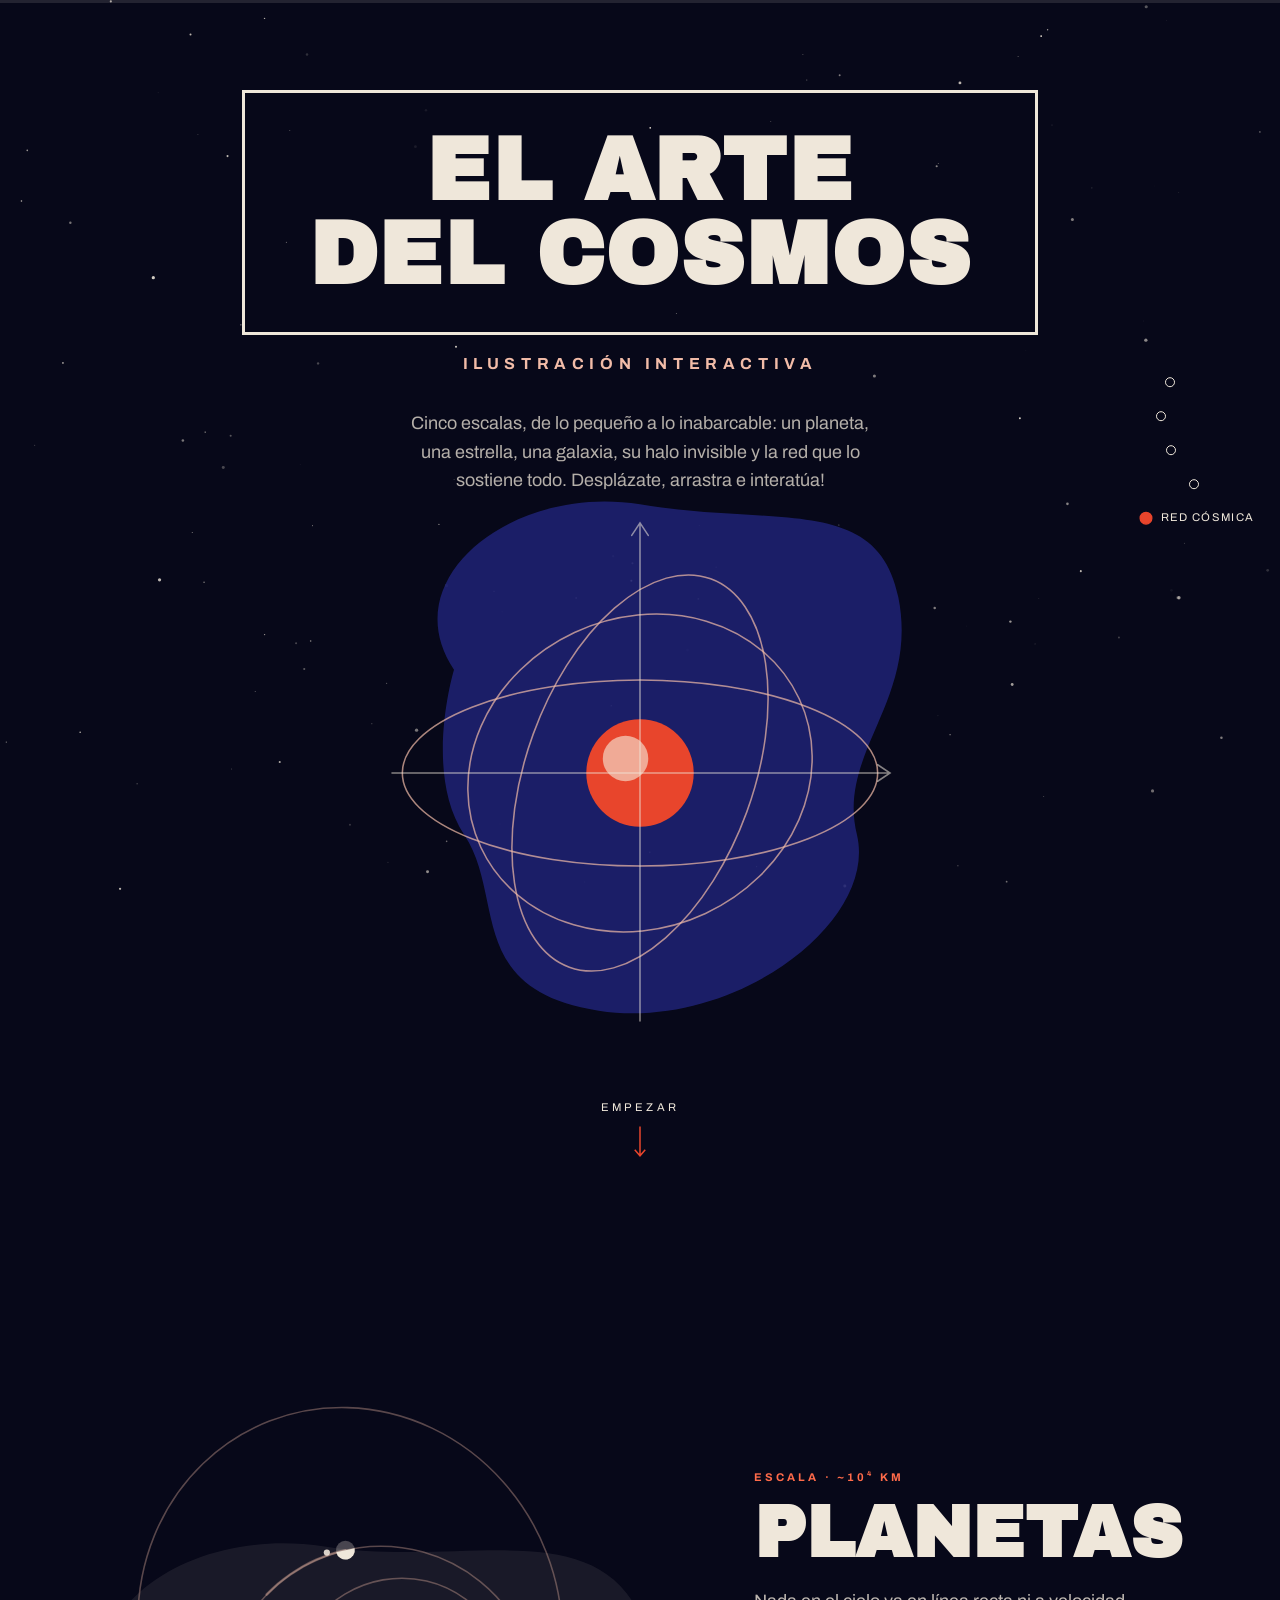
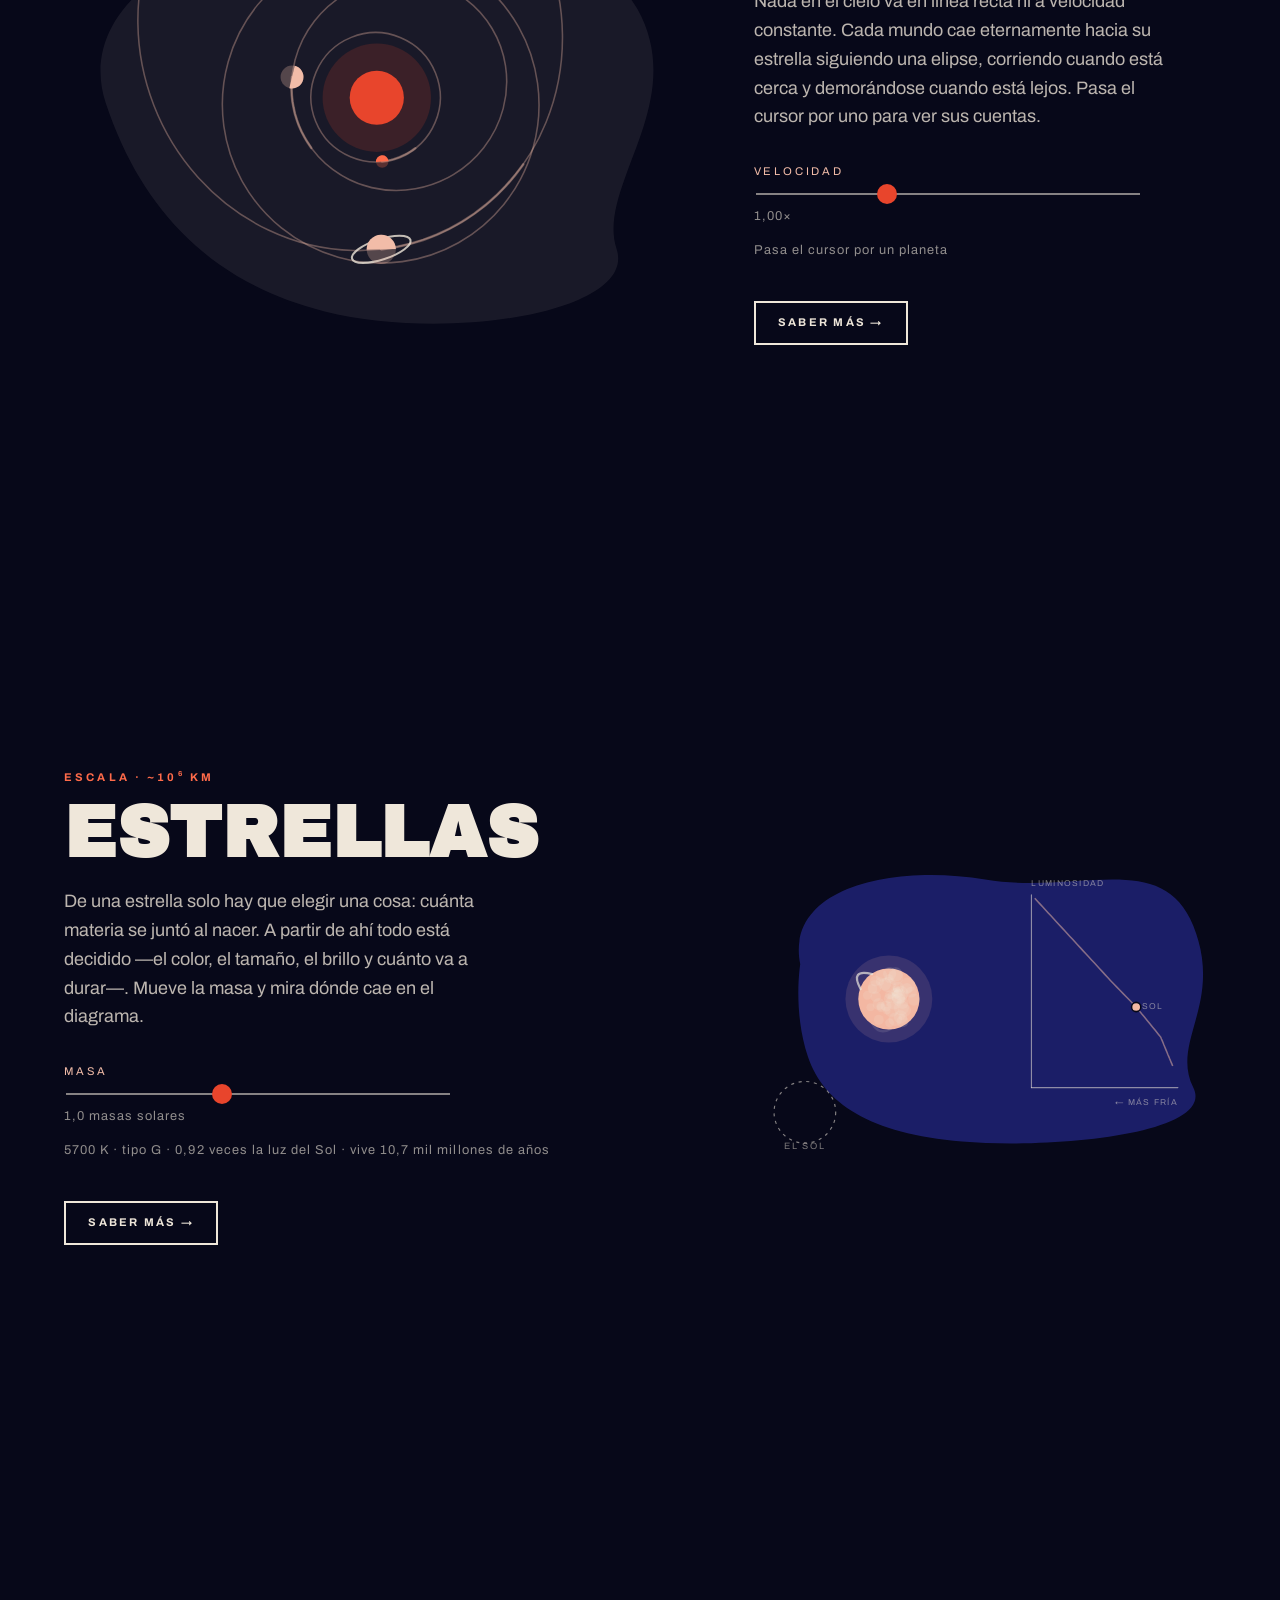
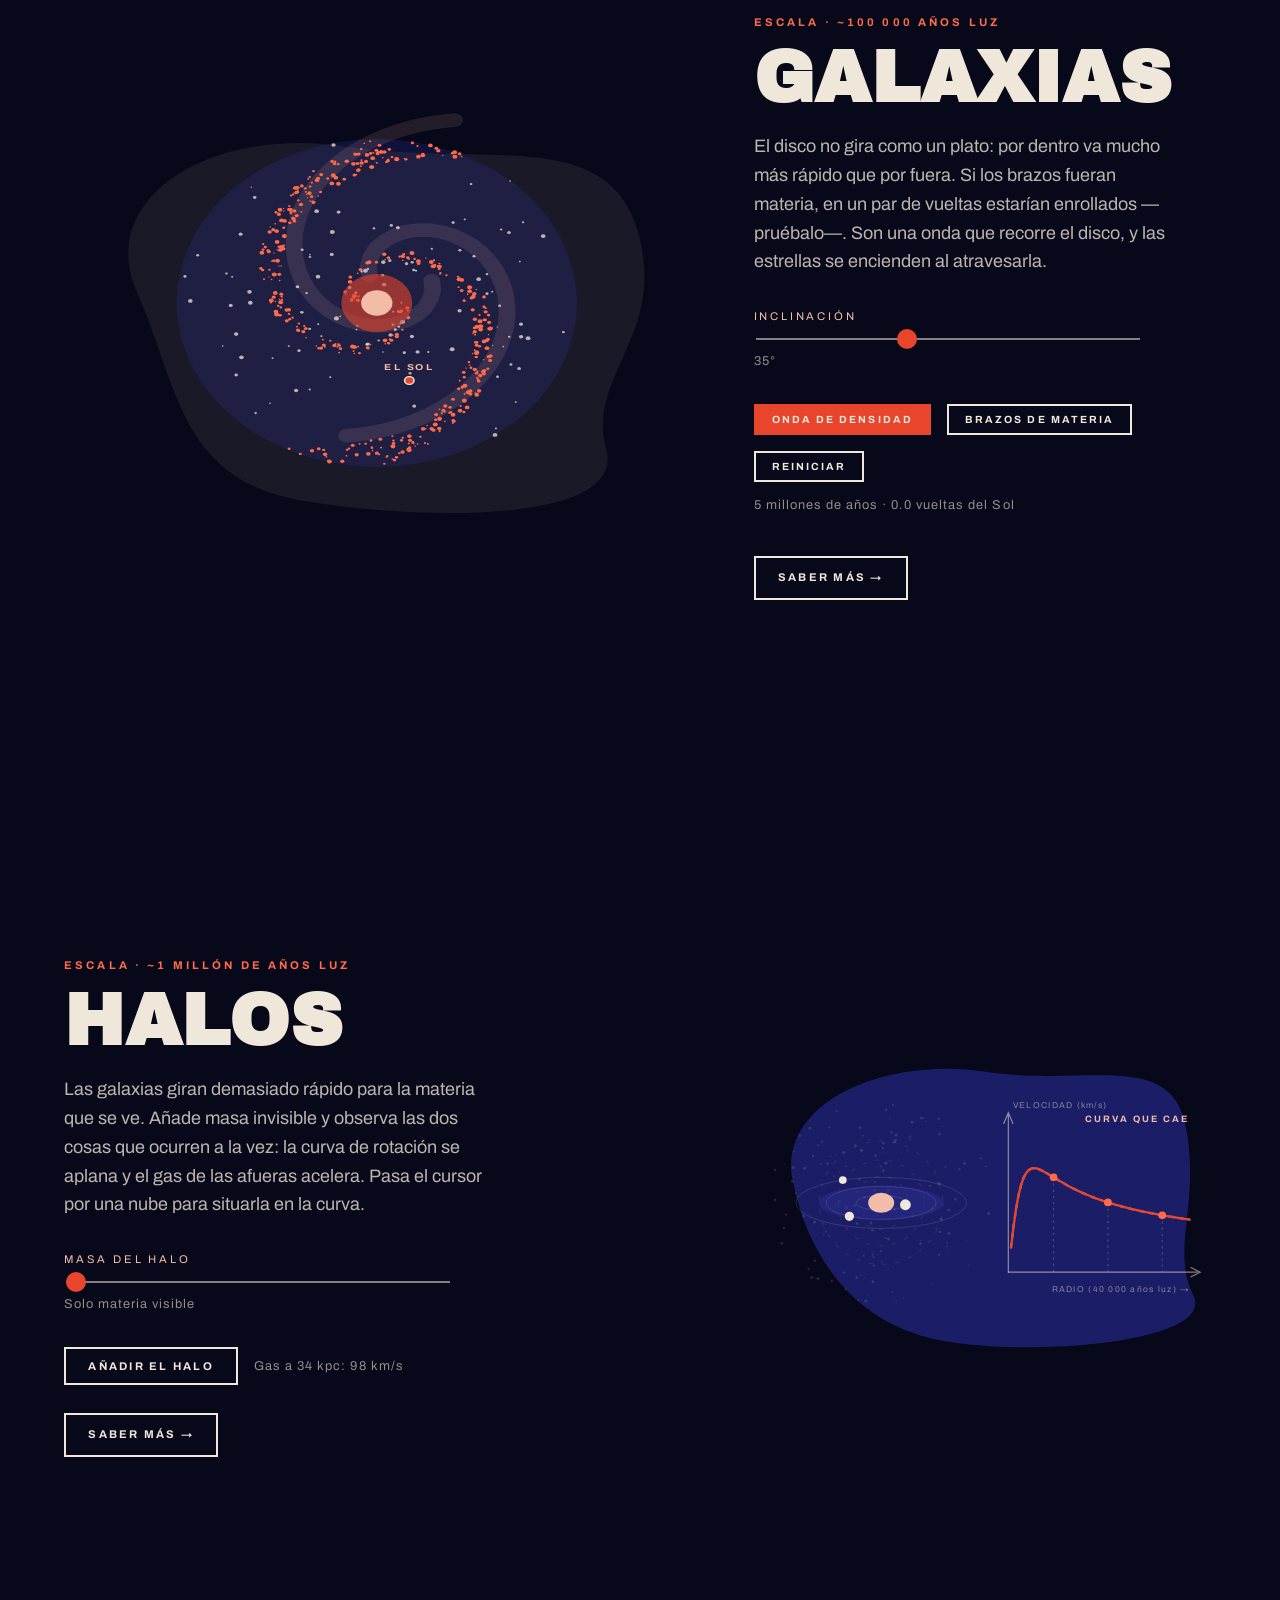
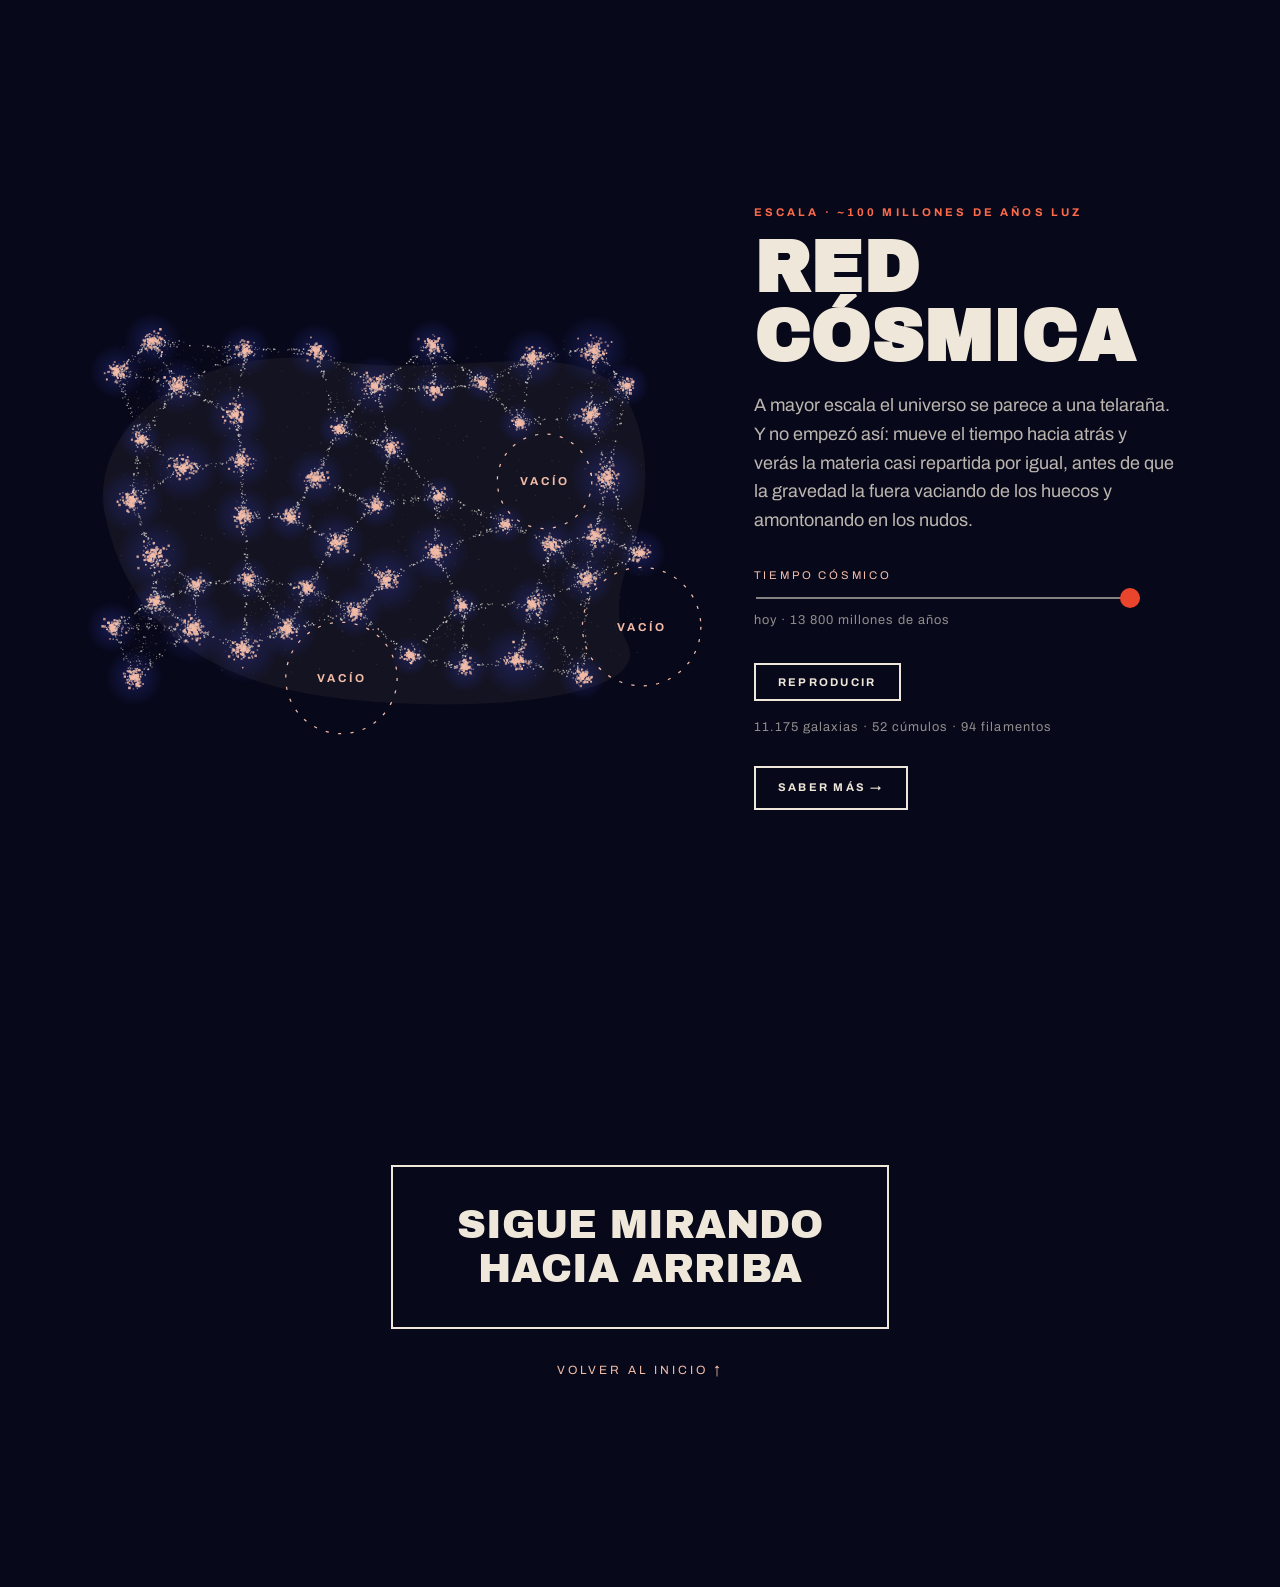
<file: index.html>
<!DOCTYPE html>
<html lang="es">
<head>
<meta charset="utf-8">
<meta name="viewport" content="width=device-width, initial-scale=1, viewport-fit=cover">
<title>El arte del cosmos</title>
<meta name="description" content="Una pieza interactiva sobre la belleza del cosmos, de los planetas a la red cósmica.">
<link rel="preconnect" href="https://fonts.googleapis.com">
<link rel="preconnect" href="https://fonts.gstatic.com" crossorigin>
<link href="https://fonts.googleapis.com/css2?family=Archivo+Black&family=Archivo:wght@400;600;700&display=swap" rel="stylesheet">
<link rel="stylesheet" href="css/style.css">
</head>
<body>

<!-- Campo de estrellas de fondo (canvas, dibujado en js/main.js) -->
<canvas id="starfield" class="starfield" aria-hidden="true"></canvas>

<!-- Barra de progreso de scroll -->
<div class="progress" aria-hidden="true"><span id="progressBar" class="progress__bar"></span></div>

<!-- Navegación lateral: un punto por escala -->
<nav class="dots" aria-label="Escalas">
  <a href="#planetas"    data-dot="planetas"><span></span><em>Planetas</em></a>
  <a href="#estrellas"   data-dot="estrellas"><span></span><em>Estrellas</em></a>
  <a href="#galaxias"    data-dot="galaxias"><span></span><em>Galaxias</em></a>
  <a href="#halos"       data-dot="halos"><span></span><em>Halos</em></a>
  <a href="#red-cosmica" data-dot="red-cosmica"><span></span><em>Red cósmica</em></a>
</nav>

<!-- ============================= HERO ============================= -->
<header class="hero" id="top">
  <div class="frame">
    <h1 class="hero__title">EL ARTE<br>DEL COSMOS</h1>
  </div>
  <p class="hero__kicker">ILUSTRACIÓN INTERACTIVA</p>

  <p class="hero__intro">
    Cinco escalas, de lo pequeño a lo inabarcable: un planeta, una estrella,
    una galaxia, su halo invisible y la red que lo sostiene todo.
    Desplázate, arrastra e interatúa!
  </p>

  <a class="scroll-cue" href="#planetas">
    <span>EMPEZAR</span>
    <svg viewBox="0 0 24 48" aria-hidden="true"><path d="M12 2 V40 M5 33 L12 41 L19 33" /></svg>
  </a>

  <!-- Ilustración del hero: sistema orbital decorativo -->
  <svg class="hero__art" viewBox="0 0 600 600" aria-hidden="true">
    <path class="blob blob--violet" d="M120 200C60 110 180 20 300 40c130 22 230-10 250 90 20 100-60 150-40 230 20 85-120 190-250 170S170 420 130 360c-40-60-10-160-10-160Z"/>
    <g class="hero__rings">
      <ellipse class="ring" cx="300" cy="300" rx="230" ry="90"/>
      <ellipse class="ring" cx="300" cy="300" rx="170" ry="150" transform="rotate(-25 300 300)"/>
      <ellipse class="ring" cx="300" cy="300" rx="110" ry="200" transform="rotate(20 300 300)"/>
    </g>
    <circle class="sun" cx="300" cy="300" r="52"/>
    <circle class="sun-core" cx="286" cy="286" r="22"/>
    <g class="axes">
      <path d="M60 300 H540 M530 292 L542 300 L530 308"/>
      <path d="M300 540 V60 M292 70 L300 58 L308 70"/>
    </g>
  </svg>
</header>

<main>

  <!-- =========================== 1. PLANETAS =========================== -->
  <!-- Las órbitas las resuelve js/planets.js: aquí solo va el fondo -->
  <section class="scene scene--left" id="planetas" data-scene="planetas">
    <div class="scene__stage">
      <svg class="art" id="planetArt" viewBox="0 0 600 420" role="img"
           aria-label="Cuatro planetas recorriendo órbitas elípticas alrededor de su estrella">
        <path class="blob blob--cream" d="M40 210C10 120 120 40 250 60c130 20 250-30 300 60s-40 170-20 230-160 90-280 60S70 300 40 210Z"/>
      </svg>
    </div>

    <div class="scene__text">
      <p class="scene__scale">ESCALA · ~10<sup>4</sup> KM</p>
      <h2 class="scene__label">PLANETAS</h2>
      <p class="scene__copy">
        Nada en el cielo va en línea recta ni a velocidad constante. Cada mundo cae
        eternamente hacia su estrella siguiendo una elipse, corriendo cuando está cerca
        y demorándose cuando está lejos. Pasa el cursor por uno para ver sus cuentas.
      </p>
      <div class="control">
        <label for="planetSpeed">VELOCIDAD</label>
        <input id="planetSpeed" type="range" min="0" max="3" step="0.05" value="1">
        <output id="planetSpeedOut">1,00×</output>
      </div>
      <p class="readout" id="planetReadout">—</p>
      <a class="btn btn--ghost scene__more" href="planetas.html">SABER MÁS →</a>
    </div>
  </section>

  <!-- ============================ 2. ESTRELLAS ============================ -->
  <!-- La estrella la modela js/stars.js: aquí solo va el fondo -->
  <section class="scene scene--right" id="estrellas" data-scene="estrellas">
    <div class="scene__stage">
      <svg class="art" id="starArt" viewBox="0 0 600 420" role="img"
           aria-label="Una estrella cuya masa decide su color, su tamaño y su vida">
        <path class="blob blob--violet" d="M60 160C40 60 180 30 300 50s230-40 270 60-30 150 0 210-180 80-300 70S90 340 70 280s-10-120-10-120Z"/>
      </svg>
    </div>

    <div class="scene__text">
      <p class="scene__scale">ESCALA · ~10<sup>6</sup> KM</p>
      <h2 class="scene__label">ESTRELLAS</h2>
      <p class="scene__copy">
        De una estrella solo hay que elegir una cosa: cuánta materia se juntó al nacer.
        A partir de ahí todo está decidido —el color, el tamaño, el brillo y cuánto va a
        durar—. Mueve la masa y mira dónde cae en el diagrama.
      </p>
      <div class="control">
        <label for="starMass">MASA</label>
        <input id="starMass" type="range" min="0" max="100" step="0.5" value="40">
        <output id="starMassOut">1,0 masas solares</output>
      </div>
      <p class="readout" id="starDetail">—</p>
      <a class="btn btn--ghost scene__more" href="estrellas.html">SABER MÁS →</a>
    </div>
  </section>

  <!-- =========================== 3. GALAXIAS =========================== -->
  <!-- El disco lo siembra y lo hace girar js/galaxies.js -->
  <section class="scene scene--left" id="galaxias" data-scene="galaxias">
    <div class="scene__stage">
      <svg class="art" id="galaxyArt" viewBox="0 0 600 420" role="img"
           aria-label="Disco galáctico en rotación diferencial con brazos espirales">
        <path class="blob blob--cream" d="M70 200C30 110 140 40 270 60s250-20 280 80-50 140-30 210-170 70-290 50S110 290 70 200Z"/>
      </svg>
    </div>

    <div class="scene__text">
      <p class="scene__scale">ESCALA · ~100 000 AÑOS LUZ</p>
      <h2 class="scene__label">GALAXIAS</h2>
      <p class="scene__copy">
        El disco no gira como un plato: por dentro va mucho más rápido que por fuera.
        Si los brazos fueran materia, en un par de vueltas estarían enrollados —pruébalo—.
        Son una onda que recorre el disco, y las estrellas se encienden al atravesarla.
      </p>
      <div class="control">
        <label for="galaxyTilt">INCLINACIÓN</label>
        <input id="galaxyTilt" type="range" min="0" max="90" step="1" value="35">
        <output id="galaxyTiltOut">35°</output>
      </div>
      <div class="control control--row">
        <button class="btn btn--sm" id="galaxyWave" type="button" aria-pressed="true">ONDA DE DENSIDAD</button>
        <button class="btn btn--sm" id="galaxyMatter" type="button" aria-pressed="false">BRAZOS DE MATERIA</button>
        <button class="btn btn--sm" id="galaxyReset" type="button">REINICIAR</button>
      </div>
      <p class="readout" id="galaxyClock">—</p>
      <a class="btn btn--ghost scene__more" href="galaxias.html">SABER MÁS →</a>
    </div>
  </section>

  <!-- ============================= 4. HALOS ============================= -->
  <!-- La ilustración la construye js/halos.js: el SVG solo aporta el fondo -->
  <section class="scene scene--right" id="halos" data-scene="halos">
    <div class="scene__stage">
      <svg class="art" id="haloArt" viewBox="0 0 600 420" role="img"
           aria-label="Halo de materia oscura y curva de rotación calculada en vivo">
        <path class="blob blob--violet" d="M50 180C30 80 170 20 300 40s240-30 260 70-20 160 10 220-200 80-320 60S70 280 50 180Z"/>
      </svg>
    </div>

    <div class="scene__text">
      <p class="scene__scale">ESCALA · ~1 MILLÓN DE AÑOS LUZ</p>
      <h2 class="scene__label">HALOS</h2>
      <p class="scene__copy">
        Las galaxias giran demasiado rápido para la materia que se ve. Añade masa
        invisible y observa las dos cosas que ocurren a la vez: la curva de rotación
        se aplana y el gas de las afueras acelera. Pasa el cursor por una nube para
        situarla en la curva.
      </p>
      <div class="control">
        <label for="haloMass">MASA DEL HALO</label>
        <input id="haloMass" type="range" min="0" max="100" step="1" value="0">
        <output id="haloRatio">Solo materia visible</output>
      </div>
      <div class="control control--row">
        <button class="btn" id="haloPreset" type="button" aria-pressed="false">AÑADIR EL HALO</button>
        <span class="readout" id="haloVel">Gas a 34 kpc: — km/s</span>
      </div>
      <a class="btn btn--ghost scene__more" href="halos.html">SABER MÁS →</a>
    </div>
  </section>

  <!-- ========================== 5. RED CÓSMICA ========================== -->
  <!-- La red la siembra js/web.js: el SVG solo aporta el fondo -->
  <section class="scene scene--left" id="red-cosmica" data-scene="red-cosmica">
    <div class="scene__stage">
      <div class="web-stage">
        <canvas id="webCanvas" class="web-canvas"></canvas>
        <svg class="web-overlay" id="webArt" viewBox="0 0 600 420" role="img"
             aria-label="Red cósmica formada por miles de galaxias que se agrupan con el tiempo"></svg>
      </div>
    </div>

    <div class="scene__text">
      <p class="scene__scale">ESCALA · ~100 MILLONES DE AÑOS LUZ</p>
      <h2 class="scene__label">RED CÓSMICA</h2>
      <p class="scene__copy">
        A mayor escala el universo se parece a una telaraña. Y no empezó así: mueve
        el tiempo hacia atrás y verás la materia casi repartida por igual, antes de que
        la gravedad la fuera vaciando de los huecos y amontonando en los nudos.
      </p>
      <div class="control">
        <label for="webTime">TIEMPO CÓSMICO</label>
        <input id="webTime" type="range" min="0" max="100" step="1" value="100">
        <output id="webAge">hoy · 13 800 millones de años</output>
      </div>
      <div class="control control--row">
        <button class="btn" id="webPlay" type="button" aria-pressed="false">REPRODUCIR</button>
        <span class="readout" id="webReadout">—</span>
      </div>
      <a class="btn btn--ghost scene__more" href="red-cosmica.html">SABER MÁS →</a>
    </div>
  </section>

</main>

<!-- ============================= OUTRO ============================= -->
<footer class="outro">
  <div class="frame frame--sm">
    <p>SIGUE MIRANDO<br>HACIA ARRIBA</p>
  </div>
  <a class="back-to-top" href="#top">VOLVER AL INICIO ↑</a>
</footer>

<script src="js/common.js"></script>
<script src="js/main.js"></script>
<script src="js/planets.js"></script>
<script src="js/stars.js"></script>
<script src="js/galaxies.js"></script>
<script src="js/halos.js"></script>
<script src="js/web.js"></script>
</body>
</html>
</file>
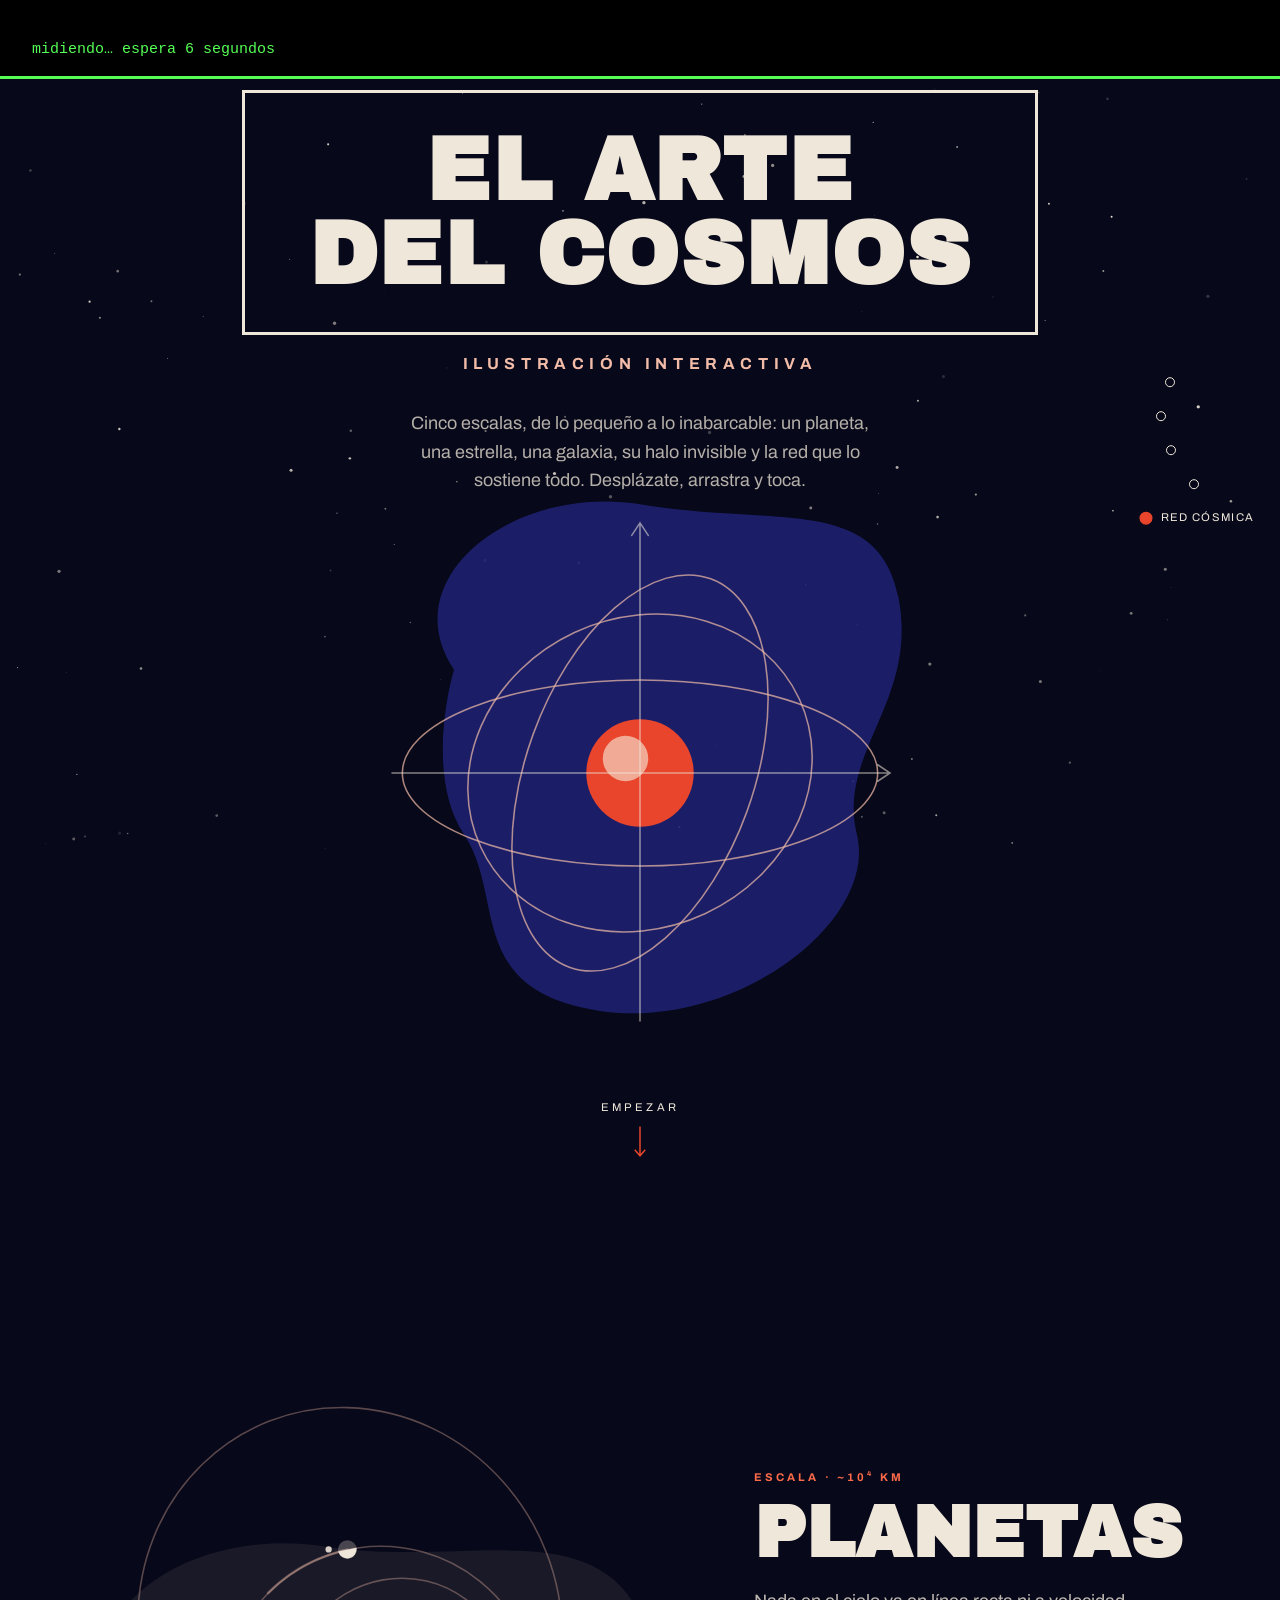
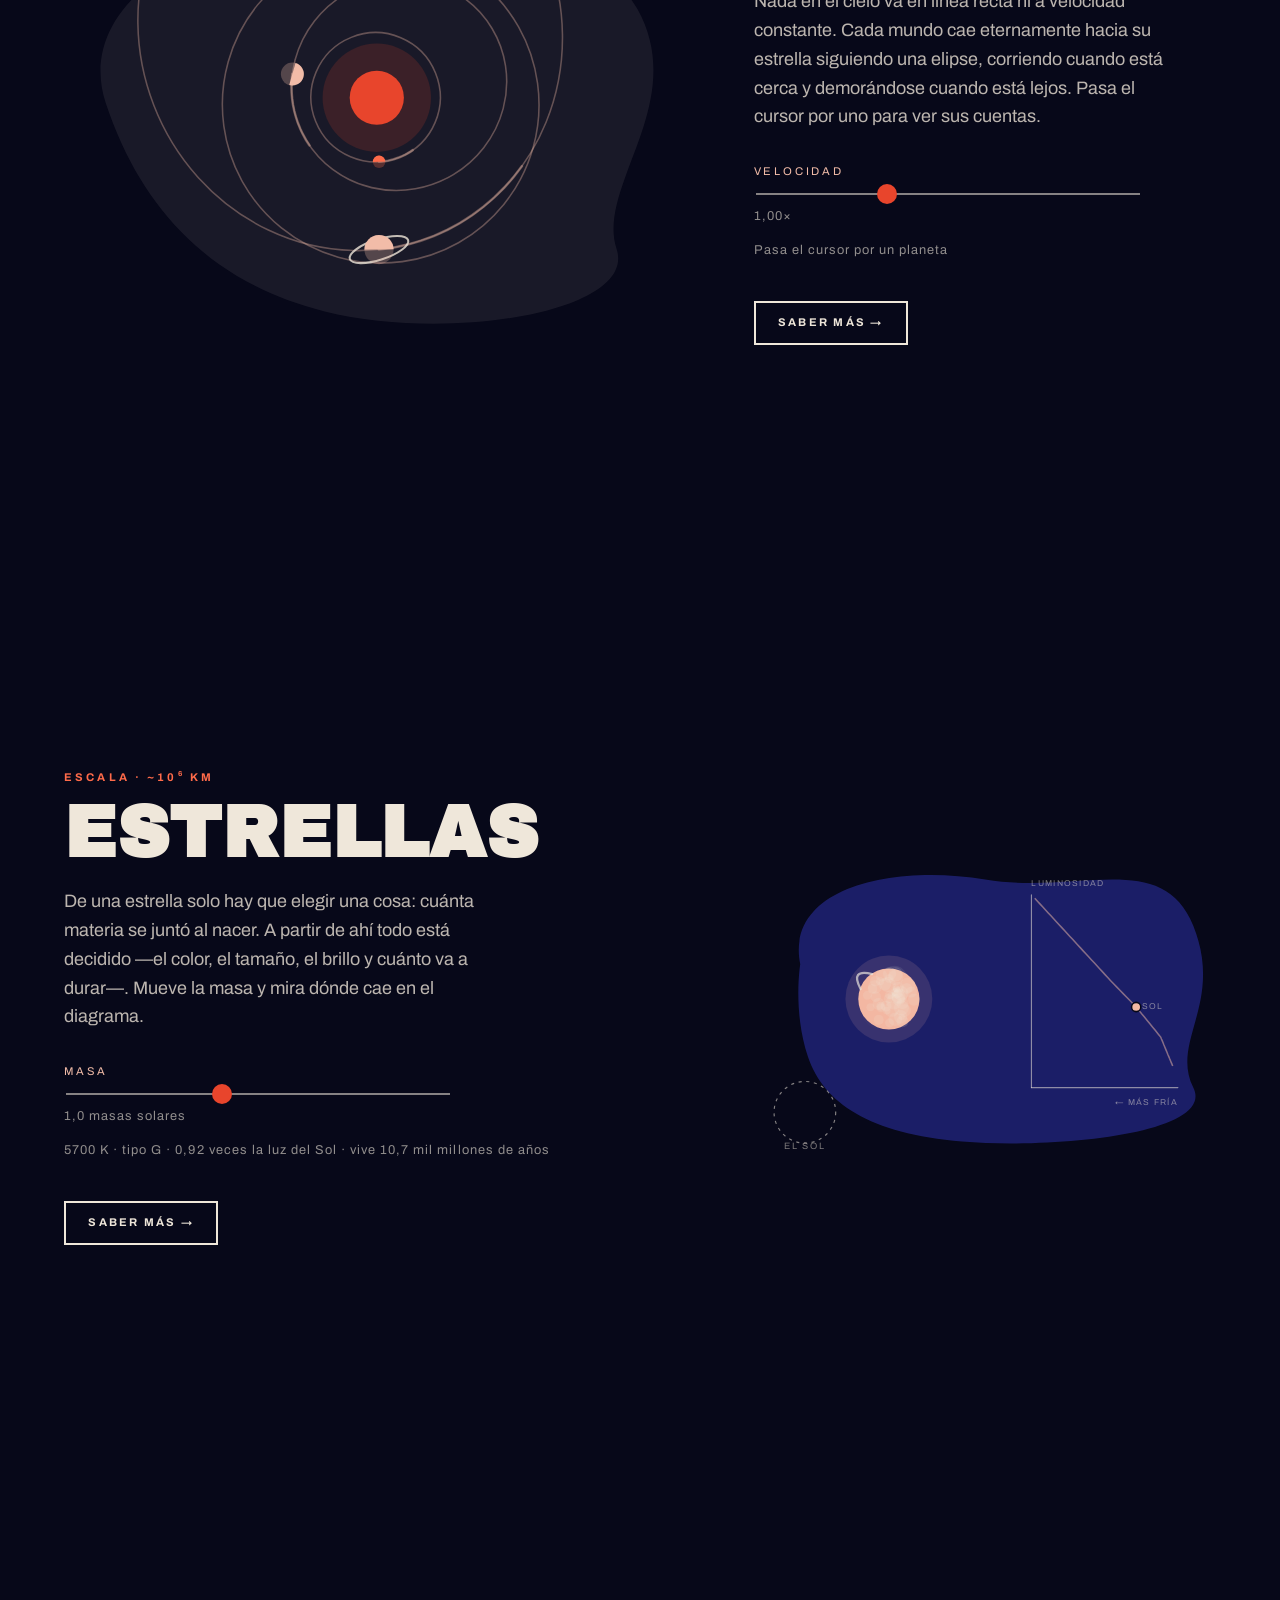
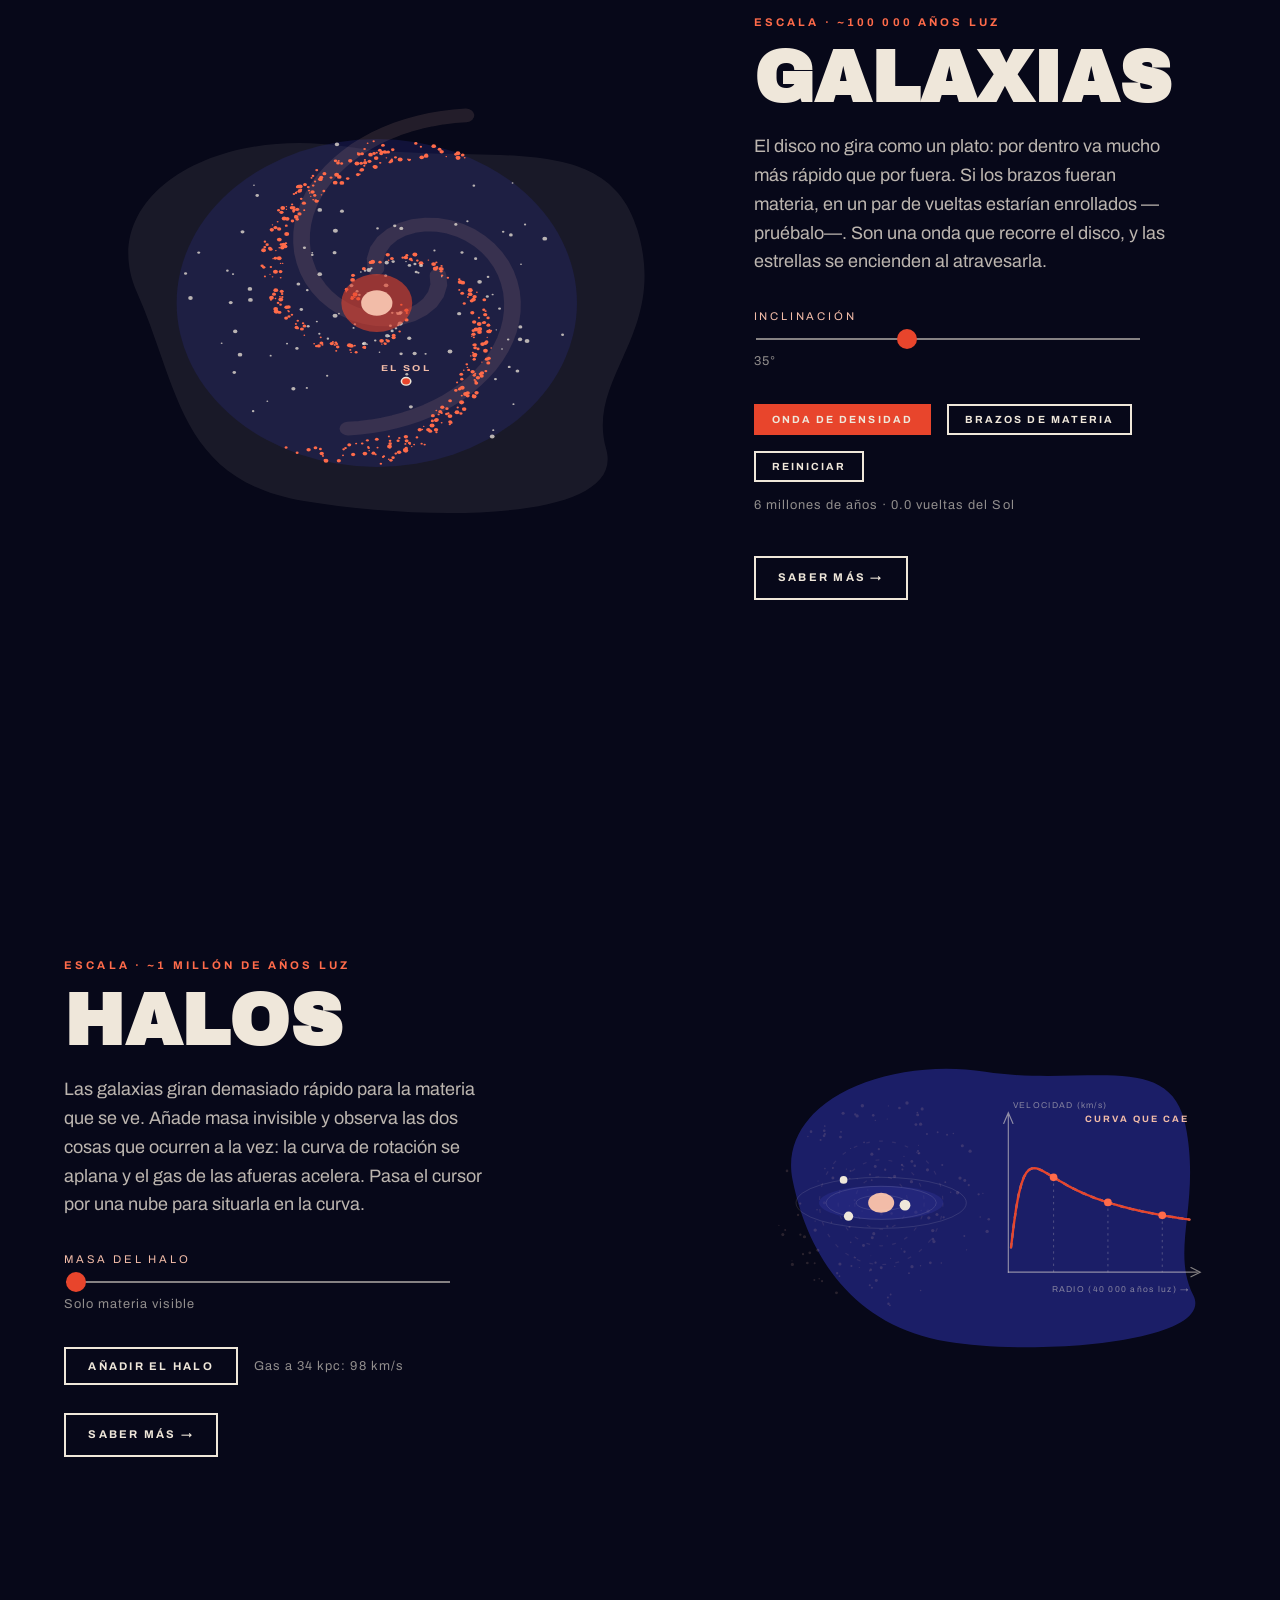
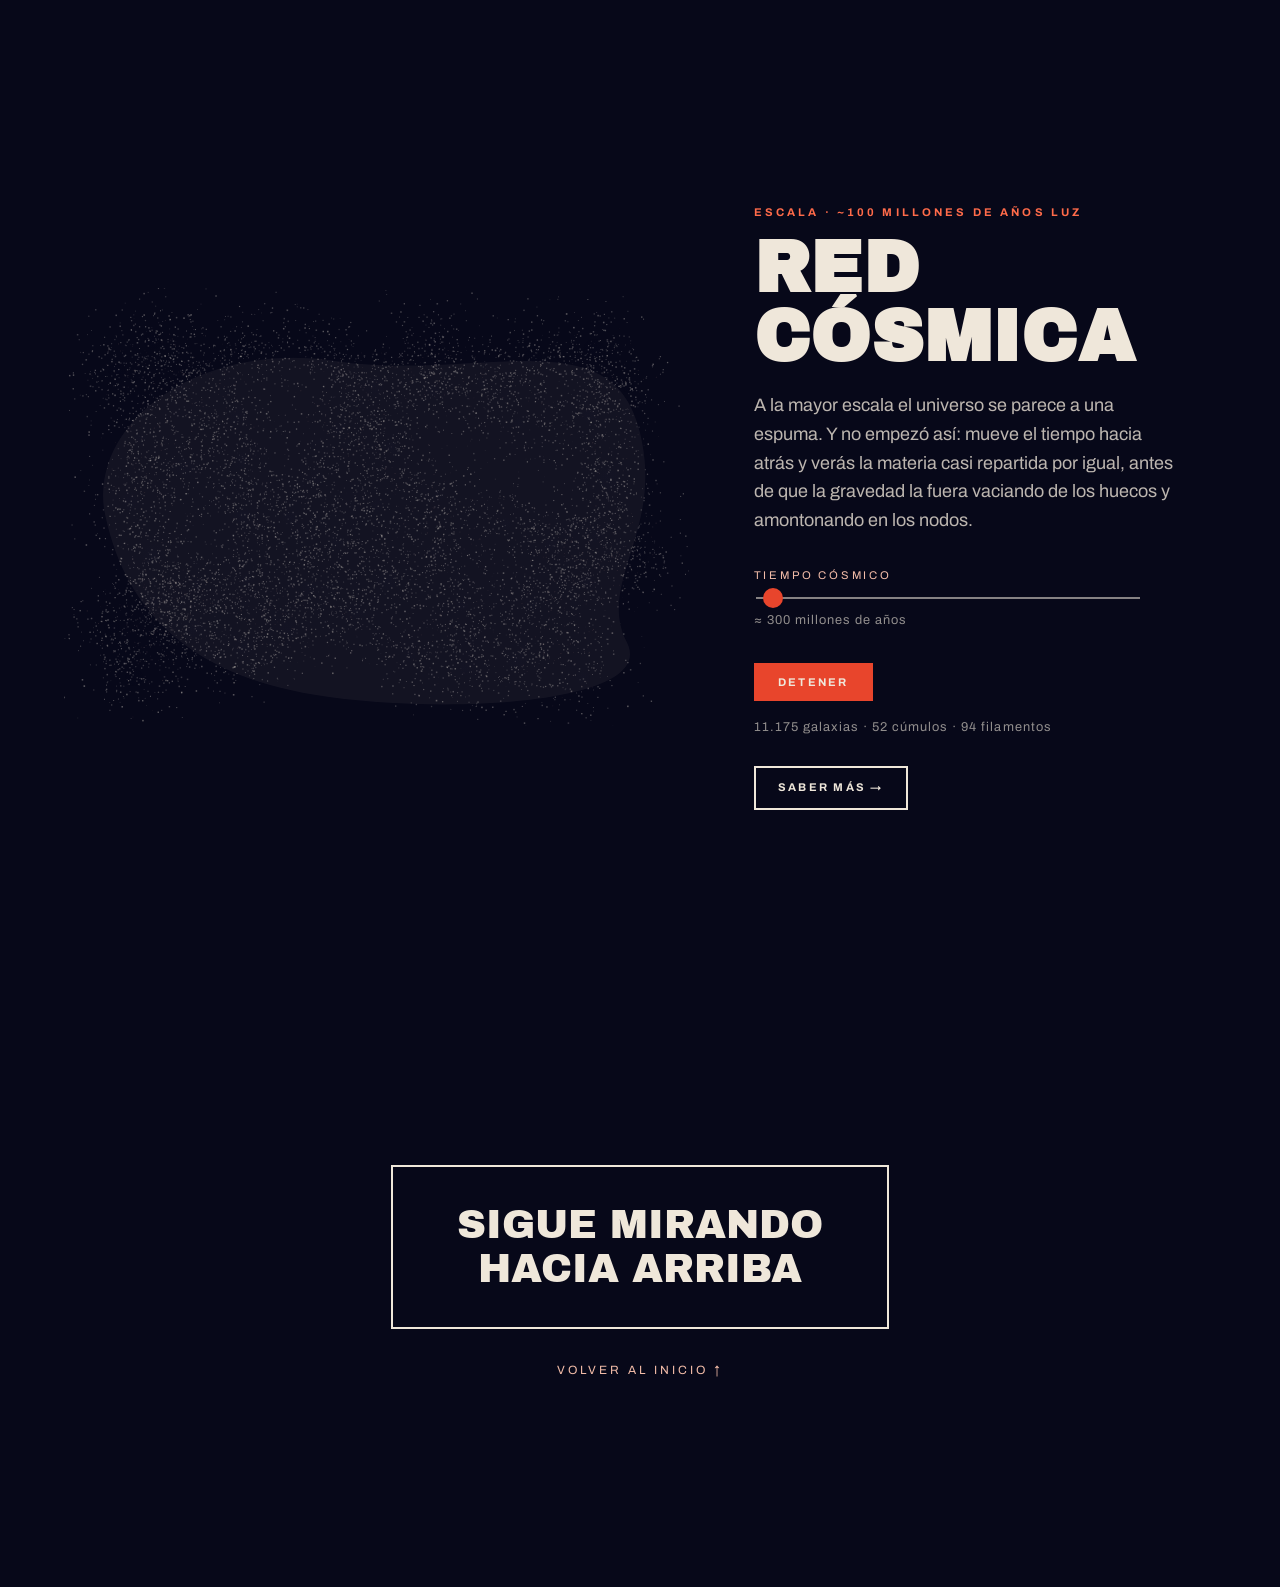
<file: _diagnostico.html>
<!DOCTYPE html>
<html lang="es">
<head>
<meta charset="utf-8">
<meta name="viewport" content="width=device-width, initial-scale=1, viewport-fit=cover">
<title>El arte del cosmos</title>
<meta name="description" content="Una pieza interactiva sobre la belleza del cosmos, de los planetas a la red cósmica.">
<link rel="preconnect" href="https://fonts.googleapis.com">
<link rel="preconnect" href="https://fonts.gstatic.com" crossorigin>
<link href="https://fonts.googleapis.com/css2?family=Archivo+Black&family=Archivo:wght@400;600;700&display=swap" rel="stylesheet">
<link rel="stylesheet" href="css/style.css">
</head>
<body>

<!-- Campo de estrellas de fondo (canvas, dibujado en js/main.js) -->
<canvas id="starfield" class="starfield" aria-hidden="true"></canvas>

<!-- Barra de progreso de scroll -->
<div class="progress" aria-hidden="true"><span id="progressBar" class="progress__bar"></span></div>

<!-- Navegación lateral: un punto por escala -->
<nav class="dots" aria-label="Escalas">
  <a href="#planetas"    data-dot="planetas"><span></span><em>Planetas</em></a>
  <a href="#estrellas"   data-dot="estrellas"><span></span><em>Estrellas</em></a>
  <a href="#galaxias"    data-dot="galaxias"><span></span><em>Galaxias</em></a>
  <a href="#halos"       data-dot="halos"><span></span><em>Halos</em></a>
  <a href="#red-cosmica" data-dot="red-cosmica"><span></span><em>Red cósmica</em></a>
</nav>

<!-- ============================= HERO ============================= -->
<header class="hero" id="top">
  <div class="frame">
    <h1 class="hero__title">EL ARTE<br>DEL COSMOS</h1>
  </div>
  <p class="hero__kicker">ILUSTRACIÓN INTERACTIVA</p>

  <p class="hero__intro">
    Cinco escalas, de lo pequeño a lo inabarcable: un planeta, una estrella,
    una galaxia, su halo invisible y la red que lo sostiene todo.
    Desplázate, arrastra y toca.
  </p>

  <a class="scroll-cue" href="#planetas">
    <span>EMPEZAR</span>
    <svg viewBox="0 0 24 48" aria-hidden="true"><path d="M12 2 V40 M5 33 L12 41 L19 33" /></svg>
  </a>

  <!-- Ilustración del hero: sistema orbital decorativo -->
  <svg class="hero__art" viewBox="0 0 600 600" aria-hidden="true">
    <path class="blob blob--violet" d="M120 200C60 110 180 20 300 40c130 22 230-10 250 90 20 100-60 150-40 230 20 85-120 190-250 170S170 420 130 360c-40-60-10-160-10-160Z"/>
    <g class="hero__rings">
      <ellipse class="ring" cx="300" cy="300" rx="230" ry="90"/>
      <ellipse class="ring" cx="300" cy="300" rx="170" ry="150" transform="rotate(-25 300 300)"/>
      <ellipse class="ring" cx="300" cy="300" rx="110" ry="200" transform="rotate(20 300 300)"/>
    </g>
    <circle class="sun" cx="300" cy="300" r="52"/>
    <circle class="sun-core" cx="286" cy="286" r="22"/>
    <g class="axes">
      <path d="M60 300 H540 M530 292 L542 300 L530 308"/>
      <path d="M300 540 V60 M292 70 L300 58 L308 70"/>
    </g>
  </svg>
</header>

<main>

  <!-- =========================== 1. PLANETAS =========================== -->
  <!-- Las órbitas las resuelve js/planets.js: aquí solo va el fondo -->
  <section class="scene scene--left" id="planetas" data-scene="planetas">
    <div class="scene__stage">
      <svg class="art" id="planetArt" viewBox="0 0 600 420" role="img"
           aria-label="Cuatro planetas recorriendo órbitas elípticas alrededor de su estrella">
        <path class="blob blob--cream" d="M40 210C10 120 120 40 250 60c130 20 250-30 300 60s-40 170-20 230-160 90-280 60S70 300 40 210Z"/>
      </svg>
    </div>

    <div class="scene__text">
      <p class="scene__scale">ESCALA · ~10<sup>4</sup> KM</p>
      <h2 class="scene__label">PLANETAS</h2>
      <p class="scene__copy">
        Nada en el cielo va en línea recta ni a velocidad constante. Cada mundo cae
        eternamente hacia su estrella siguiendo una elipse, corriendo cuando está cerca
        y demorándose cuando está lejos. Pasa el cursor por uno para ver sus cuentas.
      </p>
      <div class="control">
        <label for="planetSpeed">VELOCIDAD</label>
        <input id="planetSpeed" type="range" min="0" max="3" step="0.05" value="1">
        <output id="planetSpeedOut">1,00×</output>
      </div>
      <p class="readout" id="planetReadout">—</p>
      <a class="btn btn--ghost scene__more" href="planetas.html">SABER MÁS →</a>
    </div>
  </section>

  <!-- ============================ 2. ESTRELLAS ============================ -->
  <!-- La estrella la modela js/stars.js: aquí solo va el fondo -->
  <section class="scene scene--right" id="estrellas" data-scene="estrellas">
    <div class="scene__stage">
      <svg class="art" id="starArt" viewBox="0 0 600 420" role="img"
           aria-label="Una estrella cuya masa decide su color, su tamaño y su vida">
        <path class="blob blob--violet" d="M60 160C40 60 180 30 300 50s230-40 270 60-30 150 0 210-180 80-300 70S90 340 70 280s-10-120-10-120Z"/>
      </svg>
    </div>

    <div class="scene__text">
      <p class="scene__scale">ESCALA · ~10<sup>6</sup> KM</p>
      <h2 class="scene__label">ESTRELLAS</h2>
      <p class="scene__copy">
        De una estrella solo hay que elegir una cosa: cuánta materia se juntó al nacer.
        A partir de ahí todo está decidido —el color, el tamaño, el brillo y cuánto va a
        durar—. Mueve la masa y mira dónde cae en el diagrama.
      </p>
      <div class="control">
        <label for="starMass">MASA</label>
        <input id="starMass" type="range" min="0" max="100" step="0.5" value="40">
        <output id="starMassOut">1,0 masas solares</output>
      </div>
      <p class="readout" id="starDetail">—</p>
      <a class="btn btn--ghost scene__more" href="estrellas.html">SABER MÁS →</a>
    </div>
  </section>

  <!-- =========================== 3. GALAXIAS =========================== -->
  <!-- El disco lo siembra y lo hace girar js/galaxies.js -->
  <section class="scene scene--left" id="galaxias" data-scene="galaxias">
    <div class="scene__stage">
      <svg class="art" id="galaxyArt" viewBox="0 0 600 420" role="img"
           aria-label="Disco galáctico en rotación diferencial con brazos espirales">
        <path class="blob blob--cream" d="M70 200C30 110 140 40 270 60s250-20 280 80-50 140-30 210-170 70-290 50S110 290 70 200Z"/>
      </svg>
    </div>

    <div class="scene__text">
      <p class="scene__scale">ESCALA · ~100 000 AÑOS LUZ</p>
      <h2 class="scene__label">GALAXIAS</h2>
      <p class="scene__copy">
        El disco no gira como un plato: por dentro va mucho más rápido que por fuera.
        Si los brazos fueran materia, en un par de vueltas estarían enrollados —pruébalo—.
        Son una onda que recorre el disco, y las estrellas se encienden al atravesarla.
      </p>
      <div class="control">
        <label for="galaxyTilt">INCLINACIÓN</label>
        <input id="galaxyTilt" type="range" min="0" max="90" step="1" value="35">
        <output id="galaxyTiltOut">35°</output>
      </div>
      <div class="control control--row">
        <button class="btn btn--sm" id="galaxyWave" type="button" aria-pressed="true">ONDA DE DENSIDAD</button>
        <button class="btn btn--sm" id="galaxyMatter" type="button" aria-pressed="false">BRAZOS DE MATERIA</button>
        <button class="btn btn--sm" id="galaxyReset" type="button">REINICIAR</button>
      </div>
      <p class="readout" id="galaxyClock">—</p>
      <a class="btn btn--ghost scene__more" href="galaxias.html">SABER MÁS →</a>
    </div>
  </section>

  <!-- ============================= 4. HALOS ============================= -->
  <!-- La ilustración la construye js/halos.js: el SVG solo aporta el fondo -->
  <section class="scene scene--right" id="halos" data-scene="halos">
    <div class="scene__stage">
      <svg class="art" id="haloArt" viewBox="0 0 600 420" role="img"
           aria-label="Halo de materia oscura y curva de rotación calculada en vivo">
        <path class="blob blob--violet" d="M50 180C30 80 170 20 300 40s240-30 260 70-20 160 10 220-200 80-320 60S70 280 50 180Z"/>
      </svg>
    </div>

    <div class="scene__text">
      <p class="scene__scale">ESCALA · ~1 MILLÓN DE AÑOS LUZ</p>
      <h2 class="scene__label">HALOS</h2>
      <p class="scene__copy">
        Las galaxias giran demasiado rápido para la materia que se ve. Añade masa
        invisible y observa las dos cosas que ocurren a la vez: la curva de rotación
        se aplana y el gas de las afueras acelera. Pasa el cursor por una nube para
        situarla en la curva.
      </p>
      <div class="control">
        <label for="haloMass">MASA DEL HALO</label>
        <input id="haloMass" type="range" min="0" max="100" step="1" value="0">
        <output id="haloRatio">Solo materia visible</output>
      </div>
      <div class="control control--row">
        <button class="btn" id="haloPreset" type="button" aria-pressed="false">AÑADIR EL HALO</button>
        <span class="readout" id="haloVel">Gas a 34 kpc: — km/s</span>
      </div>
      <a class="btn btn--ghost scene__more" href="halos.html">SABER MÁS →</a>
    </div>
  </section>

  <!-- ========================== 5. RED CÓSMICA ========================== -->
  <!-- La red la siembra js/web.js: el SVG solo aporta el fondo -->
  <section class="scene scene--left" id="red-cosmica" data-scene="red-cosmica">
    <div class="scene__stage">
      <div class="web-stage">
        <canvas id="webCanvas" class="web-canvas"></canvas>
        <svg class="web-overlay" id="webArt" viewBox="0 0 600 420" role="img"
             aria-label="Red cósmica formada por miles de galaxias que se agrupan con el tiempo"></svg>
      </div>
    </div>

    <div class="scene__text">
      <p class="scene__scale">ESCALA · ~100 MILLONES DE AÑOS LUZ</p>
      <h2 class="scene__label">RED CÓSMICA</h2>
      <p class="scene__copy">
        A la mayor escala el universo se parece a una espuma. Y no empezó así: mueve
        el tiempo hacia atrás y verás la materia casi repartida por igual, antes de que
        la gravedad la fuera vaciando de los huecos y amontonando en los nodos.
      </p>
      <div class="control">
        <label for="webTime">TIEMPO CÓSMICO</label>
        <input id="webTime" type="range" min="0" max="100" step="1" value="100">
        <output id="webAge">hoy · 13 800 millones de años</output>
      </div>
      <div class="control control--row">
        <button class="btn" id="webPlay" type="button" aria-pressed="false">REPRODUCIR</button>
        <span class="readout" id="webReadout">—</span>
      </div>
      <a class="btn btn--ghost scene__more" href="red-cosmica.html">SABER MÁS →</a>
    </div>
  </section>

</main>

<!-- ============================= OUTRO ============================= -->
<footer class="outro">
  <div class="frame frame--sm">
    <p>SIGUE MIRANDO<br>HACIA ARRIBA</p>
  </div>
  <a class="back-to-top" href="#top">VOLVER AL INICIO ↑</a>
</footer>

<script src="js/common.js"></script>
<script src="js/main.js"></script>
<script src="js/planets.js"></script>
<script src="js/stars.js"></script>
<script src="js/galaxies.js"></script>
<script src="js/halos.js"></script>
<script src="js/web.js"></script>

<div id="sonda" style="position:fixed;top:0;left:0;right:0;z-index:9999;background:#000;color:#5f5;
  font:15px/1.6 monospace;padding:14px;white-space:pre-wrap;border-bottom:3px solid #5f5">
  midiendo… espera 6 segundos</div>
<script>
  window.__log = [];
  addEventListener('error', function (e) {
    window.__log.push('ERROR: ' + e.message + ' @' + (e.filename || '').split('/').pop() + ':' + e.lineno);
  });
  var _e = console.error;
  console.error = function () { window.__log.push('console.error: ' + [].slice.call(arguments).map(String).join(' ')); _e.apply(console, arguments); };

  addEventListener('DOMContentLoaded', function () {
    var planeta = document.querySelector('#planetArt .planet-body');
    var pos = function (el) { return el ? (el.getAttribute('transform') || '?') : 'NO EXISTE'; };
    var p0 = pos(planeta);

    setTimeout(function () {
      var play = document.getElementById('webPlay');
      var barra = document.getElementById('webTime');
      var etiqueta0 = play ? play.textContent.trim() : 'NO EXISTE';
      var barra0 = barra ? barra.value : '?';
      if (play) play.dispatchEvent(new MouseEvent('click', { bubbles: true }));

      setTimeout(function () {
        document.getElementById('sonda').textContent =
          'reducir movimiento del sistema: ' + matchMedia('(prefers-reduced-motion: reduce)').matches + '\n'
          + 'planeta al cargar:  ' + p0 + '\n'
          + 'planeta 3 s después: ' + pos(planeta) + '   <- si son iguales, las órbitas están congeladas\n'
          + 'botón de la red: "' + etiqueta0 + '" -> "' + (play ? play.textContent.trim() : '?') + '"\n'
          + 'barra de tiempo: ' + barra0 + ' -> ' + (barra ? barra.value : '?') + '   <- si no sube, reproducir no corre\n'
          + 'canvas de la red: ' + (document.getElementById('webCanvas') ? document.getElementById('webCanvas').width + ' px de ancho' : 'NO EXISTE') + '\n'
          + (window.__log.length ? '\n' + window.__log.join('\n') : '\nsin errores de JavaScript');
      }, 3000);
    }, 3000);
  });
</script>
</body>
</html>
</file>
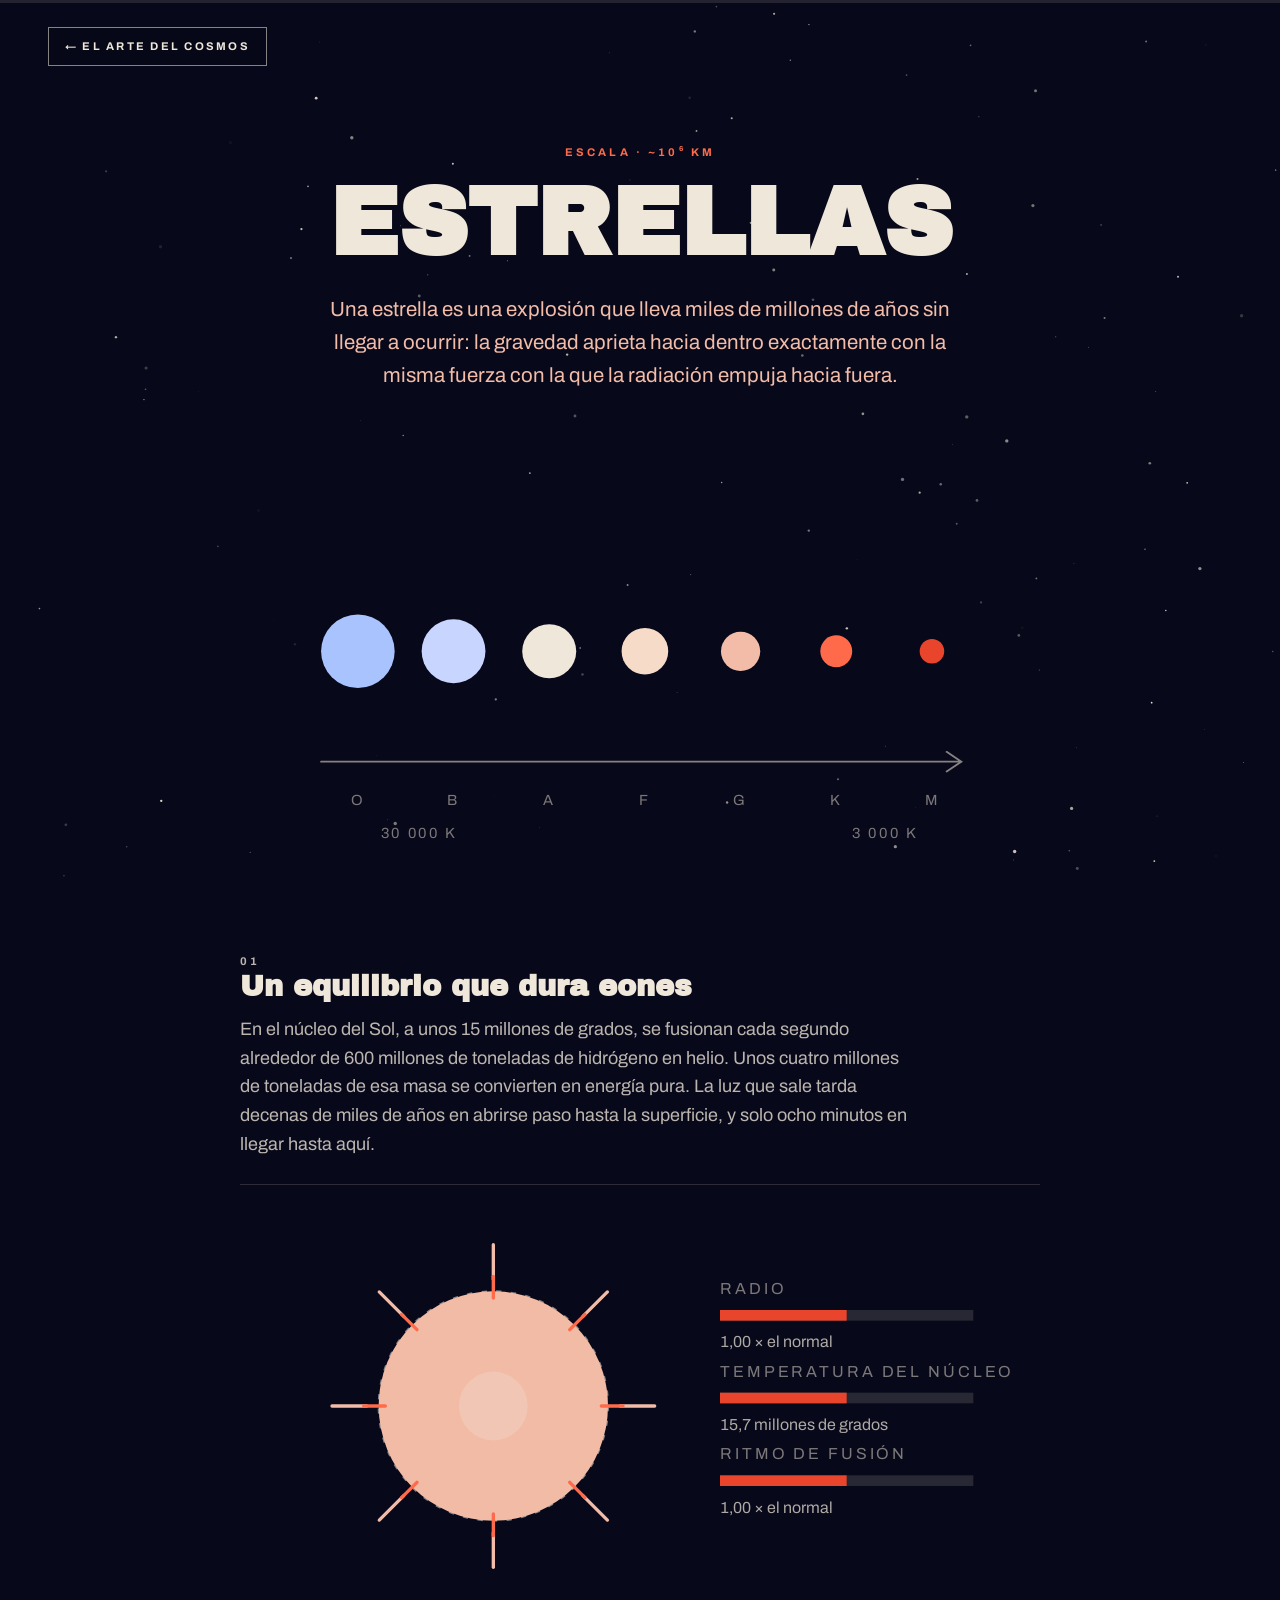
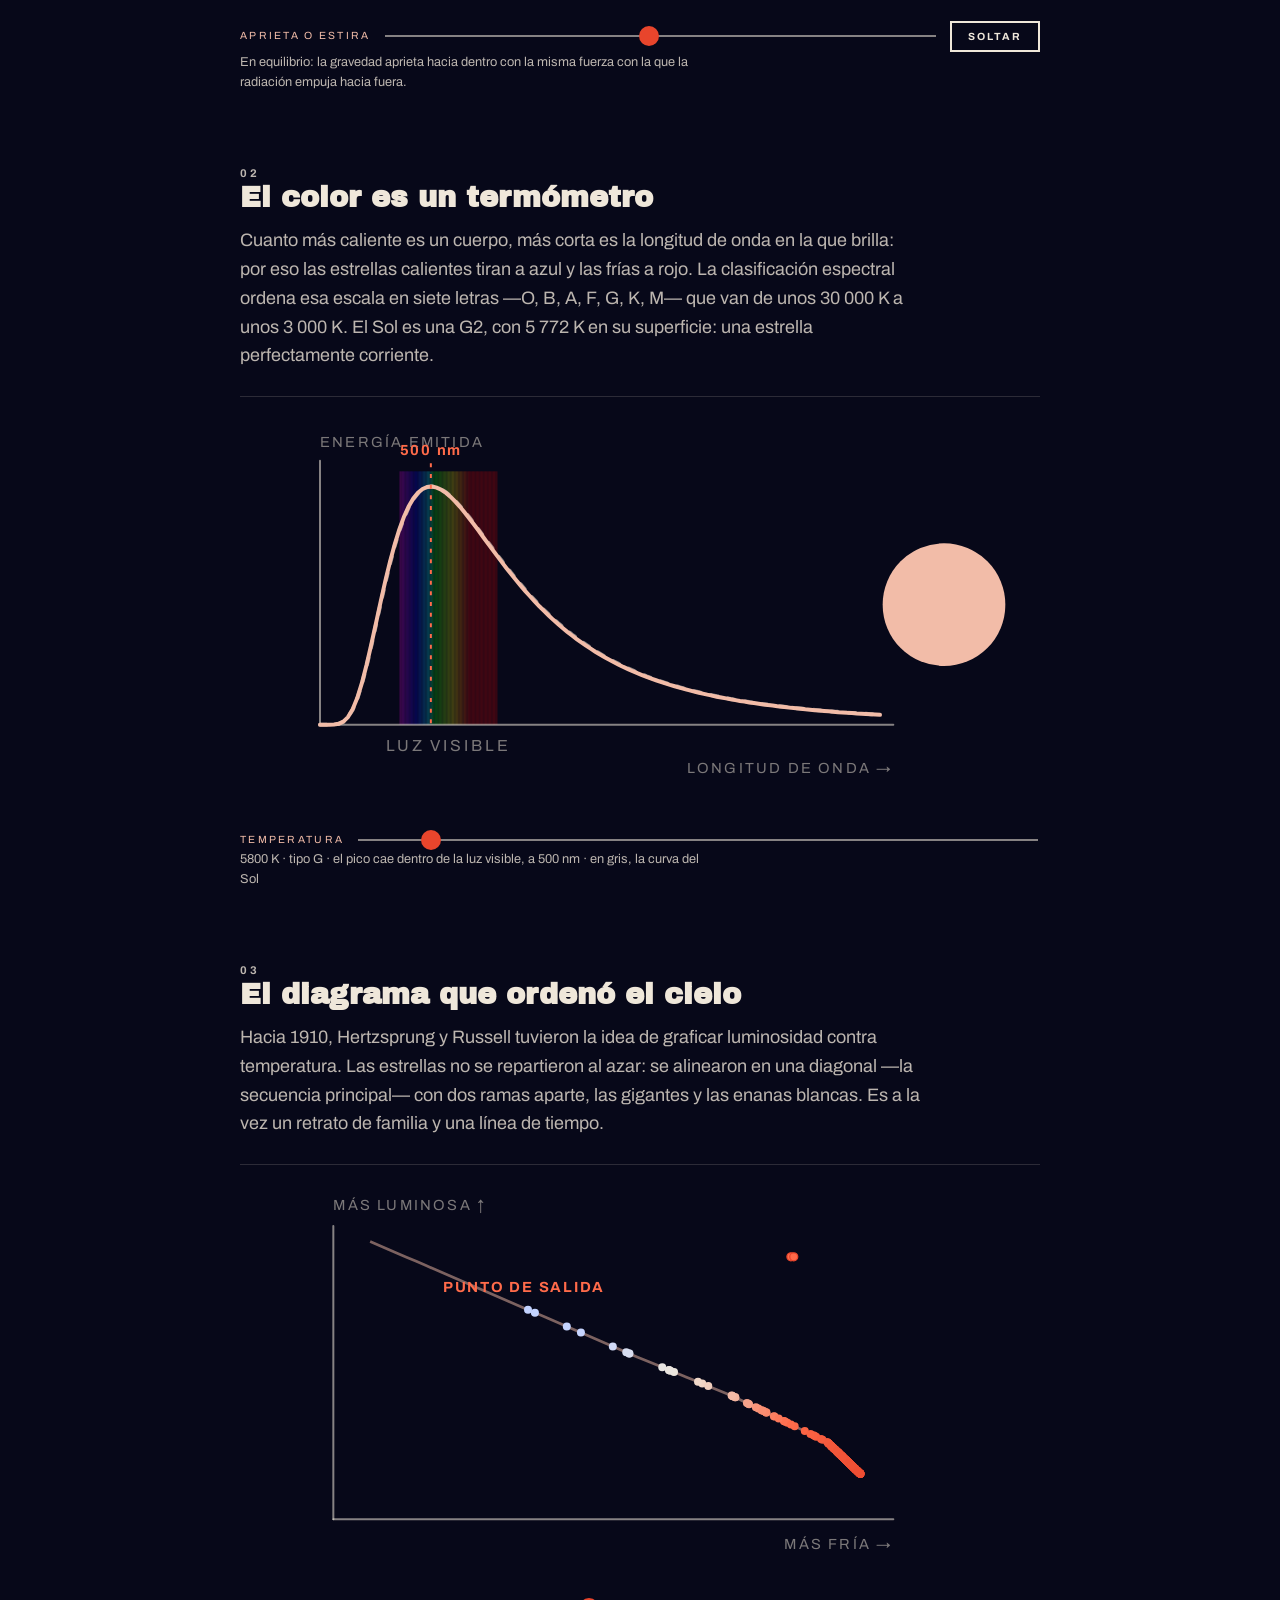
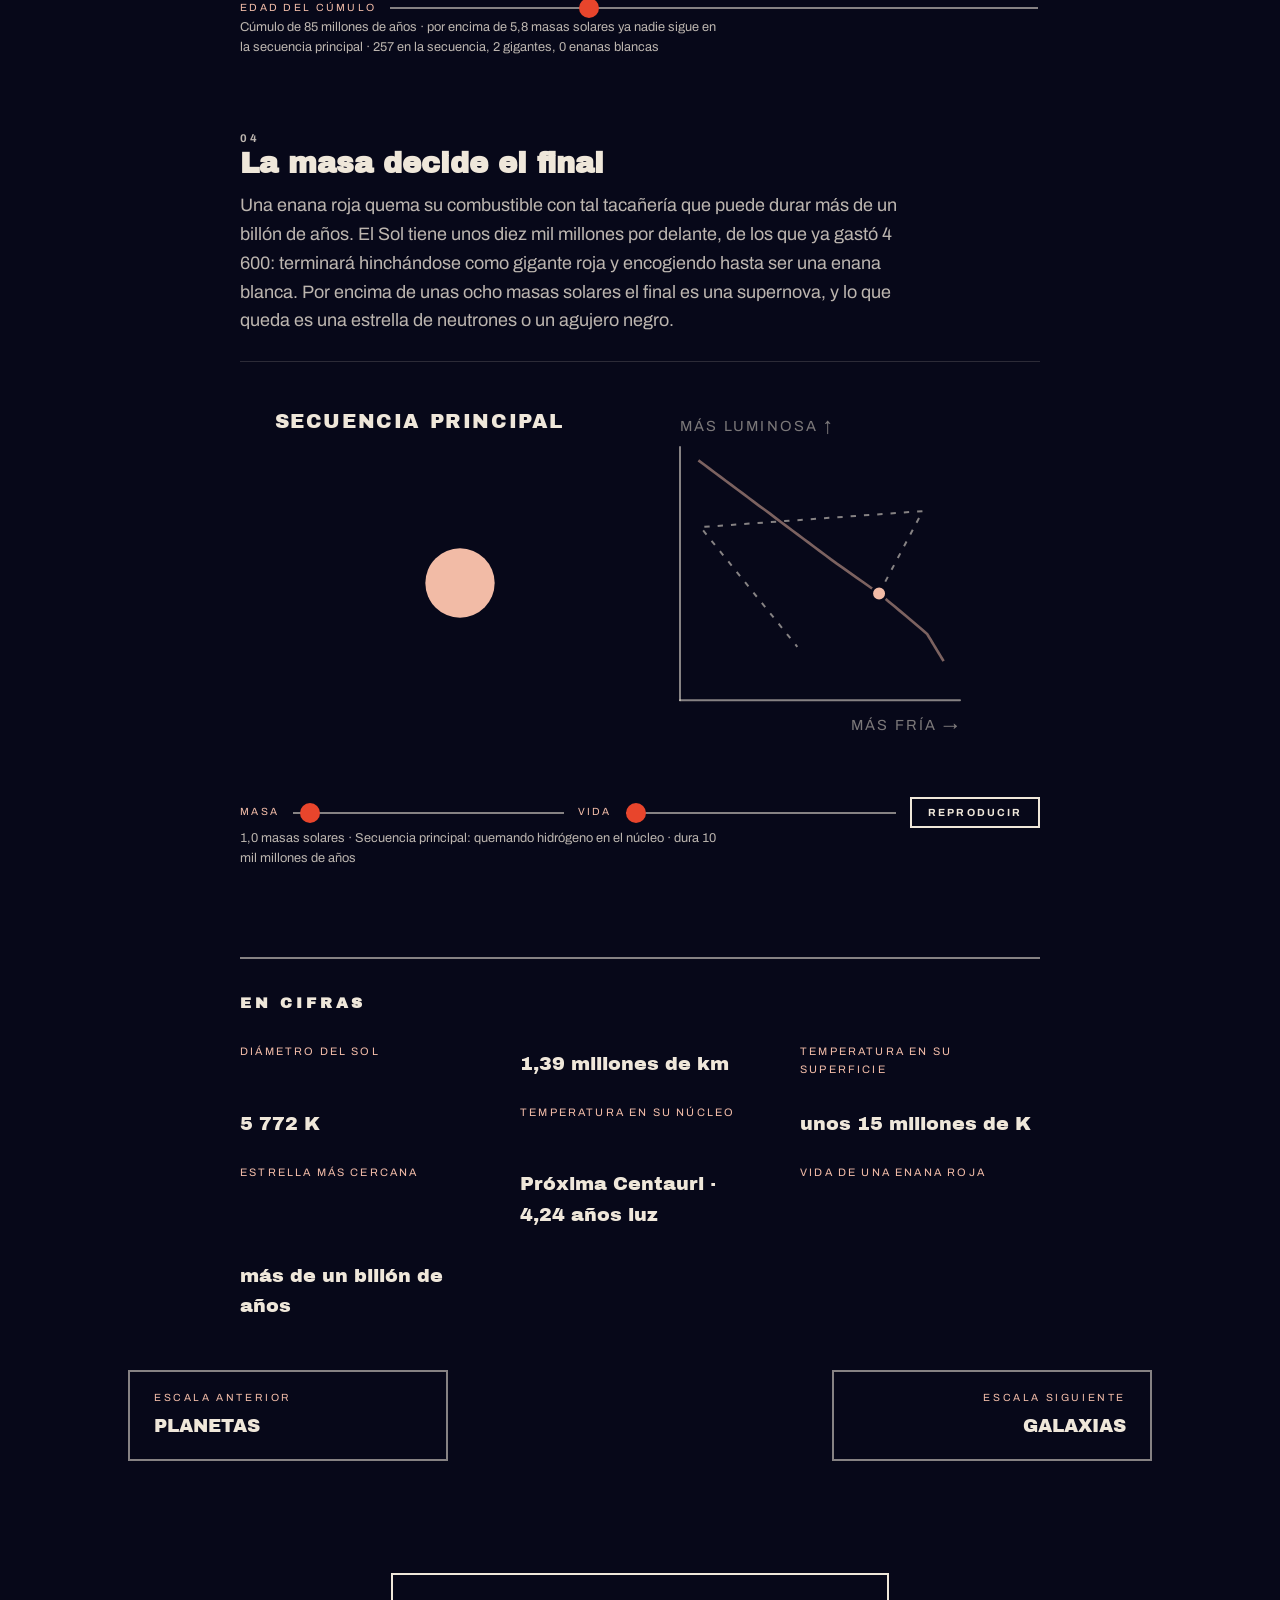
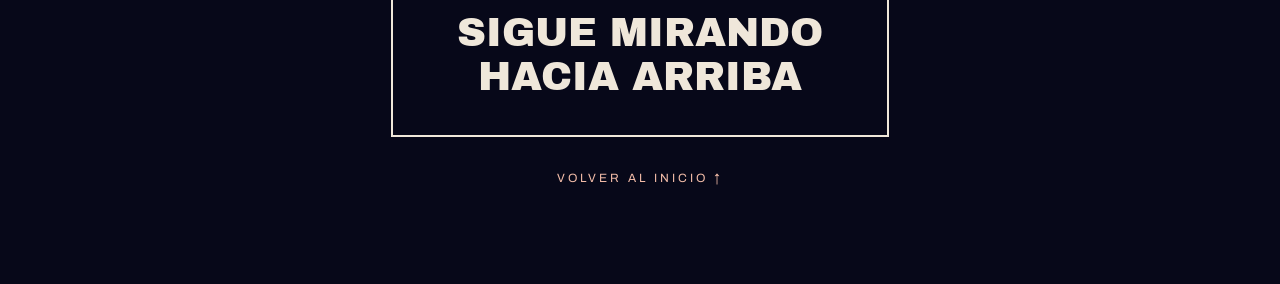
<file: estrellas.html>
<!DOCTYPE html>
<html lang="es">
<head>
<meta charset="utf-8">
<meta name="viewport" content="width=device-width, initial-scale=1, viewport-fit=cover">
<title>ESTRELLAS · El arte del cosmos</title>
<meta name="description" content="Una estrella es una explosión que lleva miles de millones de años sin llegar a ocurrir: la gravedad aprieta hacia dentro exactamente con la misma fuer">
<link rel="preconnect" href="https://fonts.googleapis.com">
<link rel="preconnect" href="https://fonts.gstatic.com" crossorigin>
<link href="https://fonts.googleapis.com/css2?family=Archivo+Black&family=Archivo:wght@400;600;700&display=swap" rel="stylesheet">
<link rel="stylesheet" href="css/style.css">
</head>
<body class="article-page">

<canvas id="starfield" class="starfield" aria-hidden="true"></canvas>
<div class="progress" aria-hidden="true"><span id="progressBar" class="progress__bar"></span></div>

<a class="back-link" href="index.html#estrellas">← EL ARTE DEL COSMOS</a>

<header class="article-head">
  <p class="scene__scale">ESCALA · ~10<sup>6</sup> KM</p>
  <h1 class="article-title">ESTRELLAS</h1>
  <p class="article-lede">Una estrella es una explosión que lleva miles de millones de años sin llegar a ocurrir: la gravedad aprieta hacia dentro exactamente con la misma fuerza con la que la radiación empuja hacia fuera.</p>
  <figure class="article-figure">
    <svg viewBox="0 0 600 340" class="figure-art" role="img" aria-label="Secuencia espectral de O a M">
      <g class="axes"><path d="M40 250 H560 M550 242 L562 250 L550 258"/></g>
      <circle cx="70" cy="160" r="30" fill="#A9C3FF"/>
      <text class="axis-label" x="70" y="285">O</text>
      <circle cx="148" cy="160" r="26" fill="#C8D6FF"/>
      <text class="axis-label" x="148" y="285">B</text>
      <circle cx="226" cy="160" r="22" fill="#EFE7DA"/>
      <text class="axis-label" x="226" y="285">A</text>
      <circle cx="304" cy="160" r="19" fill="#F6DCC8"/>
      <text class="axis-label" x="304" y="285">F</text>
      <circle cx="382" cy="160" r="16" fill="#F2BCA8"/>
      <text class="axis-label" x="382" y="285">G</text>
      <circle cx="460" cy="160" r="13" fill="#FF6B4A"/>
      <text class="axis-label" x="460" y="285">K</text>
      <circle cx="538" cy="160" r="10" fill="#E8452C"/>
      <text class="axis-label" x="538" y="285">M</text>
      <text class="axis-label" x="120" y="312">30 000 K</text>
      <text class="axis-label" x="500" y="312">3 000 K</text>
    </svg>
  </figure>
</header>

<main class="article article--labs">
  <section class="article-block reveal">
    <p class="article-block__num">01</p>
    <h2 class="article-block__title">Un equilibrio que dura eones</h2>
    <p>En el núcleo del Sol, a unos 15 millones de grados, se fusionan cada segundo alrededor de 600 millones de toneladas de hidrógeno en helio. Unos cuatro millones de toneladas de esa masa se convierten en energía pura. La luz que sale tarda decenas de miles de años en abrirse paso hasta la superficie, y solo ocho minutos en llegar hasta aquí.</p>

    <div class="block-lab">
      <svg viewBox="0 0 600 300" id="labBalance" class="block-lab__art" role="img"
           aria-label="Una estrella que se comprime y vuelve sola a su tamaño de equilibrio"></svg>
      <div class="block-lab__controls">
        <label class="block-lab__label" for="balanceSqueeze">APRIETA O ESTIRA</label>
        <input id="balanceSqueeze" type="range" min="78" max="124" step="1" value="100">
        <button class="btn btn--sm" id="balanceRelease" type="button">SOLTAR</button>
      </div>
      <p class="block-lab__readout" id="balanceReadout">—</p>
    </div>
  </section>
  <section class="article-block reveal">
    <p class="article-block__num">02</p>
    <h2 class="article-block__title">El color es un termómetro</h2>
    <p>Cuanto más caliente es un cuerpo, más corta es la longitud de onda en la que brilla: por eso las estrellas calientes tiran a azul y las frías a rojo. La clasificación espectral ordena esa escala en siete letras —O, B, A, F, G, K, M— que van de unos 30 000 K a unos 3 000 K. El Sol es una G2, con 5 772 K en su superficie: una estrella perfectamente corriente.</p>

    <div class="block-lab">
      <svg viewBox="0 0 600 300" id="labPlanck" class="block-lab__art" role="img"
           aria-label="Curva de Planck cuyo pico se desplaza con la temperatura"></svg>
      <div class="block-lab__controls">
        <label class="block-lab__label" for="planckTemp">TEMPERATURA</label>
        <input id="planckTemp" type="range" min="2200" max="40000" step="100" value="5772">
      </div>
      <p class="block-lab__readout" id="planckReadout">—</p>
    </div>
  </section>
  <section class="article-block reveal">
    <p class="article-block__num">03</p>
    <h2 class="article-block__title">El diagrama que ordenó el cielo</h2>
    <p>Hacia 1910, Hertzsprung y Russell tuvieron la idea de graficar luminosidad contra temperatura. Las estrellas no se repartieron al azar: se alinearon en una diagonal —la secuencia principal— con dos ramas aparte, las gigantes y las enanas blancas. Es a la vez un retrato de familia y una línea de tiempo.</p>

    <div class="block-lab">
      <svg viewBox="0 0 600 300" id="labCluster" class="block-lab__art" role="img"
           aria-label="Diagrama H-R de un cúmulo cuyo punto de salida baja al envejecer"></svg>
      <div class="block-lab__controls">
        <label class="block-lab__label" for="clusterAge">EDAD DEL CÚMULO</label>
        <input id="clusterAge" type="range" min="0" max="100" step="1" value="30">
      </div>
      <p class="block-lab__readout" id="clusterReadout">—</p>
    </div>
  </section>
  <section class="article-block reveal">
    <p class="article-block__num">04</p>
    <h2 class="article-block__title">La masa decide el final</h2>
    <p>Una enana roja quema su combustible con tal tacañería que puede durar más de un billón de años. El Sol tiene unos diez mil millones por delante, de los que ya gastó 4 600: terminará hinchándose como gigante roja y encogiendo hasta ser una enana blanca. Por encima de unas ocho masas solares el final es una supernova, y lo que queda es una estrella de neutrones o un agujero negro.</p>

    <div class="block-lab">
      <svg viewBox="0 0 600 300" id="labLife" class="block-lab__art" role="img"
           aria-label="La vida completa de una estrella según su masa, trazada sobre el diagrama H-R"></svg>
      <div class="block-lab__controls">
        <label class="block-lab__label" for="lifeMass">MASA</label>
        <input id="lifeMass" type="range" min="3" max="250" step="1" value="10">
        <label class="block-lab__label" for="lifeProgress">VIDA</label>
        <input id="lifeProgress" type="range" min="0" max="100" step="0.5" value="0">
        <button class="btn btn--sm" id="lifePlay" type="button" aria-pressed="false">REPRODUCIR</button>
      </div>
      <p class="block-lab__readout" id="lifeReadout">—</p>
    </div>
  </section>

  <aside class="facts reveal">
    <h2 class="facts__title">EN CIFRAS</h2>
    <dl>
      <dt>Diámetro del Sol</dt><dd>1,39 millones de km</dd>
      <dt>Temperatura en su superficie</dt><dd>5 772 K</dd>
      <dt>Temperatura en su núcleo</dt><dd>unos 15 millones de K</dd>
      <dt>Estrella más cercana</dt><dd>Próxima Centauri · 4,24 años luz</dd>
      <dt>Vida de una enana roja</dt><dd>más de un billón de años</dd>
    </dl>
  </aside>
</main>

<nav class="article-nav">
  <a class="article-nav__link article-nav__link--prev" href="planetas.html"><span>ESCALA ANTERIOR</span><strong>PLANETAS</strong></a>
  <a class="article-nav__link article-nav__link--next" href="galaxias.html"><span>ESCALA SIGUIENTE</span><strong>GALAXIAS</strong></a>
</nav>

<footer class="outro outro--sm">
  <div class="frame frame--sm"><p>SIGUE MIRANDO<br>HACIA ARRIBA</p></div>
  <a class="back-to-top" href="index.html">VOLVER AL INICIO ↑</a>
</footer>

<script src="js/common.js"></script>
<script src="js/stars.js"></script>
<script src="js/stars-blocks.js"></script>
</body>
</html>
</file>
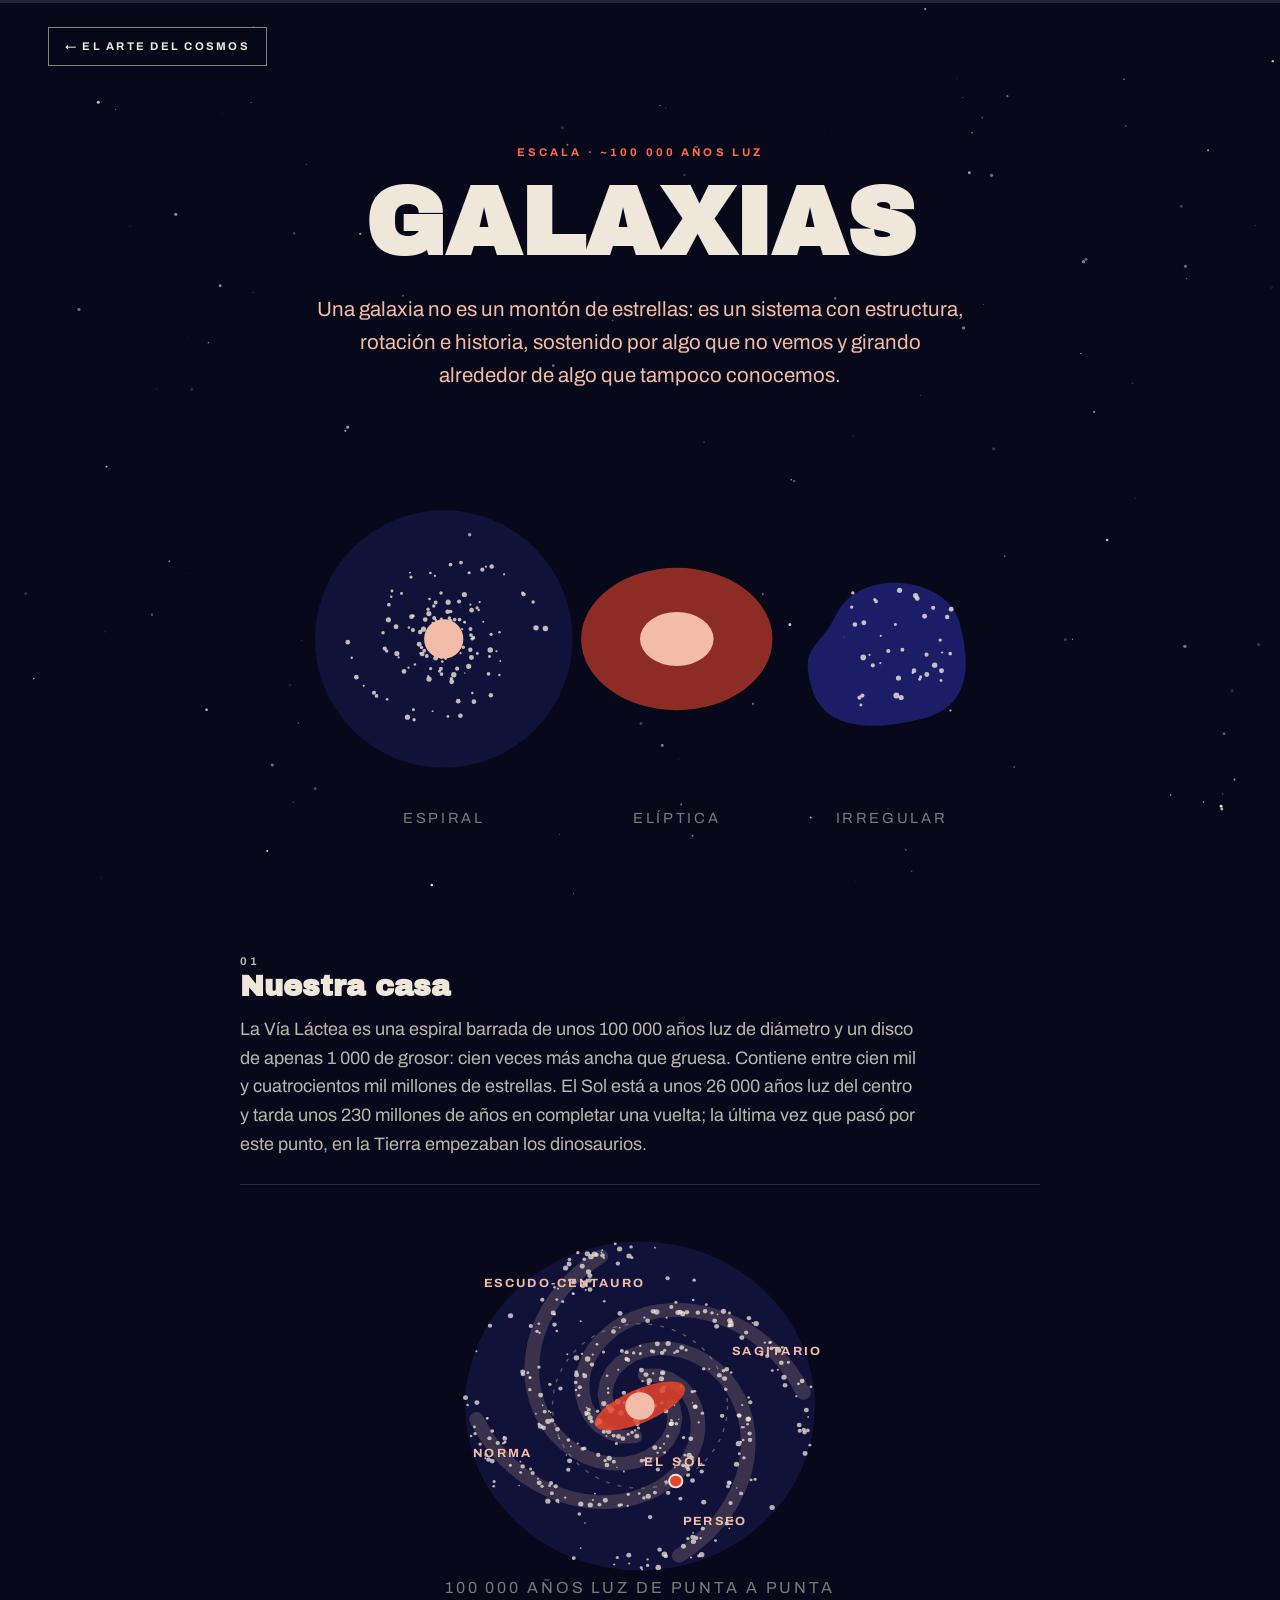
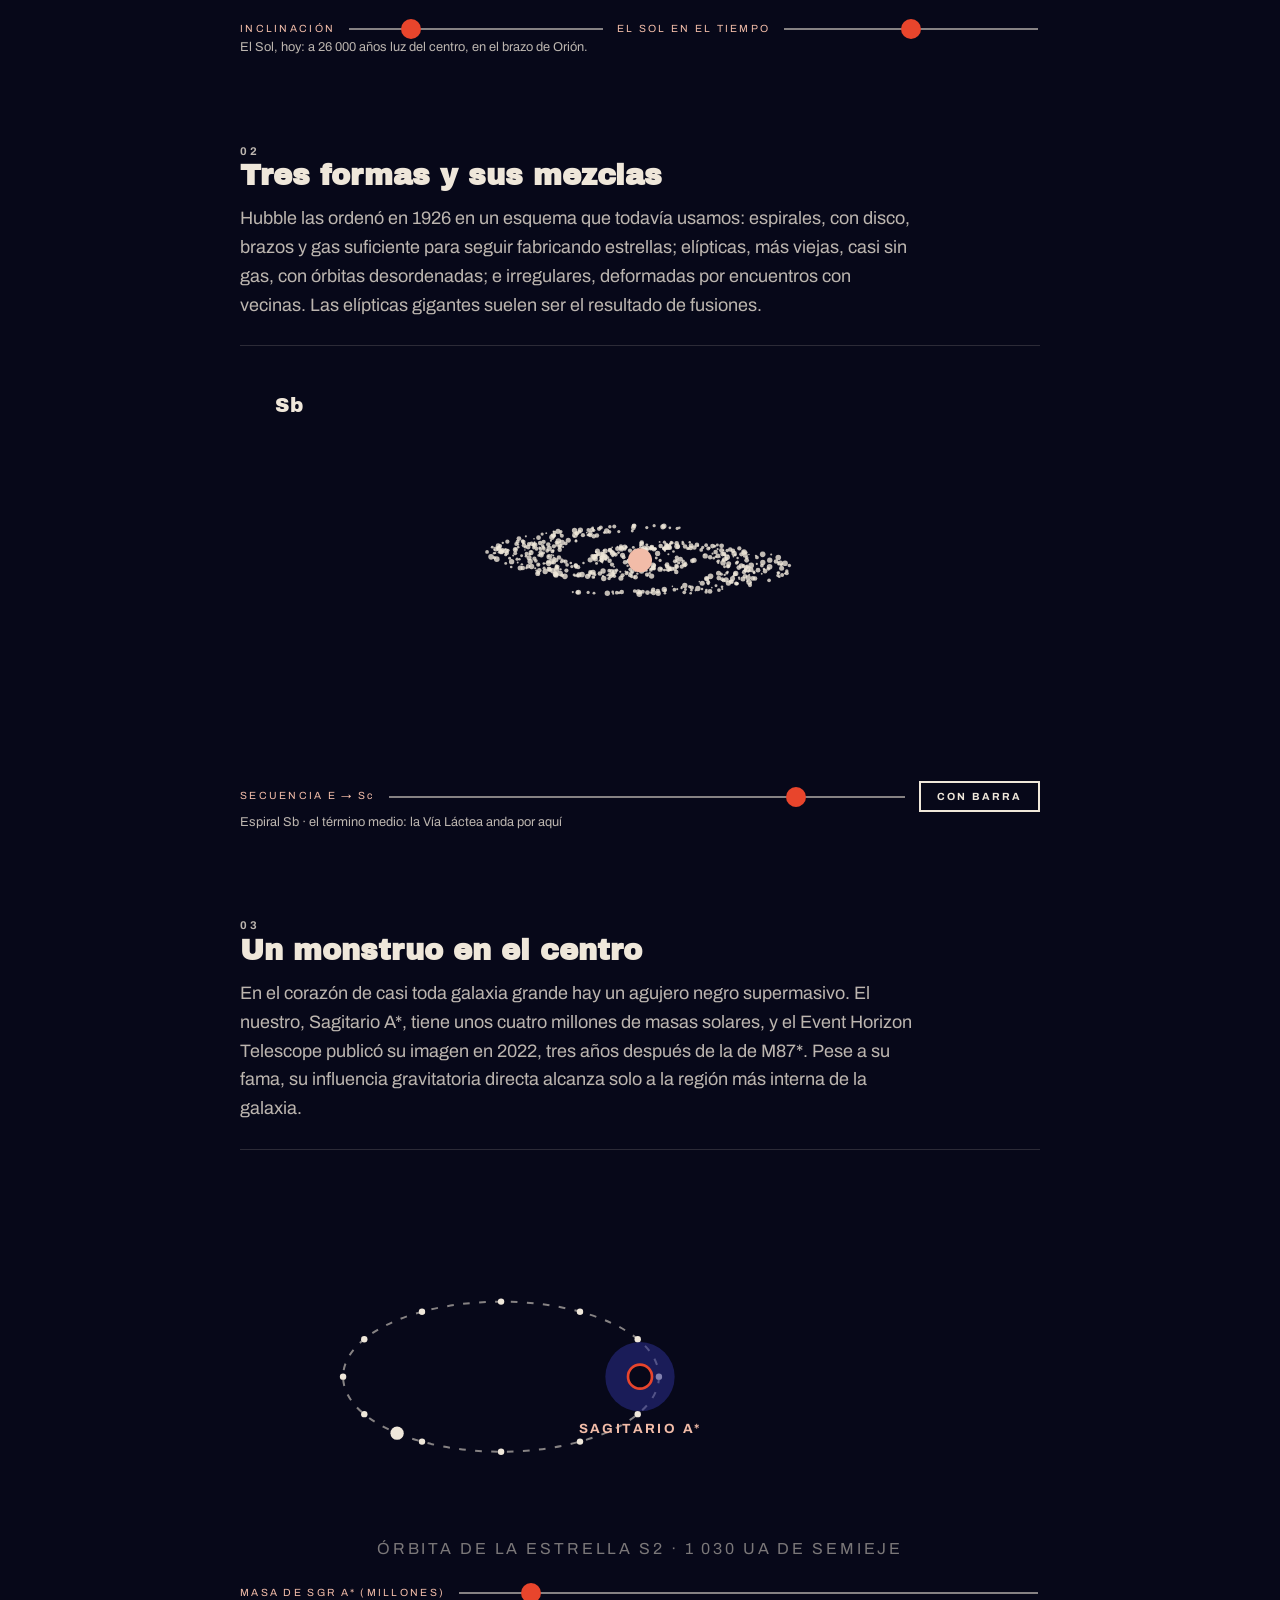
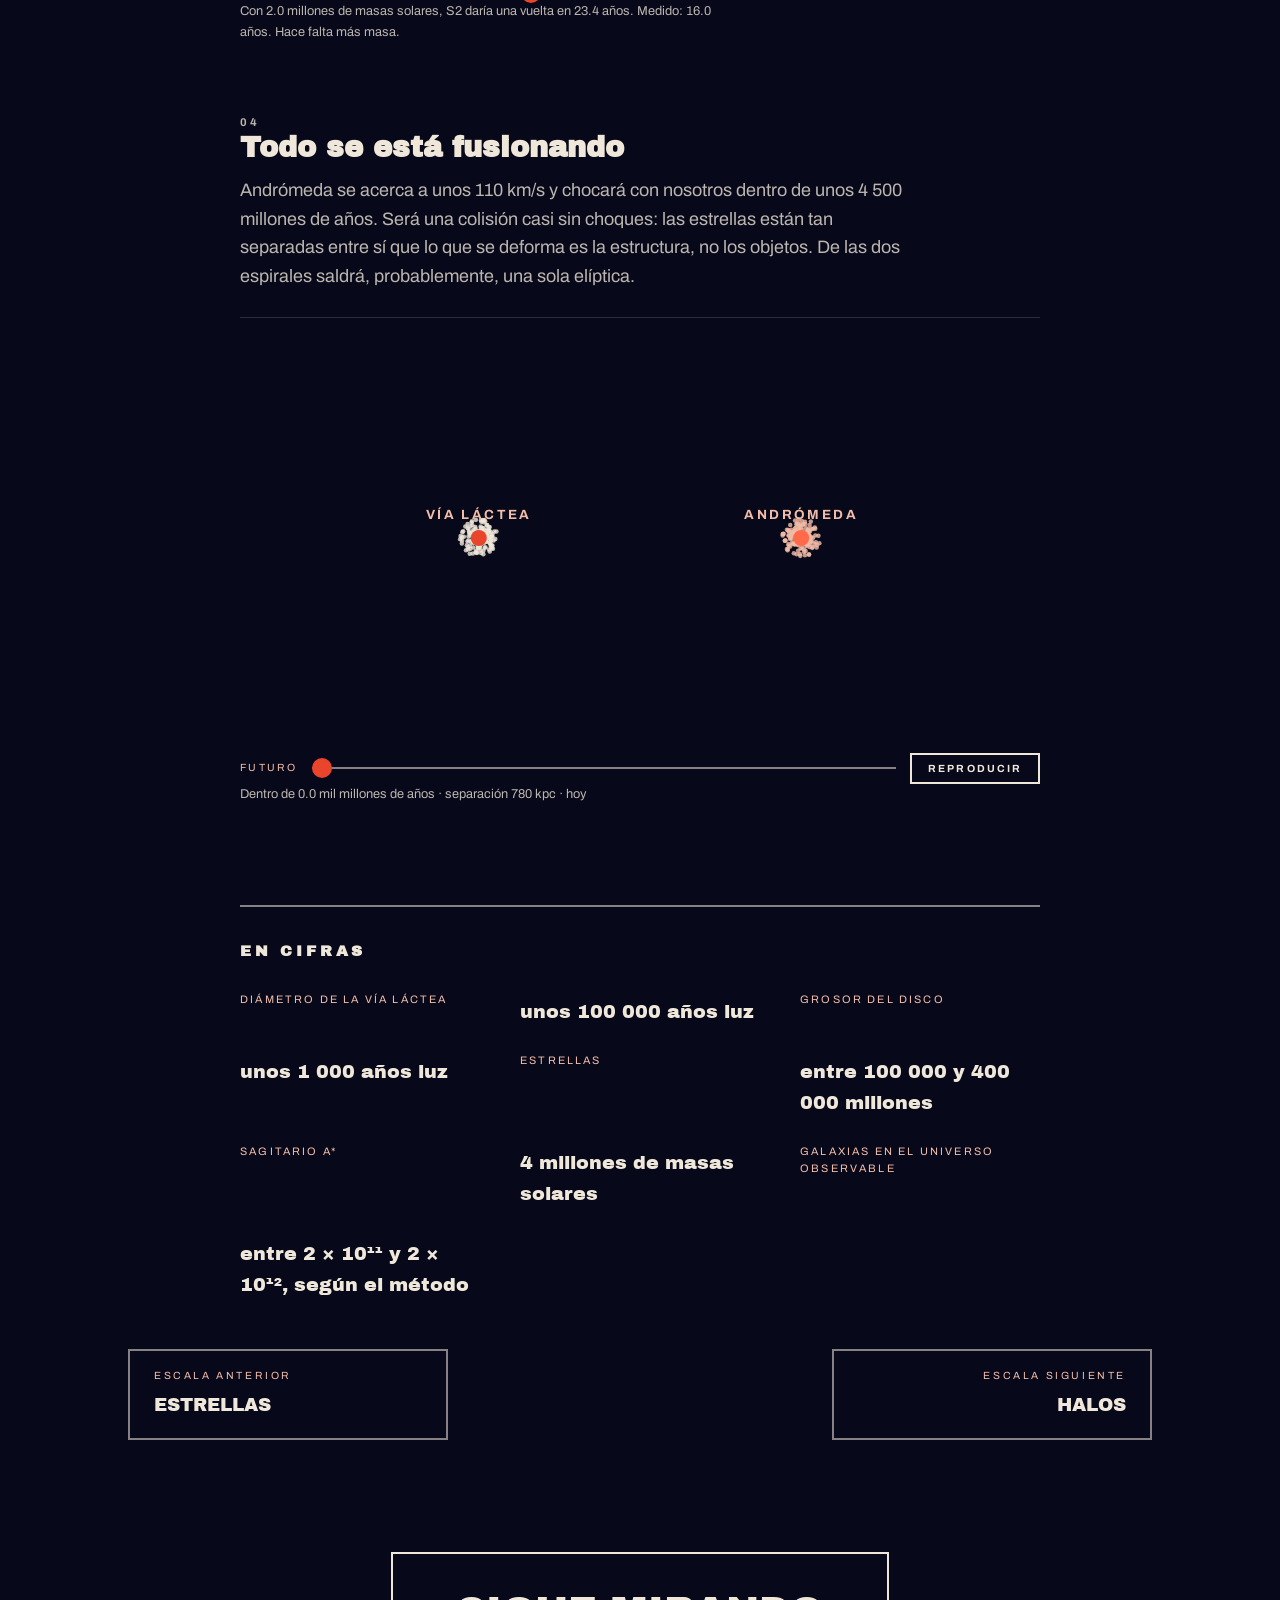
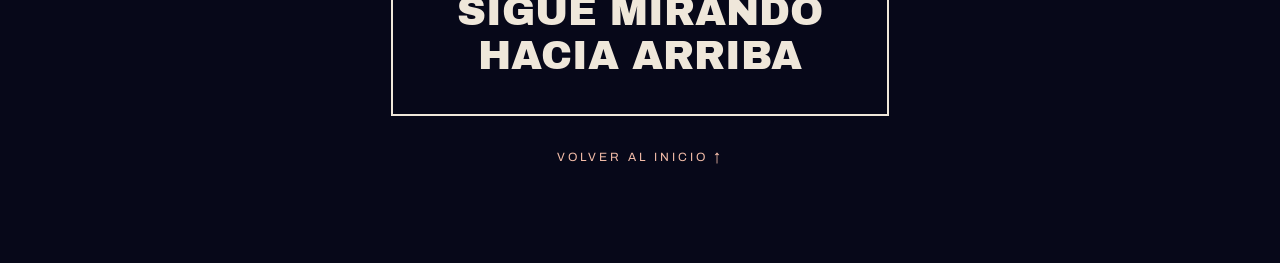
<file: galaxias.html>
<!DOCTYPE html>
<html lang="es">
<head>
<meta charset="utf-8">
<meta name="viewport" content="width=device-width, initial-scale=1, viewport-fit=cover">
<title>GALAXIAS · El arte del cosmos</title>
<meta name="description" content="Una galaxia no es un montón de estrellas: es un sistema con estructura, rotación e historia, sostenido por algo que no vemos y girando alrededor de al">
<link rel="preconnect" href="https://fonts.googleapis.com">
<link rel="preconnect" href="https://fonts.gstatic.com" crossorigin>
<link href="https://fonts.googleapis.com/css2?family=Archivo+Black&family=Archivo:wght@400;600;700&display=swap" rel="stylesheet">
<link rel="stylesheet" href="css/style.css">
</head>
<body class="article-page">

<canvas id="starfield" class="starfield" aria-hidden="true"></canvas>
<div class="progress" aria-hidden="true"><span id="progressBar" class="progress__bar"></span></div>

<a class="back-link" href="index.html#galaxias">← EL ARTE DEL COSMOS</a>

<header class="article-head">
  <p class="scene__scale">ESCALA · ~100 000 AÑOS LUZ</p>
  <h1 class="article-title">GALAXIAS</h1>
  <p class="article-lede">Una galaxia no es un montón de estrellas: es un sistema con estructura, rotación e historia, sostenido por algo que no vemos y girando alrededor de algo que tampoco conocemos.</p>
  <figure class="article-figure">
    <svg viewBox="0 0 600 340" class="figure-art" role="img" aria-label="Espiral, elíptica e irregular">
      <ellipse class="galaxy-disc" cx="140" cy="150" rx="105" ry="105"/>
      <circle class="dust" cx="148.5" cy="145.1" r="1.7"/>
      <circle class="dust" cx="145.2" cy="152.0" r="1.3"/>
      <circle class="dust" cx="145.0" cy="153.2" r="0.9"/>
      <circle class="dust" cx="150.1" cy="148.7" r="0.9"/>
      <circle class="dust" cx="149.5" cy="161.0" r="1.0"/>
      <circle class="dust" cx="146.0" cy="159.8" r="2.1"/>
      <circle class="dust" cx="150.1" cy="158.1" r="2.2"/>
      <circle class="dust" cx="141.5" cy="166.0" r="1.2"/>
      <circle class="dust" cx="141.5" cy="156.9" r="1.2"/>
      <circle class="dust" cx="149.3" cy="159.0" r="1.6"/>
      <circle class="dust" cx="145.1" cy="162.6" r="1.6"/>
      <circle class="dust" cx="135.1" cy="159.0" r="1.1"/>
      <circle class="dust" cx="141.6" cy="164.6" r="1.2"/>
      <circle class="dust" cx="138.1" cy="165.1" r="1.2"/>
      <circle class="dust" cx="138.8" cy="168.4" r="1.1"/>
      <circle class="dust" cx="133.4" cy="165.6" r="2.0"/>
      <circle class="dust" cx="133.3" cy="161.5" r="2.2"/>
      <circle class="dust" cx="122.5" cy="162.2" r="1.9"/>
      <circle class="dust" cx="120.9" cy="161.8" r="0.9"/>
      <circle class="dust" cx="126.2" cy="163.9" r="1.6"/>
      <circle class="dust" cx="127.3" cy="155.6" r="1.8"/>
      <circle class="dust" cx="121.9" cy="157.0" r="1.4"/>
      <circle class="dust" cx="124.1" cy="159.5" r="1.5"/>
      <circle class="dust" cx="120.8" cy="144.3" r="1.8"/>
      <circle class="dust" cx="120.0" cy="154.3" r="2.0"/>
      <circle class="dust" cx="114.9" cy="142.7" r="1.7"/>
      <circle class="dust" cx="111.6" cy="140.6" r="1.0"/>
      <circle class="dust" cx="113.7" cy="131.8" r="1.9"/>
      <circle class="dust" cx="115.1" cy="131.2" r="1.3"/>
      <circle class="dust" cx="127.2" cy="125.8" r="1.4"/>
      <circle class="dust" cx="124.9" cy="134.2" r="1.9"/>
      <circle class="dust" cx="131.9" cy="123.1" r="1.4"/>
      <circle class="dust" cx="127.9" cy="129.3" r="2.1"/>
      <circle class="dust" cx="128.4" cy="117.4" r="1.1"/>
      <circle class="dust" cx="133.4" cy="120.3" r="1.6"/>
      <circle class="dust" cx="137.8" cy="112.5" r="1.4"/>
      <circle class="dust" cx="143.6" cy="120.0" r="2.1"/>
      <circle class="dust" cx="152.5" cy="119.4" r="1.7"/>
      <circle class="dust" cx="156.8" cy="113.7" r="2.1"/>
      <circle class="dust" cx="162.7" cy="126.5" r="1.9"/>
      <circle class="dust" cx="161.7" cy="121.9" r="0.9"/>
      <circle class="dust" cx="169.3" cy="119.9" r="0.9"/>
      <circle class="dust" cx="167.2" cy="124.6" r="1.3"/>
      <circle class="dust" cx="168.5" cy="126.3" r="1.0"/>
      <circle class="dust" cx="172.2" cy="135.9" r="0.8"/>
      <circle class="dust" cx="185.5" cy="144.4" r="1.0"/>
      <circle class="dust" cx="178.6" cy="146.2" r="1.3"/>
      <circle class="dust" cx="177.9" cy="159.0" r="2.2"/>
      <circle class="dust" cx="183.0" cy="160.0" r="0.9"/>
      <circle class="dust" cx="177.3" cy="164.3" r="1.2"/>
      <circle class="dust" cx="186.1" cy="168.0" r="0.8"/>
      <circle class="dust" cx="185.4" cy="179.4" r="1.0"/>
      <circle class="dust" cx="176.5" cy="178.4" r="1.5"/>
      <circle class="dust" cx="178.4" cy="195.8" r="1.8"/>
      <circle class="dust" cx="163.3" cy="194.1" r="1.0"/>
      <circle class="dust" cx="164.6" cy="201.1" r="1.9"/>
      <circle class="dust" cx="151.8" cy="200.7" r="1.9"/>
      <circle class="dust" cx="153.6" cy="212.6" r="1.9"/>
      <circle class="dust" cx="143.4" cy="213.1" r="1.1"/>
      <circle class="dust" cx="130.9" cy="208.8" r="0.8"/>
      <circle class="dust" cx="115.3" cy="207.6" r="1.2"/>
      <circle class="dust" cx="115.8" cy="215.8" r="1.4"/>
      <circle class="dust" cx="110.4" cy="213.7" r="2.1"/>
      <circle class="dust" cx="93.8" cy="199.1" r="1.1"/>
      <circle class="dust" cx="83.1" cy="193.8" r="1.7"/>
      <circle class="dust" cx="85.2" cy="196.4" r="1.5"/>
      <circle class="dust" cx="74.8" cy="188.2" r="0.9"/>
      <circle class="dust" cx="68.8" cy="181.1" r="1.9"/>
      <circle class="dust" cx="65.0" cy="165.3" r="1.0"/>
      <circle class="dust" cx="61.8" cy="152.6" r="1.9"/>
      <circle class="dust" cx="135.6" cy="148.5" r="1.4"/>
      <circle class="dust" cx="135.0" cy="151.6" r="1.0"/>
      <circle class="dust" cx="123.5" cy="142.0" r="2.1"/>
      <circle class="dust" cx="133.3" cy="140.3" r="2.0"/>
      <circle class="dust" cx="136.1" cy="145.8" r="1.3"/>
      <circle class="dust" cx="130.8" cy="136.8" r="0.8"/>
      <circle class="dust" cx="137.6" cy="142.6" r="1.5"/>
      <circle class="dust" cx="138.2" cy="138.1" r="2.0"/>
      <circle class="dust" cx="138.1" cy="133.7" r="1.2"/>
      <circle class="dust" cx="132.2" cy="132.9" r="1.6"/>
      <circle class="dust" cx="133.5" cy="134.5" r="1.0"/>
      <circle class="dust" cx="144.6" cy="132.8" r="1.4"/>
      <circle class="dust" cx="142.1" cy="140.1" r="1.4"/>
      <circle class="dust" cx="148.9" cy="134.2" r="1.5"/>
      <circle class="dust" cx="145.7" cy="127.6" r="1.4"/>
      <circle class="dust" cx="143.2" cy="127.8" r="1.9"/>
      <circle class="dust" cx="145.3" cy="135.2" r="1.8"/>
      <circle class="dust" cx="152.9" cy="134.2" r="1.5"/>
      <circle class="dust" cx="155.0" cy="142.0" r="0.9"/>
      <circle class="dust" cx="157.0" cy="136.3" r="1.2"/>
      <circle class="dust" cx="161.8" cy="141.9" r="1.6"/>
      <circle class="dust" cx="163.1" cy="149.9" r="1.4"/>
      <circle class="dust" cx="162.2" cy="146.8" r="1.5"/>
      <circle class="dust" cx="164.2" cy="148.9" r="1.5"/>
      <circle class="dust" cx="161.7" cy="158.7" r="1.8"/>
      <circle class="dust" cx="167.4" cy="161.9" r="1.2"/>
      <circle class="dust" cx="162.6" cy="165.1" r="2.0"/>
      <circle class="dust" cx="155.9" cy="156.8" r="1.4"/>
      <circle class="dust" cx="153.7" cy="161.6" r="0.9"/>
      <circle class="dust" cx="160.3" cy="172.3" r="2.1"/>
      <circle class="dust" cx="150.9" cy="174.2" r="1.7"/>
      <circle class="dust" cx="148.2" cy="179.1" r="2.2"/>
      <circle class="dust" cx="146.2" cy="182.4" r="1.4"/>
      <circle class="dust" cx="146.5" cy="184.9" r="2.0"/>
      <circle class="dust" cx="138.2" cy="178.6" r="1.5"/>
      <circle class="dust" cx="136.6" cy="176.3" r="1.2"/>
      <circle class="dust" cx="137.7" cy="174.2" r="1.6"/>
      <circle class="dust" cx="129.3" cy="174.1" r="1.3"/>
      <circle class="dust" cx="127.4" cy="180.3" r="0.9"/>
      <circle class="dust" cx="128.0" cy="182.7" r="2.2"/>
      <circle class="dust" cx="111.3" cy="173.4" r="0.9"/>
      <circle class="dust" cx="116.5" cy="170.7" r="1.0"/>
      <circle class="dust" cx="107.6" cy="176.4" r="1.9"/>
      <circle class="dust" cx="101.8" cy="161.8" r="2.1"/>
      <circle class="dust" cx="103.2" cy="165.0" r="0.9"/>
      <circle class="dust" cx="93.5" cy="159.8" r="1.4"/>
      <circle class="dust" cx="91.9" cy="157.8" r="1.7"/>
      <circle class="dust" cx="101.1" cy="140.0" r="2.0"/>
      <circle class="dust" cx="90.5" cy="144.9" r="1.4"/>
      <circle class="dust" cx="94.9" cy="134.3" r="2.1"/>
      <circle class="dust" cx="95.3" cy="122.0" r="1.5"/>
      <circle class="dust" cx="97.2" cy="115.5" r="1.0"/>
      <circle class="dust" cx="97.8" cy="110.8" r="1.2"/>
      <circle class="dust" cx="105.6" cy="112.9" r="1.2"/>
      <circle class="dust" cx="113.3" cy="99.5" r="1.3"/>
      <circle class="dust" cx="112.5" cy="95.9" r="0.8"/>
      <circle class="dust" cx="129.1" cy="96.2" r="1.1"/>
      <circle class="dust" cx="132.8" cy="98.5" r="0.9"/>
      <circle class="dust" cx="145.5" cy="89.3" r="1.5"/>
      <circle class="dust" cx="154.1" cy="87.7" r="1.5"/>
      <circle class="dust" cx="160.7" cy="96.0" r="1.3"/>
      <circle class="dust" cx="171.5" cy="93.5" r="1.7"/>
      <circle class="dust" cx="174.4" cy="91.0" r="0.9"/>
      <circle class="dust" cx="179.1" cy="90.9" r="1.8"/>
      <circle class="dust" cx="189.2" cy="97.3" r="0.9"/>
      <circle class="dust" cx="205.1" cy="113.6" r="1.7"/>
      <circle class="dust" cx="204.3" cy="112.4" r="1.2"/>
      <circle class="dust" cx="212.9" cy="119.9" r="1.4"/>
      <circle class="dust" cx="215.2" cy="140.9" r="2.2"/>
      <circle class="dust" cx="222.9" cy="141.4" r="2.2"/>
      <circle class="galaxy-core" cx="140" cy="150" r="16"/>
      <text class="axis-label" x="140" y="300">ESPIRAL</text>
      <ellipse class="galaxy-bulge" cx="330" cy="150" rx="78" ry="58"/>
      <ellipse class="galaxy-core" cx="330" cy="150" rx="30" ry="22"/>
      <text class="axis-label" x="330" y="300">ELÍPTICA</text>
      <path class="blob blob--violet" d="M460 130c20-40 90-30 100 5s10 70-30 80-80 10-90-25 5-30 20-60Z"/>
      <circle class="dust" cx="496.3" cy="147.4" r="0.9"/>
      <circle class="dust" cx="502.4" cy="159.8" r="1.7"/>
      <circle class="dust" cx="487.1" cy="163.0" r="0.9"/>
      <circle class="dust" cx="492.5" cy="119.4" r="1.5"/>
      <circle class="dust" cx="473.5" cy="112.4" r="1.4"/>
      <circle class="dust" cx="489.8" cy="171.5" r="1.7"/>
      <circle class="dust" cx="533.8" cy="179.0" r="2.0"/>
      <circle class="dust" cx="544.7" cy="150.9" r="1.4"/>
      <circle class="dust" cx="553.7" cy="125.7" r="2.0"/>
      <circle class="dust" cx="524.7" cy="114.6" r="2.2"/>
      <circle class="dust" cx="545.8" cy="175.9" r="2.0"/>
      <circle class="dust" cx="539.0" cy="124.6" r="1.7"/>
      <circle class="dust" cx="512.9" cy="197.7" r="2.1"/>
      <circle class="dust" cx="540.2" cy="171.3" r="2.2"/>
      <circle class="dust" cx="528.0" cy="182.8" r="1.2"/>
      <circle class="dust" cx="472.6" cy="124.0" r="1.4"/>
      <circle class="dust" cx="478.9" cy="197.8" r="1.7"/>
      <circle class="dust" cx="523.4" cy="175.8" r="1.9"/>
      <circle class="dust" cx="511.6" cy="110.3" r="2.1"/>
      <circle class="dust" cx="533.6" cy="162.8" r="1.7"/>
      <circle class="dust" cx="526.0" cy="116.9" r="2.0"/>
      <circle class="dust" cx="491.4" cy="117.8" r="1.3"/>
      <circle class="dust" cx="532.0" cy="131.5" r="2.0"/>
      <circle class="dust" cx="552.9" cy="161.9" r="1.5"/>
      <circle class="dust" cx="510.7" cy="181.8" r="2.1"/>
      <circle class="dust" cx="522.4" cy="177.5" r="1.0"/>
      <circle class="dust" cx="482.5" cy="136.7" r="2.0"/>
      <circle class="dust" cx="495.9" cy="169.6" r="0.9"/>
      <circle class="dust" cx="475.2" cy="138.2" r="1.9"/>
      <circle class="dust" cx="528.8" cy="180.9" r="1.3"/>
      <circle class="dust" cx="513.9" cy="158.8" r="1.6"/>
      <circle class="dust" cx="480.1" cy="203.8" r="1.2"/>
      <circle class="dust" cx="553.1" cy="208.3" r="0.9"/>
      <circle class="dust" cx="509.0" cy="196.1" r="2.4"/>
      <circle class="dust" cx="508.2" cy="138.2" r="1.2"/>
      <circle class="dust" cx="550.4" cy="132.1" r="1.8"/>
      <circle class="dust" cx="482.0" cy="165.0" r="2.3"/>
      <circle class="dust" cx="481.3" cy="196.1" r="1.7"/>
      <circle class="dust" cx="545.4" cy="183.9" r="1.2"/>
      <circle class="dust" cx="546.3" cy="161.0" r="0.9"/>
      <text class="axis-label" x="505" y="300">IRREGULAR</text>
    </svg>
  </figure>
</header>

<main class="article article--labs">
  <section class="article-block reveal">
    <p class="article-block__num">01</p>
    <h2 class="article-block__title">Nuestra casa</h2>
    <p>La Vía Láctea es una espiral barrada de unos 100 000 años luz de diámetro y un disco de apenas 1 000 de grosor: cien veces más ancha que gruesa. Contiene entre cien mil y cuatrocientos mil millones de estrellas. El Sol está a unos 26 000 años luz del centro y tarda unos 230 millones de años en completar una vuelta; la última vez que pasó por este punto, en la Tierra empezaban los dinosaurios.</p>

    <div class="block-lab">
      <svg viewBox="0 0 600 300" id="labHome" class="block-lab__art" role="img"
           aria-label="Mapa de la Vía Láctea con sus brazos y la órbita del Sol"></svg>
      <div class="block-lab__controls">
        <label class="block-lab__label" for="homeTilt">INCLINACIÓN</label>
        <input id="homeTilt" type="range" min="0" max="90" step="1" value="20">
        <label class="block-lab__label" for="homeTime">EL SOL EN EL TIEMPO</label>
        <input id="homeTime" type="range" min="-460" max="460" step="10" value="0">
      </div>
      <p class="block-lab__readout" id="homeReadout">—</p>
    </div>
  </section>
  <section class="article-block reveal">
    <p class="article-block__num">02</p>
    <h2 class="article-block__title">Tres formas y sus mezclas</h2>
    <p>Hubble las ordenó en 1926 en un esquema que todavía usamos: espirales, con disco, brazos y gas suficiente para seguir fabricando estrellas; elípticas, más viejas, casi sin gas, con órbitas desordenadas; e irregulares, deformadas por encuentros con vecinas. Las elípticas gigantes suelen ser el resultado de fusiones.</p>

    <div class="block-lab">
      <svg viewBox="0 0 600 300" id="labHubble" class="block-lab__art" role="img"
           aria-label="Una misma galaxia deformándose a lo largo de la secuencia de Hubble"></svg>
      <div class="block-lab__controls">
        <label class="block-lab__label" for="hubbleShape">SECUENCIA E → Sc</label>
        <input id="hubbleShape" type="range" min="0" max="100" step="1" value="80">
        <button class="btn btn--sm" id="hubbleBar" type="button" aria-pressed="false">CON BARRA</button>
      </div>
      <p class="block-lab__readout" id="hubbleReadout">—</p>
    </div>
  </section>
  <section class="article-block reveal">
    <p class="article-block__num">03</p>
    <h2 class="article-block__title">Un monstruo en el centro</h2>
    <p>En el corazón de casi toda galaxia grande hay un agujero negro supermasivo. El nuestro, Sagitario A*, tiene unos cuatro millones de masas solares, y el Event Horizon Telescope publicó su imagen en 2022, tres años después de la de M87*. Pese a su fama, su influencia gravitatoria directa alcanza solo a la región más interna de la galaxia.</p>

    <div class="block-lab">
      <svg viewBox="0 0 600 300" id="labSgr" class="block-lab__art" role="img"
           aria-label="La estrella S2 orbitando Sagitario A*, con la masa ajustable"></svg>
      <div class="block-lab__controls">
        <label class="block-lab__label" for="sgrMass">MASA DE SGR A* (MILLONES)</label>
        <input id="sgrMass" type="range" min="10" max="100" step="1" value="20">
      </div>
      <p class="block-lab__readout" id="sgrReadout">—</p>
    </div>
  </section>
  <section class="article-block reveal">
    <p class="article-block__num">04</p>
    <h2 class="article-block__title">Todo se está fusionando</h2>
    <p>Andrómeda se acerca a unos 110 km/s y chocará con nosotros dentro de unos 4 500 millones de años. Será una colisión casi sin choques: las estrellas están tan separadas entre sí que lo que se deforma es la estructura, no los objetos. De las dos espirales saldrá, probablemente, una sola elíptica.</p>

    <div class="block-lab">
      <svg viewBox="0 0 600 300" id="labMerger" class="block-lab__art" role="img"
           aria-label="Simulación del encuentro entre la Vía Láctea y Andrómeda"></svg>
      <div class="block-lab__controls">
        <label class="block-lab__label" for="mergerTime">FUTURO</label>
        <input id="mergerTime" type="range" min="0" max="212" step="1" value="0">
        <button class="btn btn--sm" id="mergerPlay" type="button" aria-pressed="false">REPRODUCIR</button>
      </div>
      <p class="block-lab__readout" id="mergerReadout">—</p>
    </div>
  </section>

  <aside class="facts reveal">
    <h2 class="facts__title">EN CIFRAS</h2>
    <dl>
      <dt>Diámetro de la Vía Láctea</dt><dd>unos 100 000 años luz</dd>
      <dt>Grosor del disco</dt><dd>unos 1 000 años luz</dd>
      <dt>Estrellas</dt><dd>entre 100 000 y 400 000 millones</dd>
      <dt>Sagitario A*</dt><dd>4 millones de masas solares</dd>
      <dt>Galaxias en el universo observable</dt><dd>entre 2 × 10¹¹ y 2 × 10¹², según el método</dd>
    </dl>
  </aside>
</main>

<nav class="article-nav">
  <a class="article-nav__link article-nav__link--prev" href="estrellas.html"><span>ESCALA ANTERIOR</span><strong>ESTRELLAS</strong></a>
  <a class="article-nav__link article-nav__link--next" href="halos.html"><span>ESCALA SIGUIENTE</span><strong>HALOS</strong></a>
</nav>

<footer class="outro outro--sm">
  <div class="frame frame--sm"><p>SIGUE MIRANDO<br>HACIA ARRIBA</p></div>
  <a class="back-to-top" href="index.html">VOLVER AL INICIO ↑</a>
</footer>

<script src="js/common.js"></script>
<script src="js/galaxies.js"></script>
<script src="js/galaxies-blocks.js"></script>
</body>
</html>
</file>
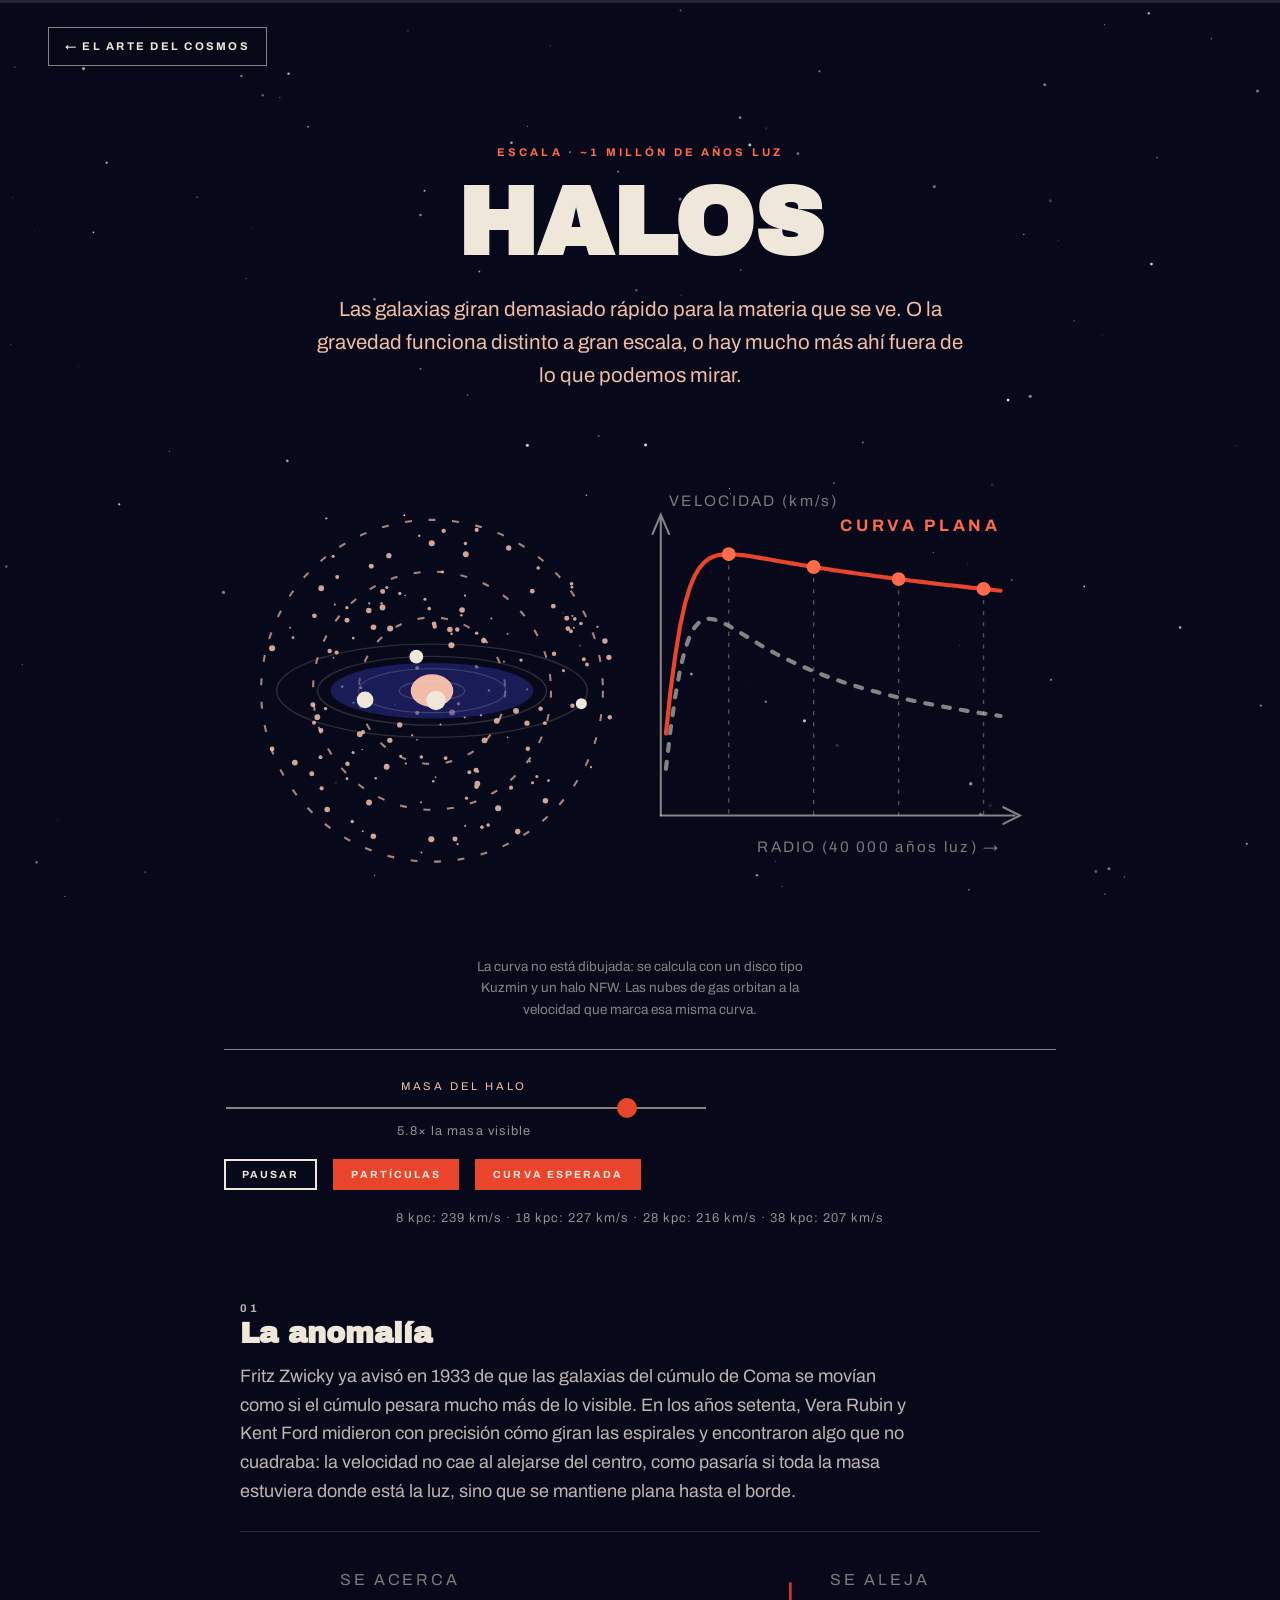
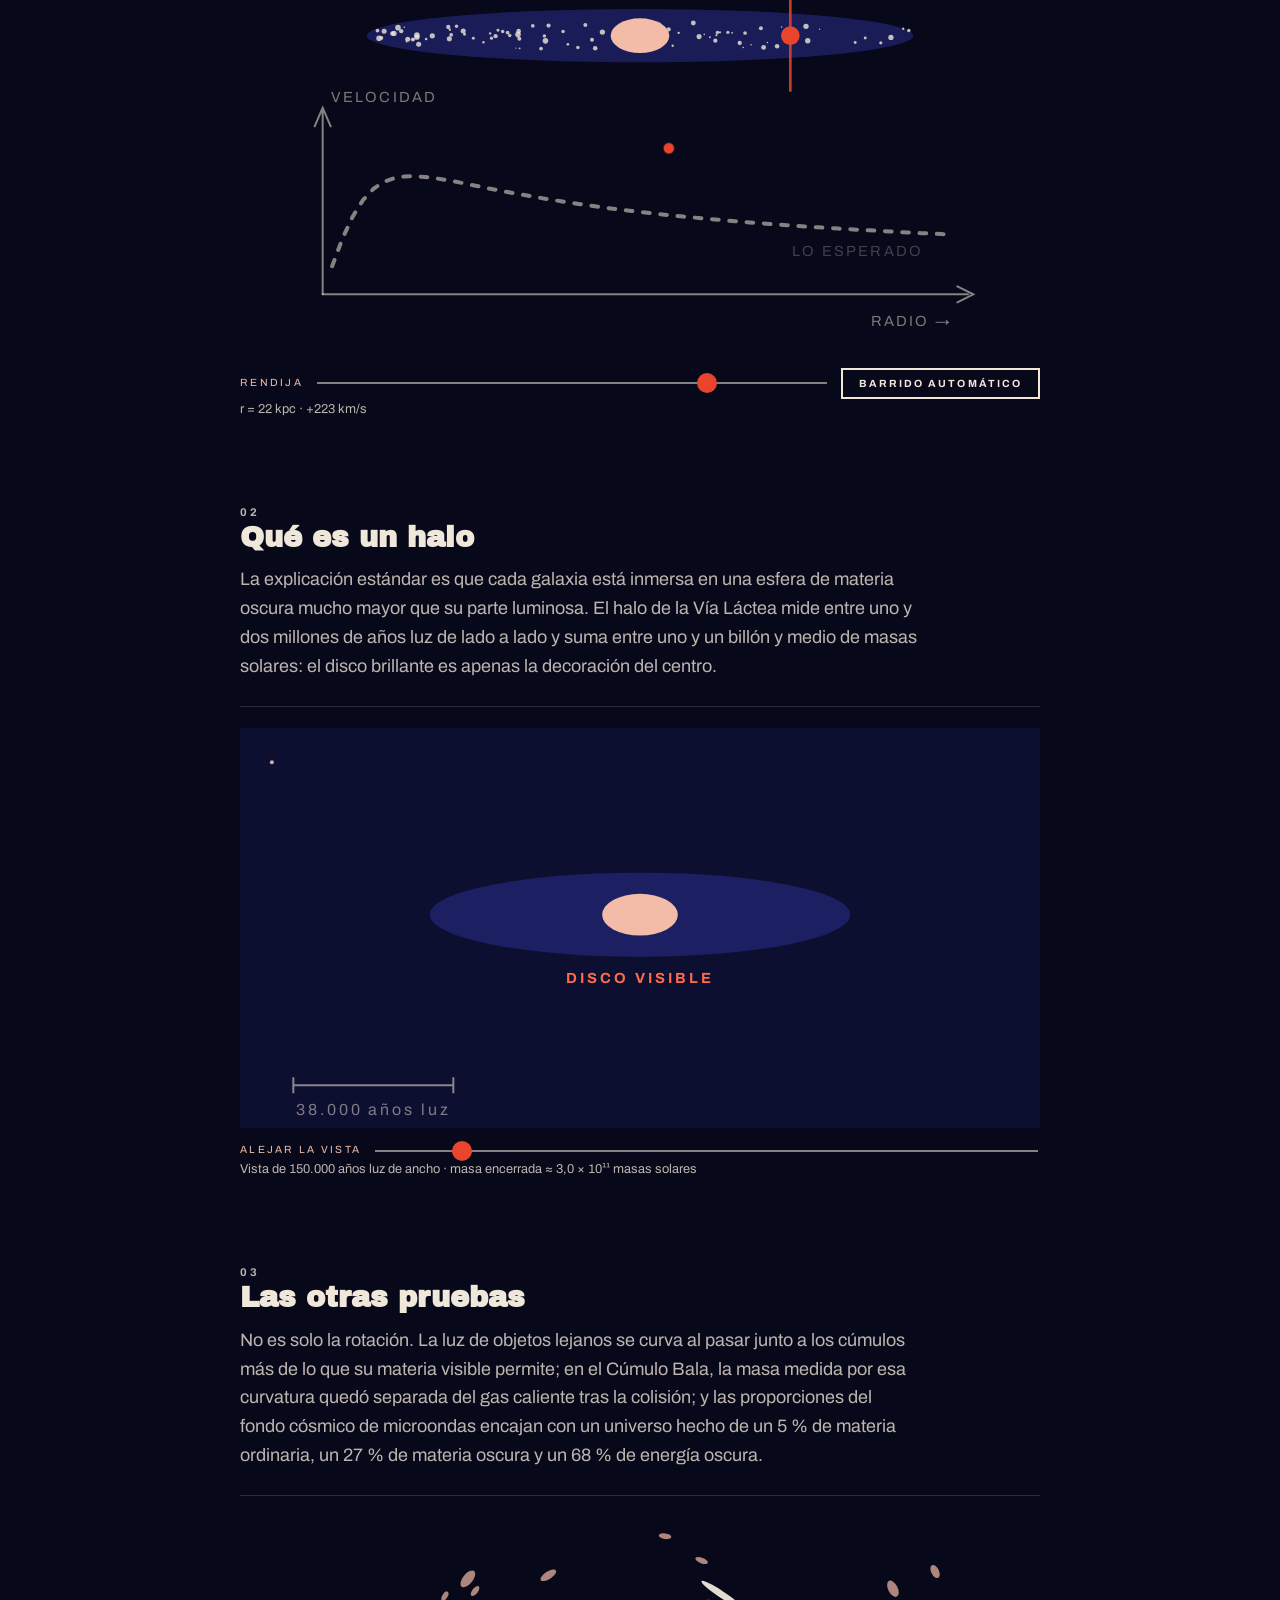
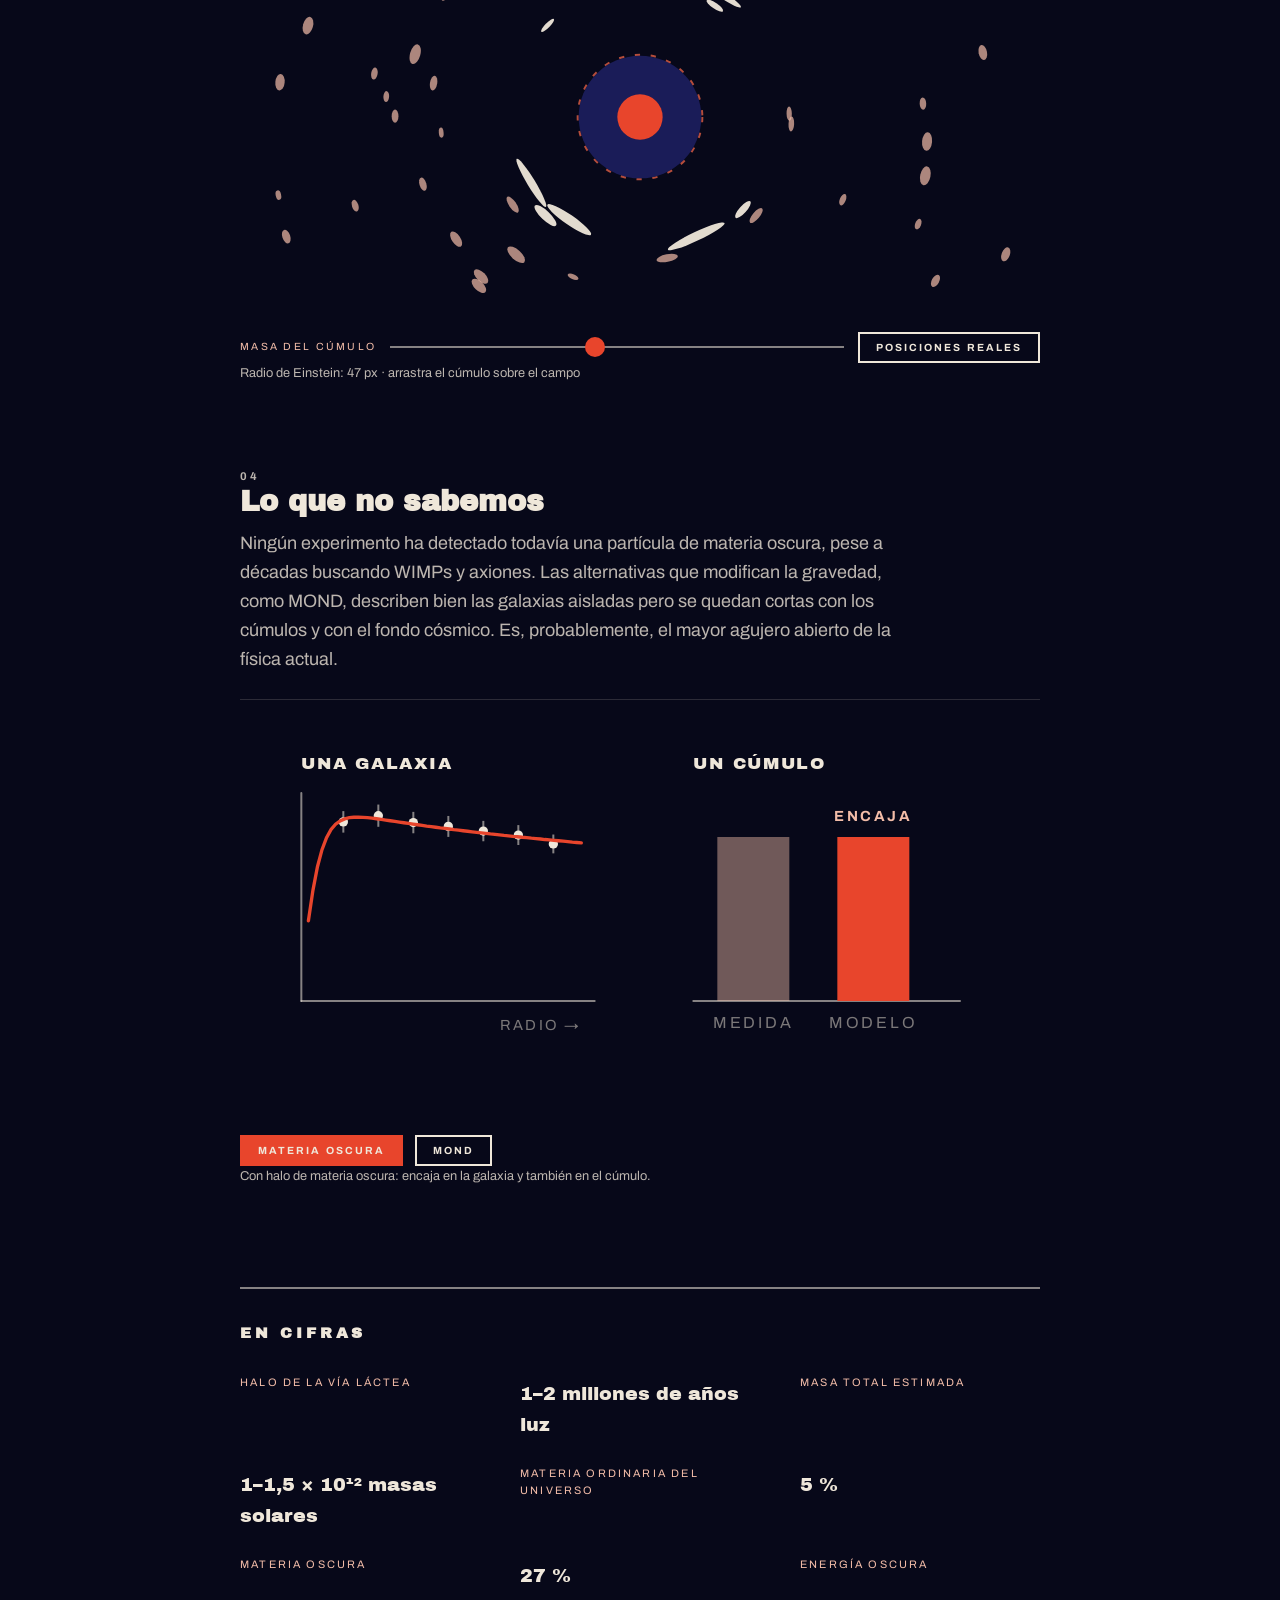
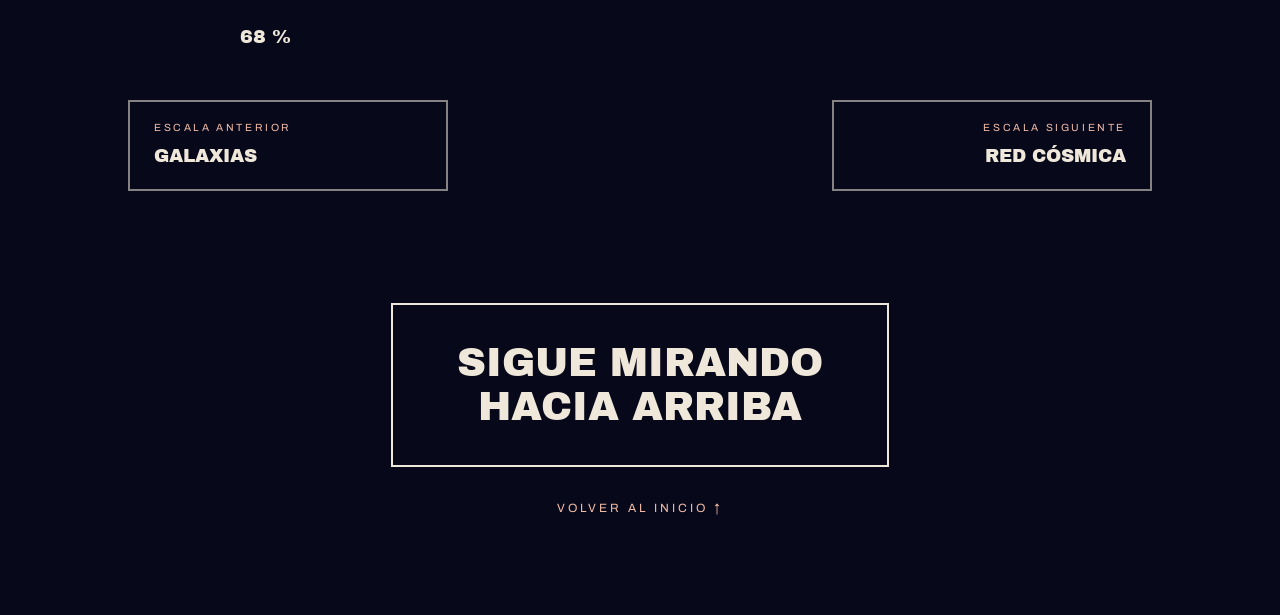
<file: halos.html>
<!DOCTYPE html>
<html lang="es">
<head>
<meta charset="utf-8">
<meta name="viewport" content="width=device-width, initial-scale=1, viewport-fit=cover">
<title>HALOS · El arte del cosmos</title>
<meta name="description" content="Las galaxias giran demasiado rápido para la materia que se ve. O la gravedad funciona distinto a gran escala, o hay mucho más ahí fuera de lo que pode">
<link rel="preconnect" href="https://fonts.googleapis.com">
<link rel="preconnect" href="https://fonts.gstatic.com" crossorigin>
<link href="https://fonts.googleapis.com/css2?family=Archivo+Black&family=Archivo:wght@400;600;700&display=swap" rel="stylesheet">
<link rel="stylesheet" href="css/style.css">
</head>
<body class="article-page">

<canvas id="starfield" class="starfield" aria-hidden="true"></canvas>
<div class="progress" aria-hidden="true"><span id="progressBar" class="progress__bar"></span></div>

<a class="back-link" href="index.html#halos">← EL ARTE DEL COSMOS</a>

<header class="article-head">
  <p class="scene__scale">ESCALA · ~1 MILLÓN DE AÑOS LUZ</p>
  <h1 class="article-title">HALOS</h1>
  <p class="article-lede">Las galaxias giran demasiado rápido para la materia que se ve. O la gravedad funciona distinto a gran escala, o hay mucho más ahí fuera de lo que podemos mirar.</p>
  <figure class="article-figure article-figure--lab">
    <svg viewBox="0 0 600 340" class="figure-art" id="haloArtFull" role="img"
         aria-label="Laboratorio de halos: curva de rotación calculada en vivo"></svg>
    <figcaption class="lab-caption">
      La curva no está dibujada: se calcula con un disco tipo Kuzmin y un halo NFW.
      Las nubes de gas orbitan a la velocidad que marca esa misma curva.
    </figcaption>
    <div class="lab-controls">
      <div class="control">
        <label for="haloMassFull">MASA DEL HALO</label>
        <input id="haloMassFull" type="range" min="0" max="100" step="1" value="85">
        <output id="haloMassOut">—</output>
      </div>
      <div class="control control--row">
        <button class="btn btn--sm" id="haloPlay" type="button" aria-pressed="false">PAUSAR</button>
        <button class="btn btn--sm" id="haloParticlesBtn" type="button" aria-pressed="true">PARTÍCULAS</button>
        <button class="btn btn--sm" id="haloExpectedBtn" type="button" aria-pressed="true">CURVA ESPERADA</button>
      </div>
      <p class="readout lab-readout" id="haloReadoutFull">—</p>
    </div>
  </figure>
</header>

<main class="article article--labs">
  <section class="article-block reveal">
    <p class="article-block__num">01</p>
    <h2 class="article-block__title">La anomalía</h2>
    <p>Fritz Zwicky ya avisó en 1933 de que las galaxias del cúmulo de Coma se movían como si el cúmulo pesara mucho más de lo visible. En los años setenta, Vera Rubin y Kent Ford midieron con precisión cómo giran las espirales y encontraron algo que no cuadraba: la velocidad no cae al alejarse del centro, como pasaría si toda la masa estuviera donde está la luz, sino que se mantiene plana hasta el borde.</p>

    <div class="block-lab">
      <svg viewBox="0 0 600 300" id="labAnomaly" class="block-lab__art block-lab__art--drag" role="img"
           aria-label="Una rendija móvil sobre una galaxia de canto va midiendo su curva de rotación"></svg>
      <div class="block-lab__controls">
        <label class="block-lab__label" for="anomalySlit">RENDIJA</label>
        <input id="anomalySlit" type="range" min="95" max="505" step="1" value="412">
        <button class="btn btn--sm" id="anomalySweep" type="button">BARRIDO AUTOMÁTICO</button>
      </div>
      <p class="block-lab__readout" id="anomalyReadout">—</p>
    </div>
  </section>
  <section class="article-block reveal">
    <p class="article-block__num">02</p>
    <h2 class="article-block__title">Qué es un halo</h2>
    <p>La explicación estándar es que cada galaxia está inmersa en una esfera de materia oscura mucho mayor que su parte luminosa. El halo de la Vía Láctea mide entre uno y dos millones de años luz de lado a lado y suma entre uno y un billón y medio de masas solares: el disco brillante es apenas la decoración del centro.</p>

    <div class="block-lab">
      <svg viewBox="0 0 600 300" id="labScale" class="block-lab__art" role="img"
           aria-label="La vista se aleja del disco visible hasta abarcar todo el halo"></svg>
      <div class="block-lab__controls">
        <label class="block-lab__label" for="scaleZoom">ALEJAR LA VISTA</label>
        <input id="scaleZoom" type="range" min="0" max="100" step="1" value="12">
      </div>
      <p class="block-lab__readout" id="scaleReadout">—</p>
    </div>
  </section>
  <section class="article-block reveal">
    <p class="article-block__num">03</p>
    <h2 class="article-block__title">Las otras pruebas</h2>
    <p>No es solo la rotación. La luz de objetos lejanos se curva al pasar junto a los cúmulos más de lo que su materia visible permite; en el Cúmulo Bala, la masa medida por esa curvatura quedó separada del gas caliente tras la colisión; y las proporciones del fondo cósmico de microondas encajan con un universo hecho de un 5 % de materia ordinaria, un 27 % de materia oscura y un 68 % de energía oscura.</p>

    <div class="block-lab">
      <svg viewBox="0 0 600 300" id="labLens" class="block-lab__art block-lab__art--drag" role="img"
           aria-label="Un cúmulo que se puede arrastrar y curva la luz de las galaxias de fondo"></svg>
      <div class="block-lab__controls">
        <label class="block-lab__label" for="lensMass">MASA DEL CÚMULO</label>
        <input id="lensMass" type="range" min="0" max="100" step="1" value="45">
        <button class="btn btn--sm" id="lensTruth" type="button" aria-pressed="false">POSICIONES REALES</button>
      </div>
      <p class="block-lab__readout" id="lensReadout">—</p>
    </div>
  </section>
  <section class="article-block reveal">
    <p class="article-block__num">04</p>
    <h2 class="article-block__title">Lo que no sabemos</h2>
    <p>Ningún experimento ha detectado todavía una partícula de materia oscura, pese a décadas buscando WIMPs y axiones. Las alternativas que modifican la gravedad, como MOND, describen bien las galaxias aisladas pero se quedan cortas con los cúmulos y con el fondo cósmico. Es, probablemente, el mayor agujero abierto de la física actual.</p>

    <div class="block-lab">
      <svg viewBox="0 0 600 300" id="labTheory" class="block-lab__art" role="img"
           aria-label="Comparación esquemática entre materia oscura y MOND en una galaxia y en un cúmulo"></svg>
      <div class="block-lab__controls">
        <button class="btn btn--sm" id="theoryDark" type="button" aria-pressed="true">MATERIA OSCURA</button>
        <button class="btn btn--sm" id="theoryMond" type="button" aria-pressed="false">MOND</button>
      </div>
      <p class="block-lab__readout" id="theoryReadout">—</p>
    </div>
  </section>

  <aside class="facts reveal">
    <h2 class="facts__title">EN CIFRAS</h2>
    <dl>
      <dt>Halo de la Vía Láctea</dt><dd>1–2 millones de años luz</dd>
      <dt>Masa total estimada</dt><dd>1–1,5 × 10¹² masas solares</dd>
      <dt>Materia ordinaria del universo</dt><dd>5 %</dd>
      <dt>Materia oscura</dt><dd>27 %</dd>
      <dt>Energía oscura</dt><dd>68 %</dd>
    </dl>
  </aside>
</main>

<nav class="article-nav">
  <a class="article-nav__link article-nav__link--prev" href="galaxias.html"><span>ESCALA ANTERIOR</span><strong>GALAXIAS</strong></a>
  <a class="article-nav__link article-nav__link--next" href="red-cosmica.html"><span>ESCALA SIGUIENTE</span><strong>RED CÓSMICA</strong></a>
</nav>

<footer class="outro outro--sm">
  <div class="frame frame--sm"><p>SIGUE MIRANDO<br>HACIA ARRIBA</p></div>
  <a class="back-to-top" href="index.html">VOLVER AL INICIO ↑</a>
</footer>

<script src="js/common.js"></script>
<script src="js/halos.js"></script>
<script src="js/halos-blocks.js"></script>
</body>
</html>
</file>
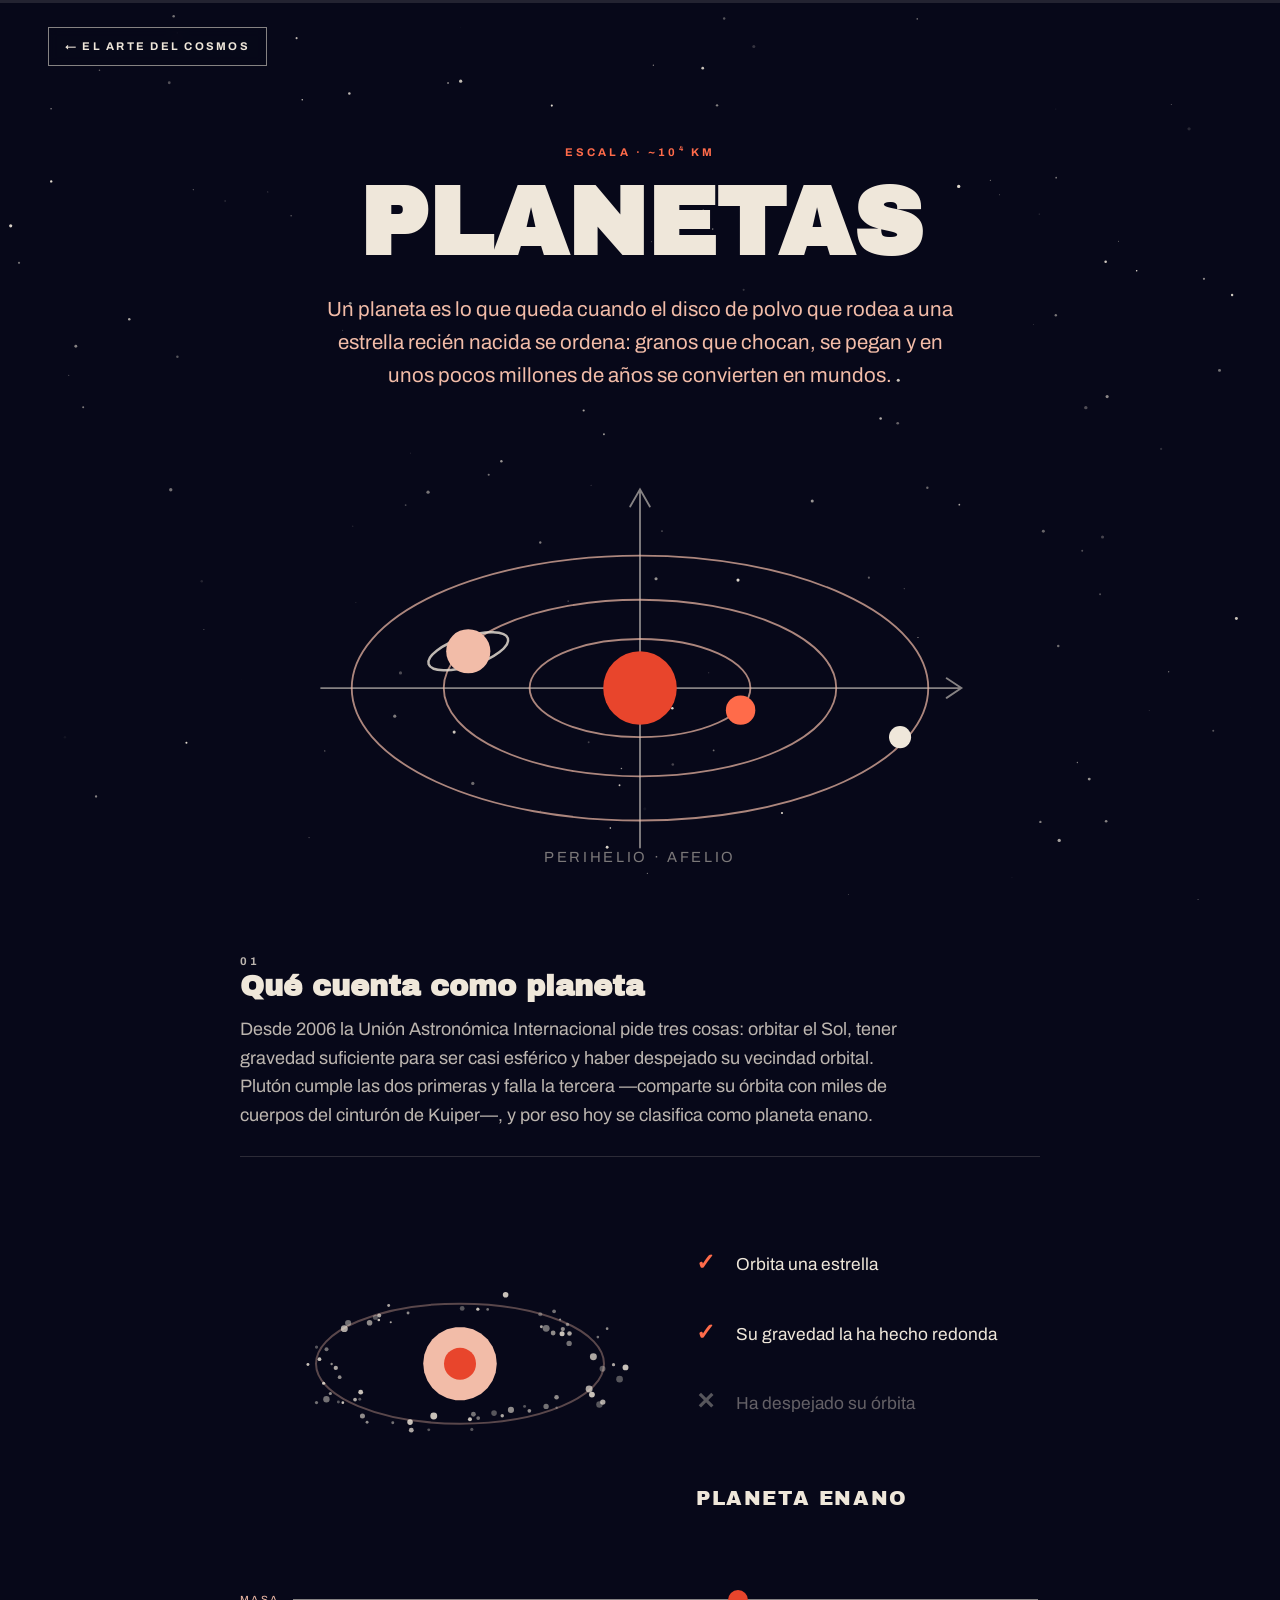
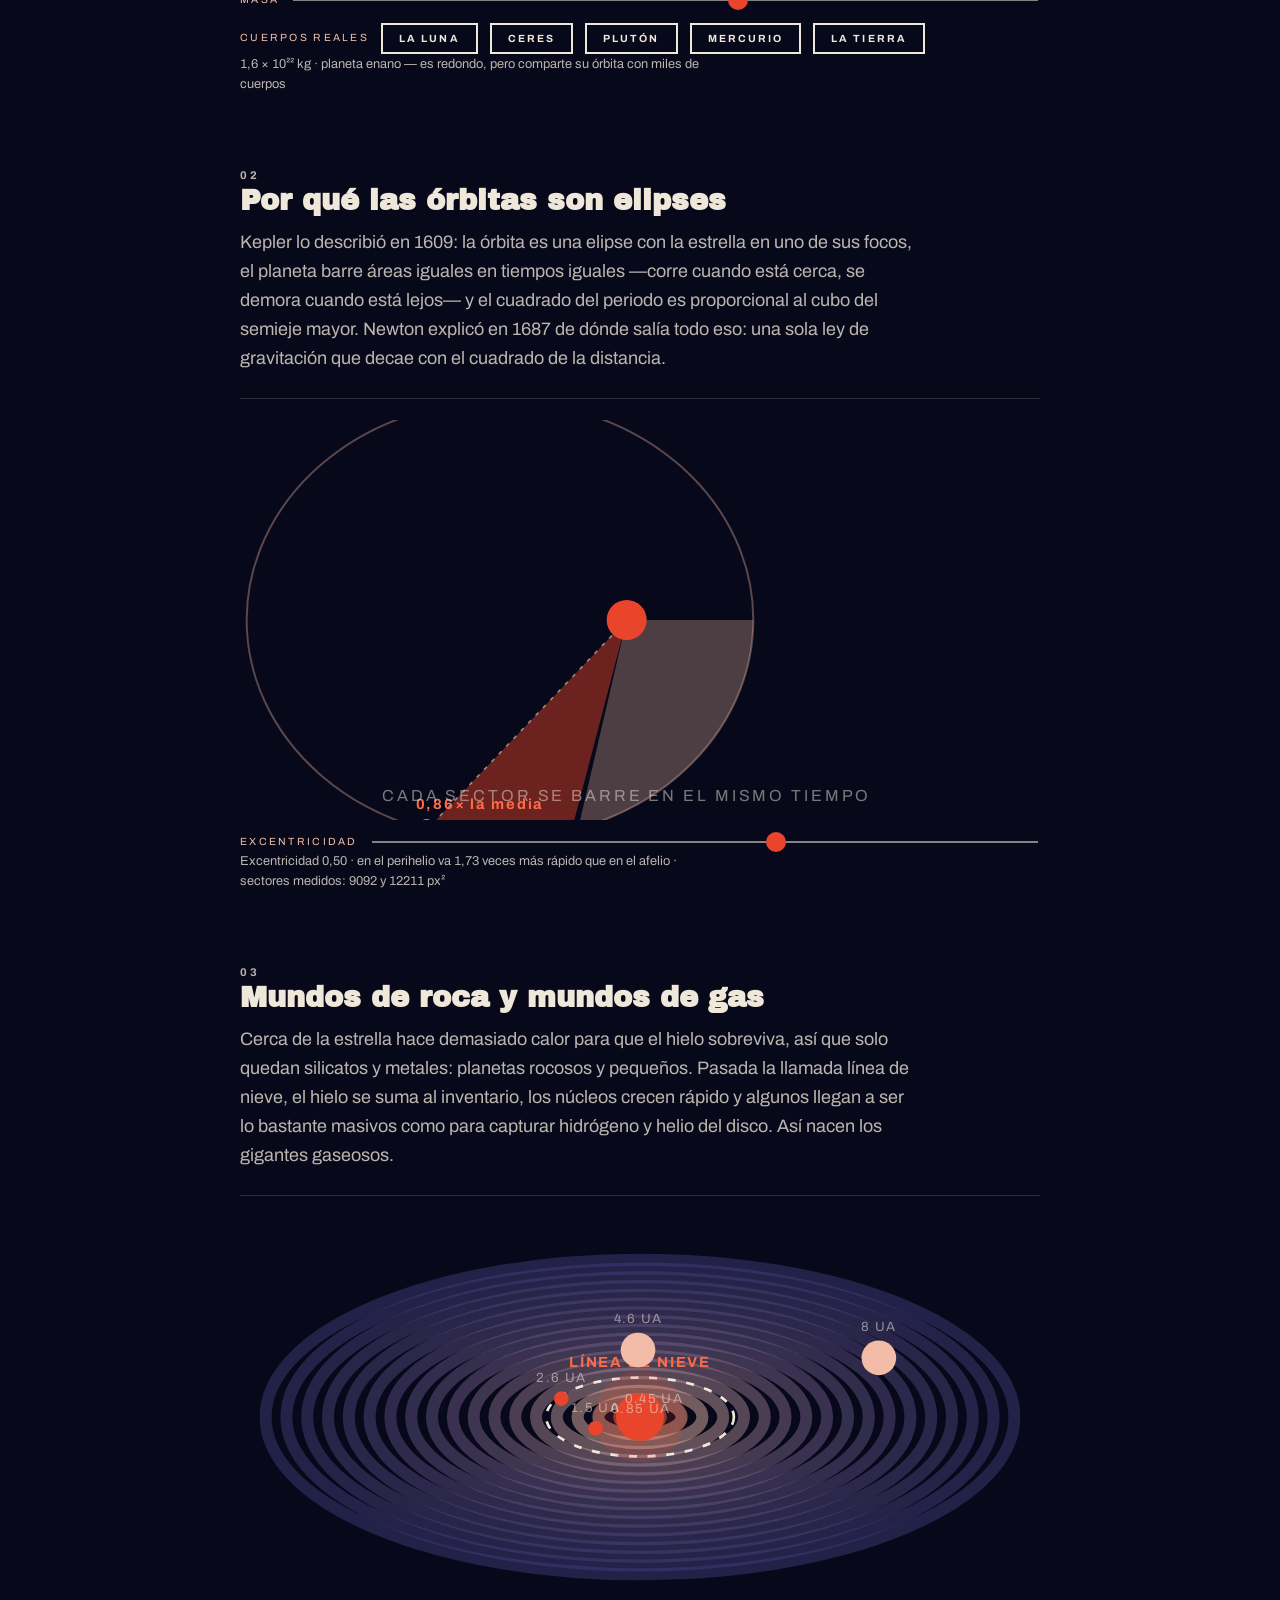
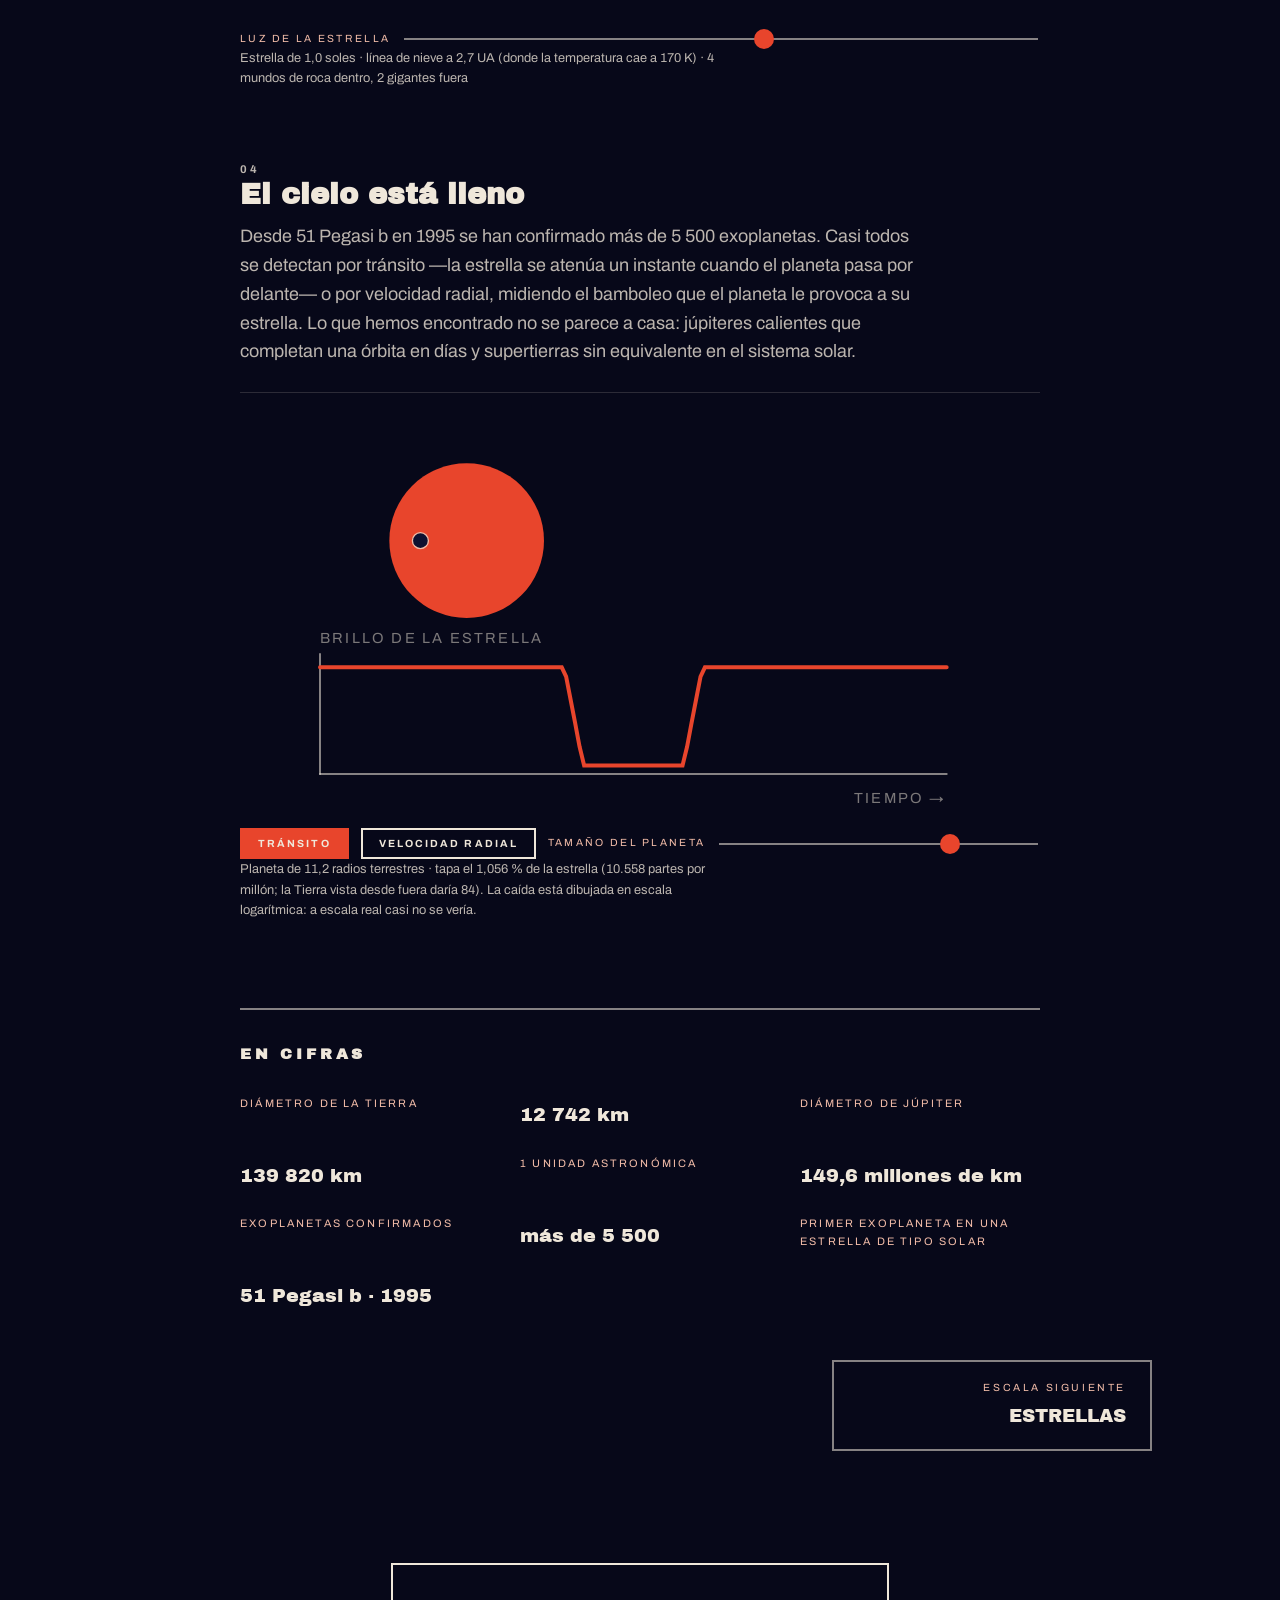
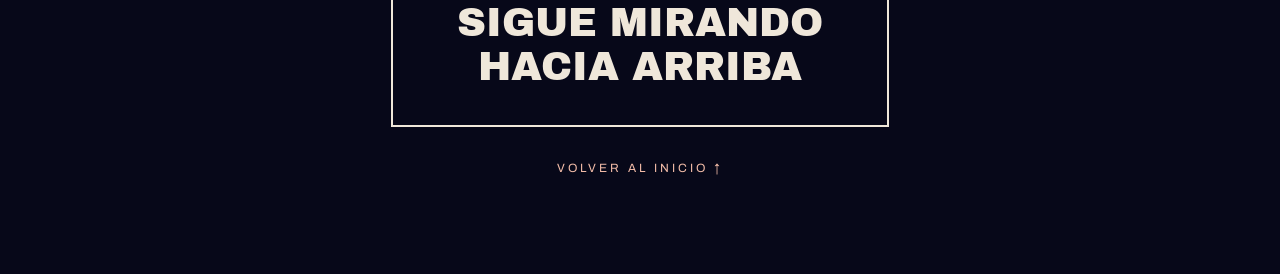
<file: planetas.html>
<!DOCTYPE html>
<html lang="es">
<head>
<meta charset="utf-8">
<meta name="viewport" content="width=device-width, initial-scale=1, viewport-fit=cover">
<title>PLANETAS · El arte del cosmos</title>
<meta name="description" content="Un planeta es lo que queda cuando el disco de polvo que rodea a una estrella recién nacida se ordena: granos que chocan, se pegan y en unos pocos mill">
<link rel="preconnect" href="https://fonts.googleapis.com">
<link rel="preconnect" href="https://fonts.gstatic.com" crossorigin>
<link href="https://fonts.googleapis.com/css2?family=Archivo+Black&family=Archivo:wght@400;600;700&display=swap" rel="stylesheet">
<link rel="stylesheet" href="css/style.css">
</head>
<body class="article-page">

<canvas id="starfield" class="starfield" aria-hidden="true"></canvas>
<div class="progress" aria-hidden="true"><span id="progressBar" class="progress__bar"></span></div>

<a class="back-link" href="index.html#planetas">← EL ARTE DEL COSMOS</a>

<header class="article-head">
  <p class="scene__scale">ESCALA · ~10<sup>4</sup> KM</p>
  <h1 class="article-title">PLANETAS</h1>
  <p class="article-lede">Un planeta es lo que queda cuando el disco de polvo que rodea a una estrella recién nacida se ordena: granos que chocan, se pegan y en unos pocos millones de años se convierten en mundos.</p>
  <figure class="article-figure">
    <svg viewBox="0 0 600 340" class="figure-art" role="img" aria-label="Órbitas elípticas alrededor de una estrella">
      <g class="axes">
        <path d="M40 190 H560 M550 182 L562 190 L550 198"/>
        <path d="M300 320 V30 M292 42 L300 28 L308 42"/>
      </g>
      <ellipse class="ring" cx="300" cy="190" rx="90" ry="40"/>
      <ellipse class="ring" cx="300" cy="190" rx="160" ry="72"/>
      <ellipse class="ring" cx="300" cy="190" rx="235" ry="108"/>
      <circle class="sun" cx="300" cy="190" r="30"/>
      <circle class="planet planet--coral" cx="382" cy="208" r="12"/>
      <g transform="translate(160 160)">
        <ellipse class="planet-ring" rx="34" ry="12"/>
        <circle class="planet planet--blush" r="18"/>
      </g>
      <circle class="planet planet--cream" cx="512" cy="230" r="9"/>
      <text class="axis-label" x="300" y="332">PERIHELIO · AFELIO</text>
    </svg>
  </figure>
</header>

<main class="article article--labs">
  <section class="article-block reveal">
    <p class="article-block__num">01</p>
    <h2 class="article-block__title">Qué cuenta como planeta</h2>
    <p>Desde 2006 la Unión Astronómica Internacional pide tres cosas: orbitar el Sol, tener gravedad suficiente para ser casi esférico y haber despejado su vecindad orbital. Plutón cumple las dos primeras y falla la tercera —comparte su órbita con miles de cuerpos del cinturón de Kuiper—, y por eso hoy se clasifica como planeta enano.</p>

    <div class="block-lab">
      <svg viewBox="0 0 600 300" id="labDefinition" class="block-lab__art" role="img"
           aria-label="Los tres requisitos de la UAI comprobados sobre un cuerpo que crece"></svg>
      <div class="block-lab__controls">
        <label class="block-lab__label" for="defMass">MASA</label>
        <input id="defMass" type="range" min="180" max="250" step="1" value="222">
      </div>
      <div class="block-lab__controls">
        <span class="block-lab__label">CUERPOS REALES</span>
        <button class="btn btn--sm" data-body="7.35e22|1|La Luna" type="button">LA LUNA</button>
        <button class="btn btn--sm" data-body="9.4e20|0|Ceres" type="button">CERES</button>
        <button class="btn btn--sm" data-body="1.3e22|0|Plutón" type="button">PLUTÓN</button>
        <button class="btn btn--sm" data-body="3.3e23|0|Mercurio" type="button">MERCURIO</button>
        <button class="btn btn--sm" data-body="5.97e24|0|La Tierra" type="button">LA TIERRA</button>
      </div>
      <p class="block-lab__readout" id="defReadout">—</p>
    </div>
  </section>
  <section class="article-block reveal">
    <p class="article-block__num">02</p>
    <h2 class="article-block__title">Por qué las órbitas son elipses</h2>
    <p>Kepler lo describió en 1609: la órbita es una elipse con la estrella en uno de sus focos, el planeta barre áreas iguales en tiempos iguales —corre cuando está cerca, se demora cuando está lejos— y el cuadrado del periodo es proporcional al cubo del semieje mayor. Newton explicó en 1687 de dónde salía todo eso: una sola ley de gravitación que decae con el cuadrado de la distancia.</p>

    <div class="block-lab">
      <svg viewBox="0 0 600 300" id="labKepler" class="block-lab__art" role="img"
           aria-label="Un planeta barriendo áreas iguales en tiempos iguales"></svg>
      <div class="block-lab__controls">
        <label class="block-lab__label" for="keplerEcc">EXCENTRICIDAD</label>
        <input id="keplerEcc" type="range" min="0" max="82" step="1" value="50">
      </div>
      <p class="block-lab__readout" id="keplerReadout">—</p>
    </div>
  </section>
  <section class="article-block reveal">
    <p class="article-block__num">03</p>
    <h2 class="article-block__title">Mundos de roca y mundos de gas</h2>
    <p>Cerca de la estrella hace demasiado calor para que el hielo sobreviva, así que solo quedan silicatos y metales: planetas rocosos y pequeños. Pasada la llamada línea de nieve, el hielo se suma al inventario, los núcleos crecen rápido y algunos llegan a ser lo bastante masivos como para capturar hidrógeno y helio del disco. Así nacen los gigantes gaseosos.</p>

    <div class="block-lab">
      <svg viewBox="0 0 600 300" id="labSnow" class="block-lab__art" role="img"
           aria-label="El disco de formación y su línea de nieve, que se mueve con la luz de la estrella"></svg>
      <div class="block-lab__controls">
        <label class="block-lab__label" for="snowLum">LUZ DE LA ESTRELLA</label>
        <input id="snowLum" type="range" min="0" max="100" step="1" value="57">
      </div>
      <p class="block-lab__readout" id="snowReadout">—</p>
    </div>
  </section>
  <section class="article-block reveal">
    <p class="article-block__num">04</p>
    <h2 class="article-block__title">El cielo está lleno</h2>
    <p>Desde 51 Pegasi b en 1995 se han confirmado más de 5 500 exoplanetas. Casi todos se detectan por tránsito —la estrella se atenúa un instante cuando el planeta pasa por delante— o por velocidad radial, midiendo el bamboleo que el planeta le provoca a su estrella. Lo que hemos encontrado no se parece a casa: júpiteres calientes que completan una órbita en días y supertierras sin equivalente en el sistema solar.</p>

    <div class="block-lab">
      <svg viewBox="0 0 600 300" id="labDetection" class="block-lab__art" role="img"
           aria-label="Los dos métodos principales para detectar exoplanetas"></svg>
      <div class="block-lab__controls">
        <button class="btn btn--sm" id="detectTransit" type="button" aria-pressed="true">TRÁNSITO</button>
        <button class="btn btn--sm" id="detectRV" type="button" aria-pressed="false">VELOCIDAD RADIAL</button>
        <label class="block-lab__label" for="detectSize">TAMAÑO DEL PLANETA</label>
        <input id="detectSize" type="range" min="5" max="150" step="1" value="112">
      </div>
      <p class="block-lab__readout" id="detectReadout">—</p>
    </div>
  </section>

  <aside class="facts reveal">
    <h2 class="facts__title">EN CIFRAS</h2>
    <dl>
      <dt>Diámetro de la Tierra</dt><dd>12 742 km</dd>
      <dt>Diámetro de Júpiter</dt><dd>139 820 km</dd>
      <dt>1 unidad astronómica</dt><dd>149,6 millones de km</dd>
      <dt>Exoplanetas confirmados</dt><dd>más de 5 500</dd>
      <dt>Primer exoplaneta en una estrella de tipo solar</dt><dd>51 Pegasi b · 1995</dd>
    </dl>
  </aside>
</main>

<nav class="article-nav">
  <span class="article-nav__spacer"></span>
  <a class="article-nav__link article-nav__link--next" href="estrellas.html"><span>ESCALA SIGUIENTE</span><strong>ESTRELLAS</strong></a>
</nav>

<footer class="outro outro--sm">
  <div class="frame frame--sm"><p>SIGUE MIRANDO<br>HACIA ARRIBA</p></div>
  <a class="back-to-top" href="index.html">VOLVER AL INICIO ↑</a>
</footer>

<script src="js/common.js"></script>
<script src="js/planets.js"></script>
<script src="js/planets-blocks.js"></script>
</body>
</html>
</file>
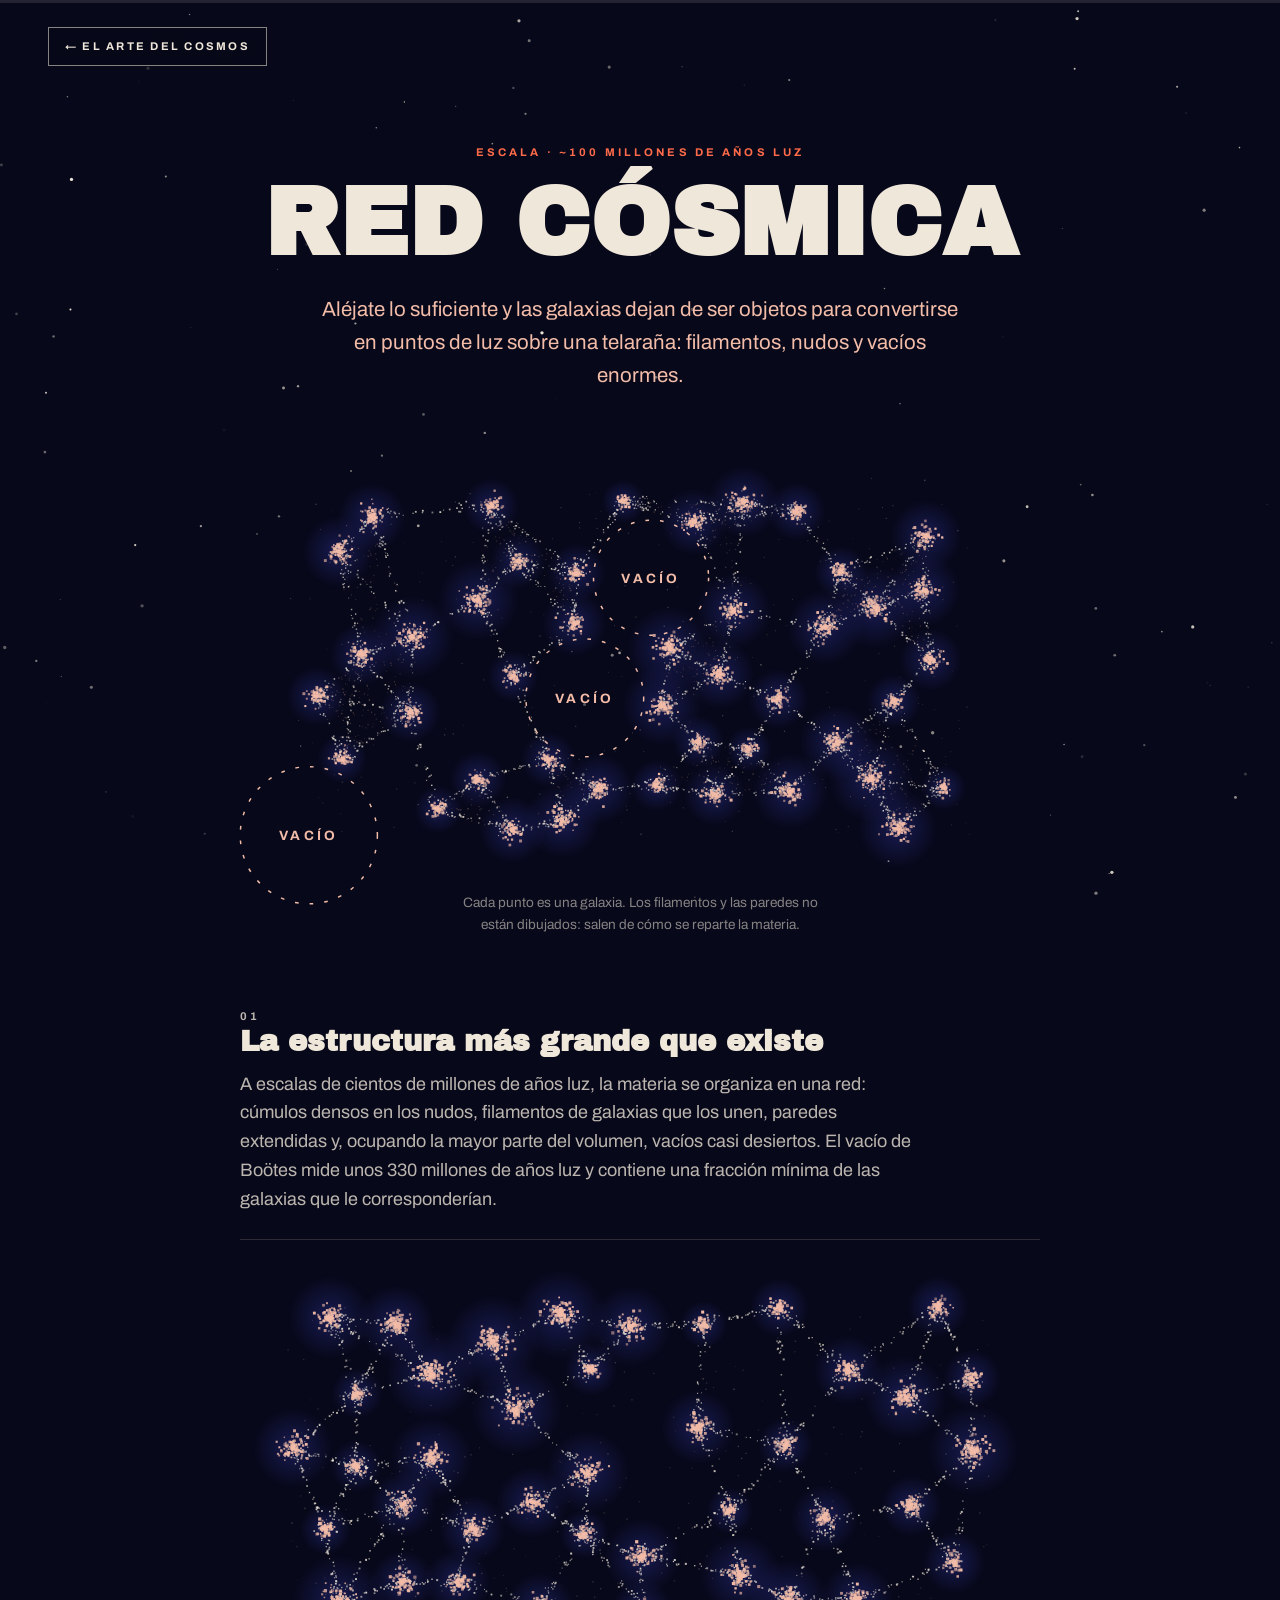
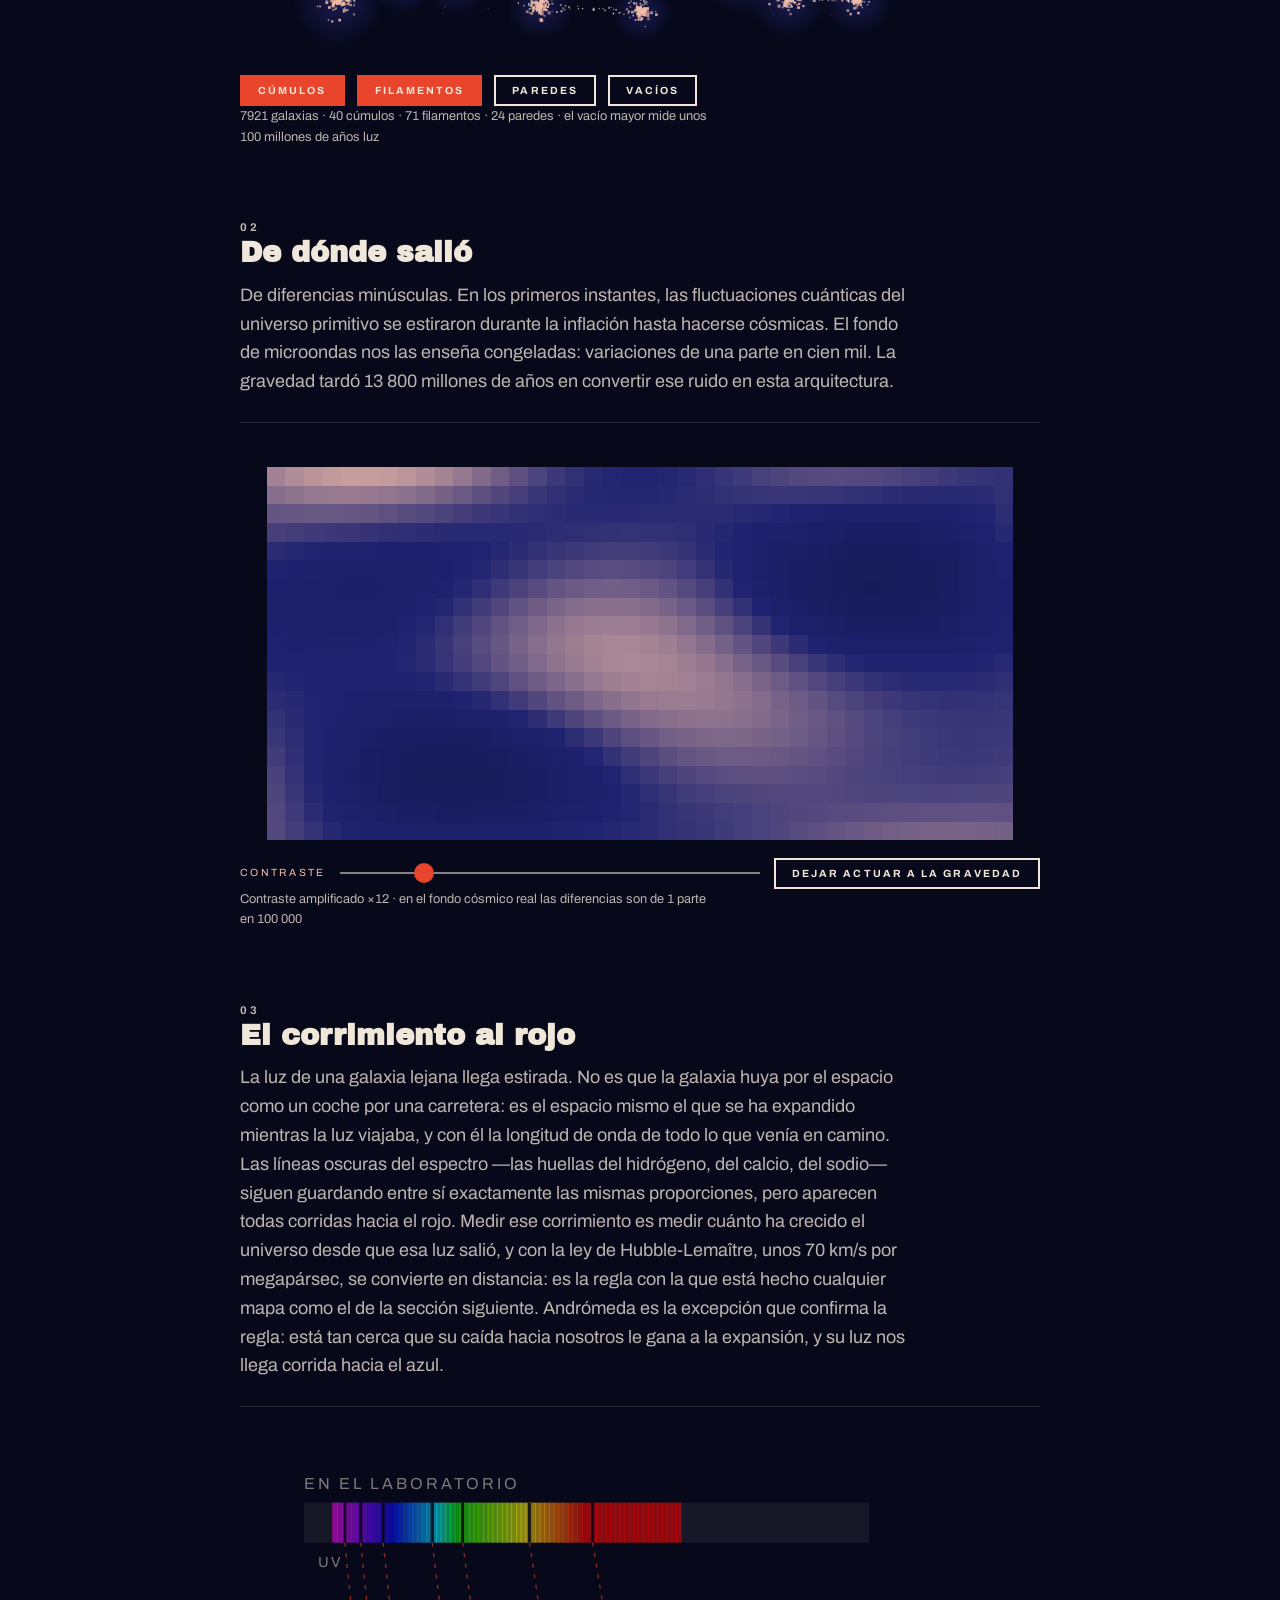
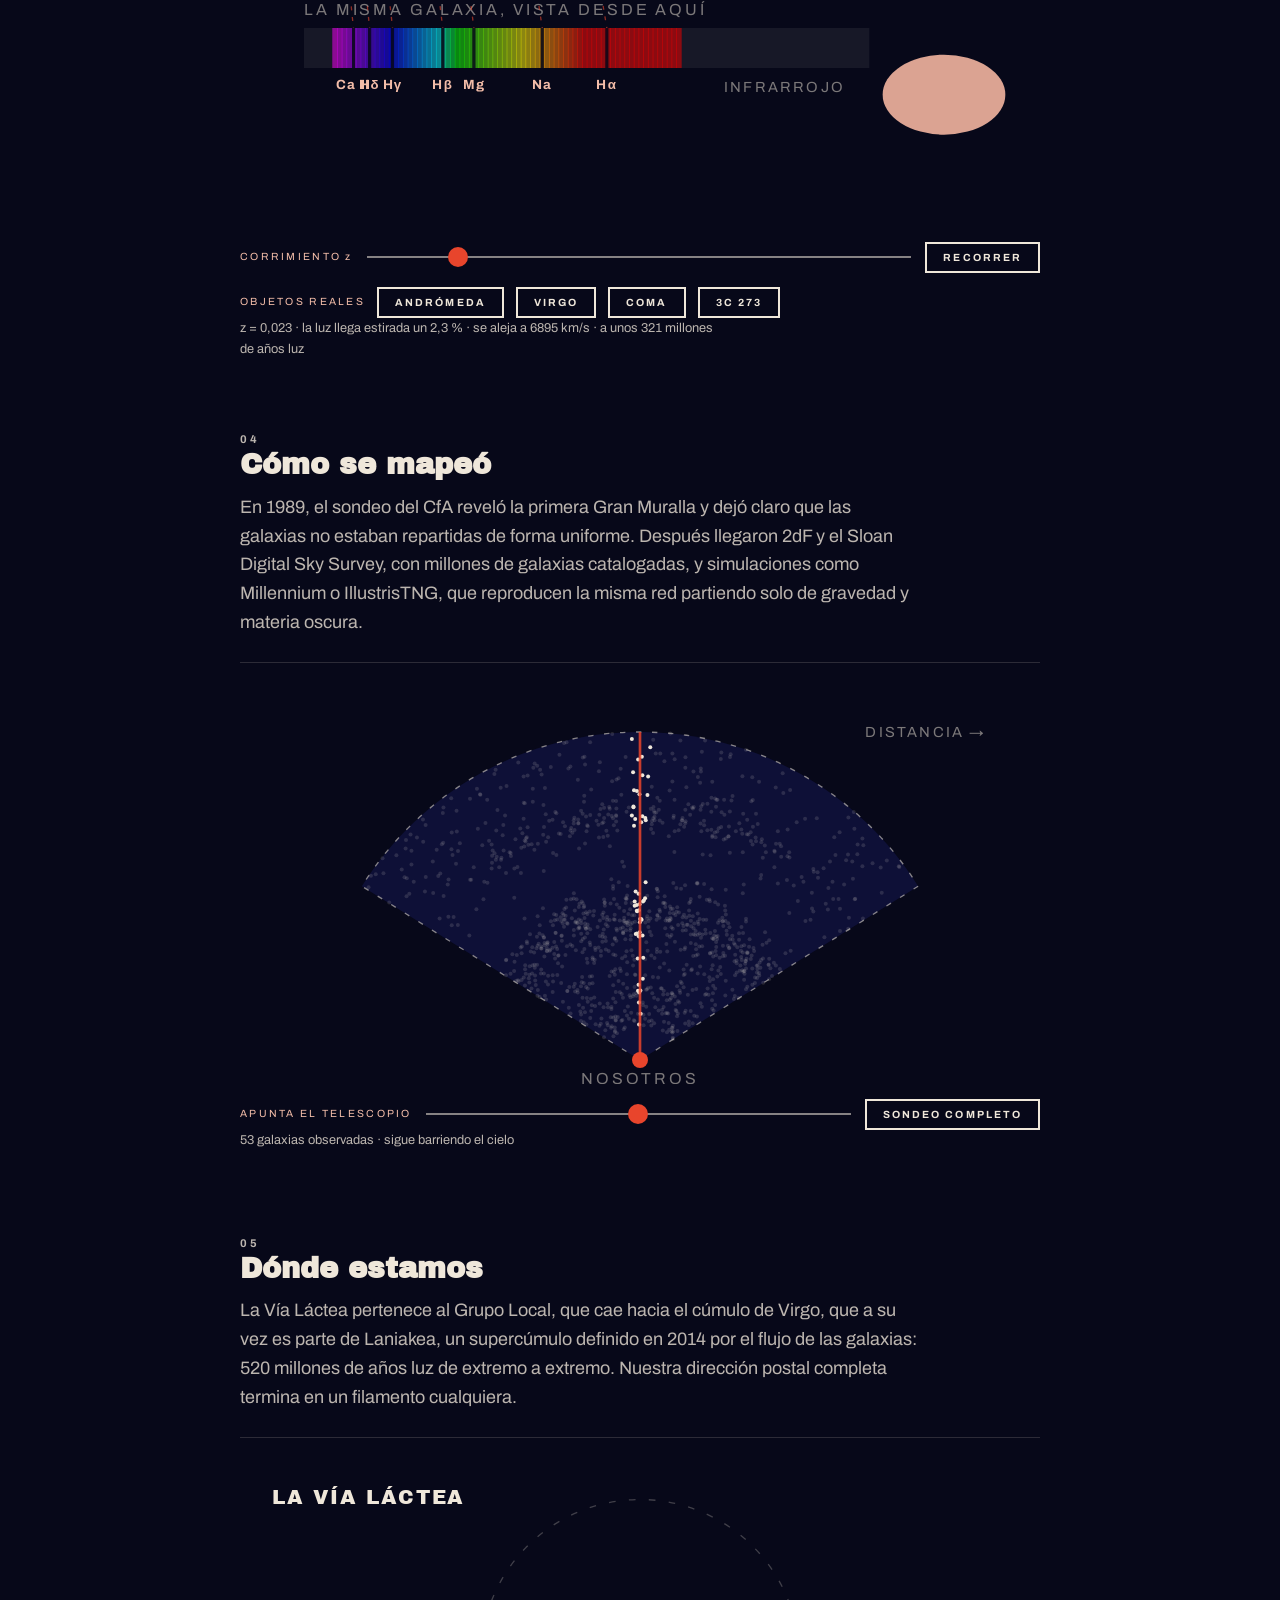
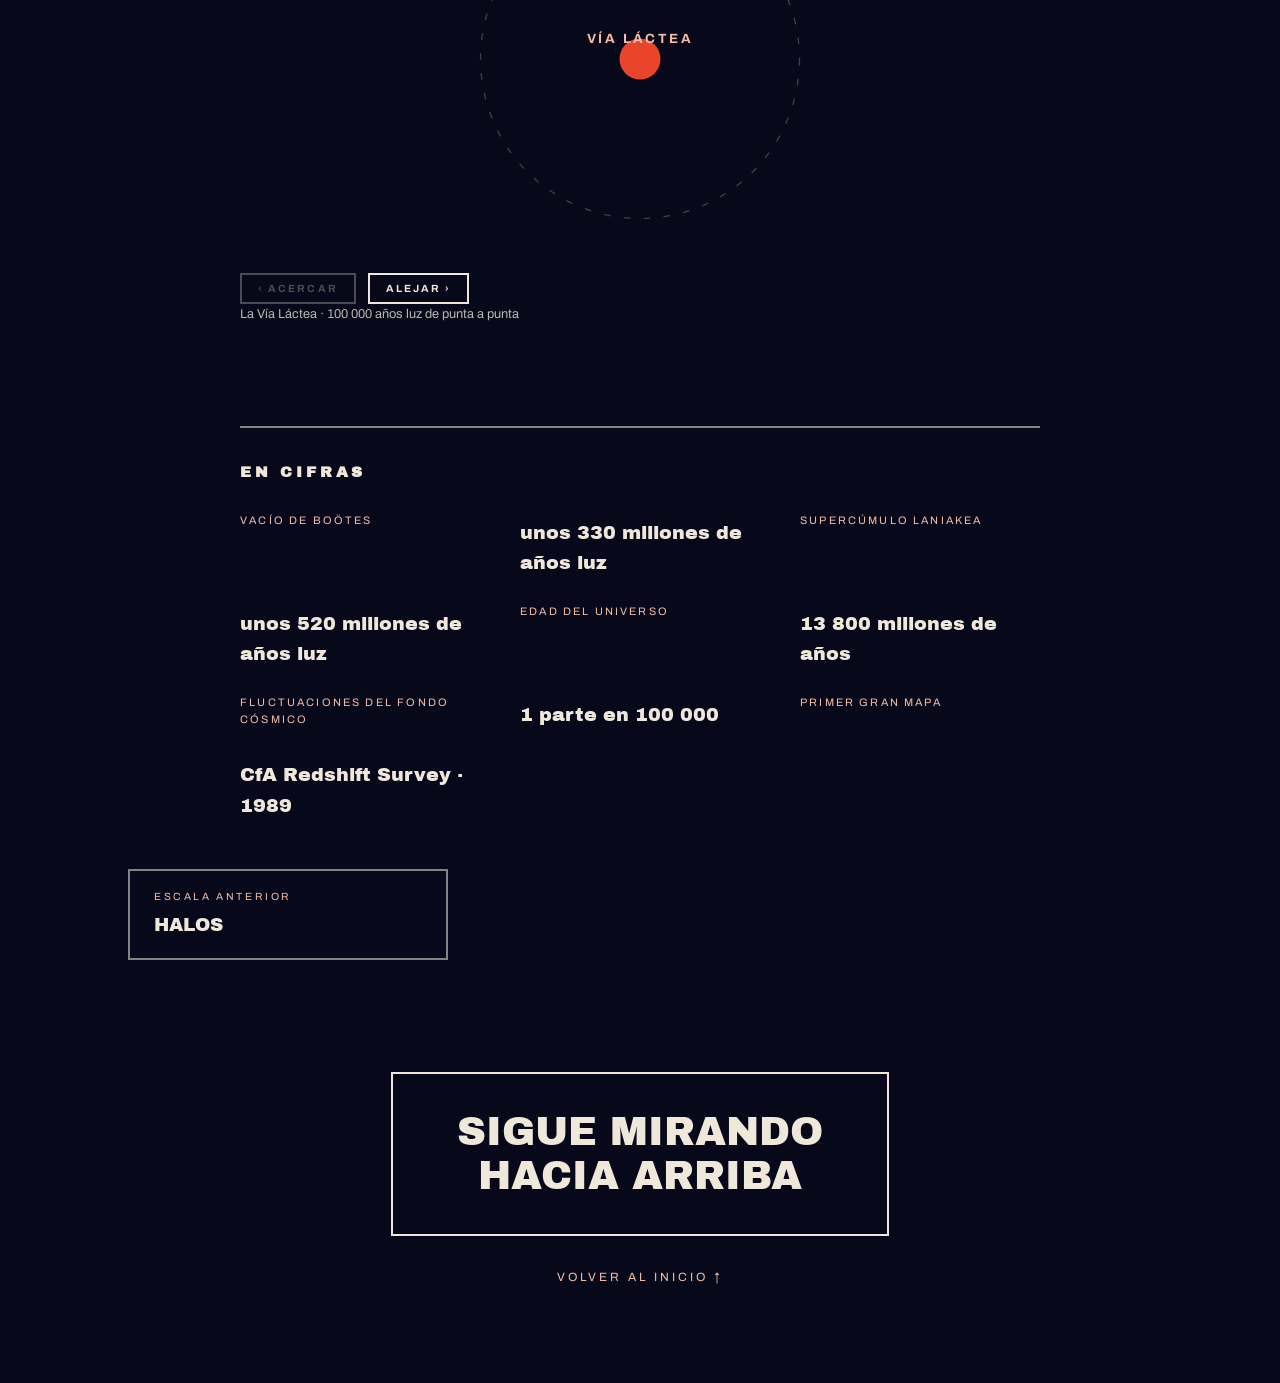
<file: red-cosmica.html>
<!DOCTYPE html>
<html lang="es">
<head>
<meta charset="utf-8">
<meta name="viewport" content="width=device-width, initial-scale=1, viewport-fit=cover">
<title>RED CÓSMICA · El arte del cosmos</title>
<meta name="description" content="Aléjate lo suficiente y las galaxias dejan de ser objetos para convertirse en puntos de luz sobre una espuma: filamentos, nudos y vacíos enormes.">
<link rel="preconnect" href="https://fonts.googleapis.com">
<link rel="preconnect" href="https://fonts.gstatic.com" crossorigin>
<link href="https://fonts.googleapis.com/css2?family=Archivo+Black&family=Archivo:wght@400;600;700&display=swap" rel="stylesheet">
<link rel="stylesheet" href="css/style.css">
</head>
<body class="article-page">

<canvas id="starfield" class="starfield" aria-hidden="true"></canvas>
<div class="progress" aria-hidden="true"><span id="progressBar" class="progress__bar"></span></div>

<a class="back-link" href="index.html#red-cosmica">← EL ARTE DEL COSMOS</a>

<header class="article-head">
  <p class="scene__scale">ESCALA · ~100 MILLONES DE AÑOS LUZ</p>
  <h1 class="article-title">RED CÓSMICA</h1>
  <p class="article-lede">Aléjate lo suficiente y las galaxias dejan de ser objetos para convertirse en puntos de luz sobre una telaraña: filamentos, nudos y vacíos enormes.</p>
  <figure class="article-figure">
    <div class="web-stage" style="--ratio: 600 / 340">
      <canvas id="webHeroCanvas" class="web-canvas"></canvas>
      <svg class="web-overlay" id="webHeroSvg" viewBox="0 0 600 340" aria-hidden="true"></svg>
    </div>
    <figcaption class="lab-caption">
      Cada punto es una galaxia. Los filamentos y las paredes no están dibujados:
      salen de cómo se reparte la materia.
    </figcaption>
  </figure>
</header>

<main class="article article--labs">
  <section class="article-block reveal">
    <p class="article-block__num">01</p>
    <h2 class="article-block__title">La estructura más grande que existe</h2>
    <p>A escalas de cientos de millones de años luz, la materia se organiza en una red: cúmulos densos en los nudos, filamentos de galaxias que los unen, paredes extendidas y, ocupando la mayor parte del volumen, vacíos casi desiertos. El vacío de Boötes mide unos 330 millones de años luz y contiene una fracción mínima de las galaxias que le corresponderían.</p>

    <div class="block-lab">
      <div class="web-stage" style="--ratio: 600 / 300">
        <canvas id="anatomyCanvas" class="web-canvas"></canvas>
        <svg class="web-overlay" id="anatomySvg" viewBox="0 0 600 300" role="img"
             aria-label="Mapa de la red con sus cúmulos, filamentos, paredes y vacíos"></svg>
      </div>
      <div class="block-lab__controls">
        <button class="btn btn--sm" data-layer="clusters" type="button" aria-pressed="true">CÚMULOS</button>
        <button class="btn btn--sm" data-layer="filaments" type="button" aria-pressed="true">FILAMENTOS</button>
        <button class="btn btn--sm" data-layer="walls" type="button" aria-pressed="false">PAREDES</button>
        <button class="btn btn--sm" data-layer="voids" type="button" aria-pressed="false">VACÍOS</button>
      </div>
      <p class="block-lab__readout" id="anatomyReadout">—</p>
    </div>
  </section>
  <section class="article-block reveal">
    <p class="article-block__num">02</p>
    <h2 class="article-block__title">De dónde salió</h2>
    <p>De diferencias minúsculas. En los primeros instantes, las fluctuaciones cuánticas del universo primitivo se estiraron durante la inflación hasta hacerse cósmicas. El fondo de microondas nos las enseña congeladas: variaciones de una parte en cien mil. La gravedad tardó 13 800 millones de años en convertir ese ruido en esta arquitectura.</p>

    <div class="block-lab">
      <svg viewBox="0 0 600 300" id="labSeeds" class="block-lab__art" role="img"
           aria-label="Las diferencias de densidad del universo primitivo amplificadas por la gravedad"></svg>
      <div class="block-lab__controls">
        <label class="block-lab__label" for="seedContrast">CONTRASTE</label>
        <input id="seedContrast" type="range" min="1" max="60" step="1" value="12">
        <button class="btn btn--sm" id="seedGrow" type="button">DEJAR ACTUAR A LA GRAVEDAD</button>
      </div>
      <p class="block-lab__readout" id="seedReadout">—</p>
    </div>
  </section>
  <section class="article-block reveal">
    <p class="article-block__num">03</p>
    <h2 class="article-block__title">El corrimiento al rojo</h2>
    <p>La luz de una galaxia lejana llega estirada. No es que la galaxia huya por el espacio como un coche por una carretera: es el espacio mismo el que se ha expandido mientras la luz viajaba, y con él la longitud de onda de todo lo que venía en camino. Las líneas oscuras del espectro —las huellas del hidrógeno, del calcio, del sodio— siguen guardando entre sí exactamente las mismas proporciones, pero aparecen todas corridas hacia el rojo. Medir ese corrimiento es medir cuánto ha crecido el universo desde que esa luz salió, y con la ley de Hubble-Lemaître, unos 70 km/s por megapársec, se convierte en distancia: es la regla con la que está hecho cualquier mapa como el de la sección siguiente. Andrómeda es la excepción que confirma la regla: está tan cerca que su caída hacia nosotros le gana a la expansión, y su luz nos llega corrida hacia el azul.</p>

    <div class="block-lab">
      <svg viewBox="0 0 600 300" id="labRedshift" class="block-lab__art" role="img"
           aria-label="Las líneas del espectro de una galaxia desplazándose hacia el rojo"></svg>
      <div class="block-lab__controls">
        <label class="block-lab__label" for="redshiftZ">CORRIMIENTO z</label>
        <input id="redshiftZ" type="range" min="-2" max="160" step="0.5" value="23">
        <button class="btn btn--sm" id="redshiftPlay" type="button">RECORRER</button>
      </div>
      <div class="block-lab__controls">
        <span class="block-lab__label">OBJETOS REALES</span>
        <button class="btn btn--sm" data-z="-1" type="button">ANDRÓMEDA</button>
        <button class="btn btn--sm" data-z="3.8" type="button">VIRGO</button>
        <button class="btn btn--sm" data-z="23" type="button">COMA</button>
        <button class="btn btn--sm" data-z="158" type="button">3C 273</button>
      </div>
      <p class="block-lab__readout" id="redshiftReadout">—</p>
    </div>
  </section>
  <section class="article-block reveal">
    <p class="article-block__num">04</p>
    <h2 class="article-block__title">Cómo se mapeó</h2>
    <p>En 1989, el sondeo del CfA reveló la primera Gran Muralla y dejó claro que las galaxias no estaban repartidas de forma uniforme. Después llegaron 2dF y el Sloan Digital Sky Survey, con millones de galaxias catalogadas, y simulaciones como Millennium o IllustrisTNG, que reproducen la misma red partiendo solo de gravedad y materia oscura.</p>

    <div class="block-lab">
      <svg viewBox="0 0 600 300" id="labSurvey" class="block-lab__art" role="img"
           aria-label="Cuña de un sondeo de corrimiento al rojo que se va rellenando al barrer el cielo"></svg>
      <div class="block-lab__controls">
        <label class="block-lab__label" for="surveyAngle">APUNTA EL TELESCOPIO</label>
        <input id="surveyAngle" type="range" min="0" max="100" step="0.5" value="50">
        <button class="btn btn--sm" id="surveySweep" type="button">SONDEO COMPLETO</button>
      </div>
      <p class="block-lab__readout" id="surveyReadout">—</p>
    </div>
  </section>
  <section class="article-block reveal">
    <p class="article-block__num">05</p>
    <h2 class="article-block__title">Dónde estamos</h2>
    <p>La Vía Láctea pertenece al Grupo Local, que cae hacia el cúmulo de Virgo, que a su vez es parte de Laniakea, un supercúmulo definido en 2014 por el flujo de las galaxias: 520 millones de años luz de extremo a extremo. Nuestra dirección postal completa termina en un filamento cualquiera.</p>

    <div class="block-lab">
      <svg viewBox="0 0 600 300" id="labAddress" class="block-lab__art" role="img"
           aria-label="Zoom desde la Vía Láctea hasta el supercúmulo Laniakea"></svg>
      <div class="block-lab__controls">
        <button class="btn btn--sm" id="addressPrev" type="button">‹ ACERCAR</button>
        <button class="btn btn--sm" id="addressNext" type="button">ALEJAR ›</button>
      </div>
      <p class="block-lab__readout" id="addressReadout">—</p>
    </div>
  </section>

  <aside class="facts reveal">
    <h2 class="facts__title">EN CIFRAS</h2>
    <dl>
      <dt>Vacío de Boötes</dt><dd>unos 330 millones de años luz</dd>
      <dt>Supercúmulo Laniakea</dt><dd>unos 520 millones de años luz</dd>
      <dt>Edad del universo</dt><dd>13 800 millones de años</dd>
      <dt>Fluctuaciones del fondo cósmico</dt><dd>1 parte en 100 000</dd>
      <dt>Primer gran mapa</dt><dd>CfA Redshift Survey · 1989</dd>
    </dl>
  </aside>
</main>

<nav class="article-nav">
  <a class="article-nav__link article-nav__link--prev" href="halos.html"><span>ESCALA ANTERIOR</span><strong>HALOS</strong></a>
  <span class="article-nav__spacer"></span>
</nav>

<footer class="outro outro--sm">
  <div class="frame frame--sm"><p>SIGUE MIRANDO<br>HACIA ARRIBA</p></div>
  <a class="back-to-top" href="index.html">VOLVER AL INICIO ↑</a>
</footer>

<script src="js/common.js"></script>
<script src="js/stars.js"></script>
<script src="js/web.js"></script>
<script src="js/web-blocks.js"></script>
</body>
</html>
</file>
<file: css/style.css>
/* ============================================================
   El arte del cosmos — hoja de estilos base
   Cinco escalas: planetas → estrellas → galaxias → halos → red cósmica
   Paleta: azul profundo + coral + rosa pálido + crema
   ============================================================ */

:root {
  /* Color */
  --ink:        #070819;  /* fondo espacio profundo */
  --ink-2:      #0E1130;  /* fondo alterno */
  --violet:     #1E2270;  /* azul del cartel de referencia, oscurecido */
  --violet-2:   #2B2F8C;
  --coral:      #E8452C;
  --coral-soft: #FF6B4A;
  --blush:      #F2BCA8;
  --cream:      #EFE7DA;
  --ice:        #A9C3FF;  /* estrellas calientes */
  --line:       rgba(239, 231, 218, 0.55);

  /* Tipografía */
  --display: "Archivo Black", "Helvetica Neue", Impact, sans-serif;
  --text:    "Archivo", "Helvetica Neue", Arial, sans-serif;

  /* Ritmo */
  --gutter: clamp(1.25rem, 5vw, 5rem);
  --ease:   cubic-bezier(0.22, 1, 0.36, 1);
}

*, *::before, *::after { box-sizing: border-box; }

html { scroll-behavior: smooth; }

body {
  margin: 0;
  background: var(--ink);
  color: var(--cream);
  font-family: var(--text);
  font-size: clamp(1rem, 0.95rem + 0.25vw, 1.125rem);
  line-height: 1.6;
  overflow-x: hidden;
}

img, svg { max-width: 100%; }

/* ---------------- Fondo de estrellas + barra de progreso ---------------- */

.starfield {
  position: fixed;
  inset: 0;
  width: 100%;
  height: 100%;
  z-index: 0;
  pointer-events: none;
}

.progress {
  position: fixed;
  top: 0; left: 0; right: 0;
  height: 3px;
  background: rgba(239, 231, 218, 0.12);
  z-index: 50;
}
.progress__bar {
  display: block;
  height: 100%;
  width: 0;
  background: var(--coral);
}

/* ---------------- Navegación de puntos ---------------- */

.dots {
  position: fixed;
  right: clamp(0.75rem, 2vw, 2rem);
  top: 50%;
  transform: translateY(-50%);
  display: flex;
  flex-direction: column;
  gap: 1rem;
  z-index: 40;
}
.dots a {
  display: flex;
  align-items: center;
  justify-content: flex-end;
  gap: 0.6rem;
  text-decoration: none;
  color: var(--cream);
}
.dots span {
  width: 10px;
  height: 10px;
  border: 1.5px solid var(--cream);
  border-radius: 50%;
  transition: background 0.3s var(--ease), transform 0.3s var(--ease);
}
.dots em {
  font-style: normal;
  font-size: 0.7rem;
  letter-spacing: 0.12em;
  text-transform: uppercase;
  opacity: 0;
  transform: translateX(6px);
  transition: opacity 0.3s var(--ease), transform 0.3s var(--ease);
}
.dots a:hover em { opacity: 0.8; transform: none; }
.dots a.is-active span { background: var(--coral); border-color: var(--coral); transform: scale(1.3); }
.dots a.is-active em { opacity: 1; transform: none; }

/* ---------------- Hero ---------------- */

.hero {
  position: relative;
  z-index: 1;
  min-height: 100svh;
  padding: clamp(3rem, 10vh, 8rem) var(--gutter) 6rem;
  display: flex;
  flex-direction: column;
  align-items: center;
  text-align: center;
}

.frame {
  border: 3px solid var(--cream);
  padding: clamp(1rem, 3vw, 2.25rem) clamp(1.5rem, 6vw, 4rem);
  max-width: 100%;
}
.frame--sm { border-width: 2px; }

.hero__title {
  margin: 0;
  font-family: var(--display);
  font-size: clamp(2rem, 8vw, 5.5rem);
  line-height: 0.95;
  letter-spacing: 0.02em;
}

.hero__kicker {
  margin: 1rem 0 0;
  font-weight: 700;
  font-size: clamp(0.75rem, 1.5vw, 1rem);
  letter-spacing: 0.35em;
  color: var(--blush);
}

.hero__intro {
  max-width: 48ch;
  margin: 2rem 0 0;
  color: rgba(239, 231, 218, 0.75);
}

.hero__art {
  width: min(100%, 620px);
  margin-top: -2rem;
  order: 3;
}
.hero__rings { transform-origin: 300px 300px; animation: spin 90s linear infinite; }

.scroll-cue {
  order: 4;
  margin-top: 1rem;
  display: inline-flex;
  flex-direction: column;
  align-items: center;
  gap: 0.5rem;
  color: var(--cream);
  text-decoration: none;
  font-size: 0.7rem;
  letter-spacing: 0.3em;
}
.scroll-cue svg {
  width: 18px;
  fill: none;
  stroke: var(--coral);
  stroke-width: 2;
  animation: nudge 2.4s ease-in-out infinite;
}

/* ---------------- Escenas ---------------- */

.scene {
  position: relative;
  z-index: 1;
  min-height: 100svh;
  display: grid;
  grid-template-columns: 1.15fr 0.85fr;
  align-items: center;
  gap: clamp(2rem, 5vw, 5rem);
  padding: clamp(4rem, 12vh, 9rem) var(--gutter);
}
.scene--right .scene__stage { order: 2; }

.scene__stage { position: relative; }
.art { width: 100%; height: auto; overflow: visible; }

/* Marcador de escala: hilo conductor de toda la pieza */
.scene__scale {
  margin: 0 0 0.75rem;
  font-size: 0.7rem;
  font-weight: 700;
  letter-spacing: 0.28em;
  color: var(--coral-soft);
}
.scene__scale sup { font-size: 0.65em; }

.scene__label {
  margin: 0 0 1.25rem;
  font-family: var(--display);
  font-size: clamp(2rem, 6vw, 4.5rem);
  line-height: 0.95;
  letter-spacing: 0.01em;
}

.scene__copy {
  max-width: 42ch;
  color: rgba(239, 231, 218, 0.78);
}

/* Aparición al entrar en pantalla (la clase la añade el IntersectionObserver) */
.scene__stage,
.scene__text {
  opacity: 0;
  transform: translateY(40px);
  transition: opacity 0.9s var(--ease), transform 0.9s var(--ease);
}
.scene.is-visible .scene__stage,
.scene.is-visible .scene__text { opacity: 1; transform: none; }
.scene.is-visible .scene__text { transition-delay: 0.15s; }

/* ---------------- Controles ---------------- */

.control {
  margin-top: 2rem;
  display: flex;
  flex-direction: column;
  gap: 0.6rem;
  max-width: 24rem;
}
.control--row { flex-direction: row; align-items: center; gap: 1rem; flex-wrap: wrap; }

.control label {
  font-size: 0.7rem;
  letter-spacing: 0.25em;
  color: var(--blush);
}

input[type="range"] {
  -webkit-appearance: none;
  appearance: none;
  width: 100%;
  height: 2px;
  background: var(--line);
  outline-offset: 6px;
}
input[type="range"]::-webkit-slider-thumb {
  -webkit-appearance: none;
  width: 20px; height: 20px;
  border-radius: 50%;
  background: var(--coral);
  cursor: grab;
}
input[type="range"]::-moz-range-thumb {
  width: 20px; height: 20px;
  border: 0;
  border-radius: 50%;
  background: var(--coral);
  cursor: grab;
}

output, .readout {
  font-size: 0.8rem;
  letter-spacing: 0.08em;
  color: rgba(239, 231, 218, 0.6);
}

.btn {
  font-family: var(--text);
  font-weight: 700;
  font-size: 0.7rem;
  letter-spacing: 0.2em;
  color: var(--cream);
  background: transparent;
  border: 2px solid var(--cream);
  padding: 0.7rem 1.4rem;
  cursor: pointer;
  transition: background 0.25s var(--ease), border-color 0.25s var(--ease);
}
.btn:hover, .btn:focus-visible { background: var(--coral); border-color: var(--coral); }
.btn[aria-pressed="true"] { background: var(--coral); border-color: var(--coral); }

.btn--ghost { display: inline-block; text-decoration: none; }
.scene__more { margin-top: 1.75rem; }

/* ---------------- Vocabulario gráfico compartido ---------------- */

.blob { opacity: 0.9; }
.blob--violet { fill: var(--violet); }
.blob--cream  { fill: var(--cream); opacity: 0.08; }

.axes {
  fill: none;
  stroke: var(--line);
  stroke-width: 1.5;
  stroke-linecap: round;
}

.axis-label {
  fill: rgba(239, 231, 218, 0.5);
  font-family: var(--text);
  font-size: 12px;
  letter-spacing: 0.18em;
  text-anchor: middle;
}
/* En CSS el anclaje gana al atributo del SVG, así que aquí se le devuelve
   la palabra a cada rótulo que pide alinearse por su izquierda o su derecha */
.axis-label[text-anchor="start"] { text-anchor: start; }
.axis-label[text-anchor="end"] { text-anchor: end; }

.ring {
  fill: none;
  stroke: var(--blush);
  stroke-width: 1.5;
  opacity: 0.7;
}

.sun      { fill: var(--coral); }
.sun-core { fill: var(--blush); opacity: 0.85; }

.star-label {
  fill: var(--blush);
  font-family: var(--text);
  font-size: 15px;
  letter-spacing: 0.06em;
  pointer-events: none;
}

/* Escena 1 — planetas · las órbitas las resuelve js/planets.js */
.planet--coral { fill: var(--coral-soft); }
.planet--blush { fill: var(--blush); }
.planet--cream { fill: var(--cream); }
.planet--night { opacity: 0.28; }
.planet-body { cursor: pointer; }
.orbit-path { opacity: 0.35; }
.orbit-trail { fill: none; stroke: var(--blush); stroke-width: 2.5; stroke-linecap: round; opacity: 0.35; }
.moon-dot { fill: var(--cream); opacity: 0.9; }
.planet-ring {
  fill: none;
  stroke: var(--cream);
  stroke-width: 2;
  opacity: 0.8;
  /* fill-box para girar sobre el propio anillo y no sobre el origen del viewBox */
  transform-box: fill-box;
  transform-origin: center;
  transform: rotate(-18deg);
}

/* Escena 2 — estrellas · las modela js/stars.js */
.star-body { fill: var(--coral); transition: fill 0.35s var(--ease); }
.star-corona { fill: var(--coral); opacity: 0.16; transition: opacity 0.4s var(--ease); }
.grain { fill: var(--cream); opacity: 0.14; pointer-events: none; }
.flare { fill: none; stroke: var(--blush); stroke-width: 3; stroke-linecap: round; }
.sun-ref { fill: none; stroke: var(--line); stroke-width: 1.5; stroke-dasharray: 4 6; }

.ms-line { fill: none; stroke: var(--blush); stroke-width: 2; opacity: 0.5; }
.hr-sun { fill: var(--cream); }
.hr-marker { stroke: var(--ink); stroke-width: 2; transition: fill 0.35s var(--ease); }

/* Escena 3 — galaxias · la siembra js/galaxies.js */
.galaxy-disc { fill: var(--violet-2); opacity: 0.28; }
.galaxy-disc--flat { opacity: 0.55; }
.galaxy-bulge { fill: var(--coral); opacity: 0.6; }
.galaxy-core  { fill: var(--blush); }

.arm-pattern { transition: opacity 0.5s var(--ease); }
.arm-wave {
  fill: none;
  stroke: var(--blush);
  stroke-width: 16;
  stroke-linecap: round;
  opacity: 0.16;
}
.disc-star { fill: var(--cream); opacity: 0.75; transition: fill 0.25s var(--ease); }
.disc-star.is-forming { fill: var(--coral-soft); opacity: 1; }
.sun-marker { fill: var(--coral); stroke: var(--cream); stroke-width: 1.5; }
.sun-tag {
  fill: var(--blush);
  font-family: var(--text);
  font-size: 10px;
  font-weight: 700;
  letter-spacing: 0.2em;
  pointer-events: none;
}

/* Escena 4 — halos · la construye js/halos.js */

.halo-particles { transition: opacity 0.4s var(--ease); }
.halo-particles.is-drifting { animation: spin 300s linear infinite; }
.halo-particle { fill: var(--blush); }

.halo-ring {
  fill: none;
  stroke: var(--blush);
  stroke-width: 1.5;
  stroke-dasharray: 5 12;
  transition: opacity 0.4s var(--ease), r 0.6s var(--ease);
}

/* Nubes de gas que trazan la curva */
.tracer-orbit { fill: none; stroke: var(--line); stroke-width: 1; opacity: 0.3; }
.tracer {
  fill: var(--cream);
  cursor: pointer;
  transition: fill 0.2s var(--ease);
}
.tracer:hover { fill: var(--coral-soft); }
.tracer-label {
  fill: var(--blush);
  font-family: var(--text);
  font-size: 14px;
  letter-spacing: 0.06em;
  pointer-events: none;
}

/* Gráfico de la curva de rotación */
.curve { fill: none; stroke-width: 3; stroke-linecap: round; }
.curve--expected { stroke: var(--line); stroke-dasharray: 5 8; }
.curve--live { stroke: var(--coral); }
.marker__dot { fill: var(--coral-soft); transition: r 0.2s var(--ease), fill 0.2s var(--ease); }
.marker__guide { stroke: var(--line); stroke-width: 1; stroke-dasharray: 3 5; opacity: 0.6; }
.marker.is-lit .marker__dot { fill: var(--cream); r: 8; }
.plot-label { font-size: 11px; letter-spacing: 0.15em; }
.plot-note {
  fill: var(--blush);
  font-family: var(--text);
  font-size: 12px;
  font-weight: 700;
  letter-spacing: 0.22em;
  transition: fill 0.4s var(--ease);
}
.plot-note.is-flat { fill: var(--coral-soft); }

/* Escena 5 — red cósmica · la siembra js/web.js sobre <canvas> */
.web-stage {
  position: relative;
  width: 100%;
  aspect-ratio: var(--ratio, 600 / 420);
}
.web-canvas,
.web-overlay {
  position: absolute;
  inset: 0;
  width: 100%;
  height: 100%;
}
.web-canvas { cursor: crosshair; touch-action: none; }
.web-overlay { pointer-events: none; overflow: visible; }

.void-ring, .void-tag { transition: opacity 0.5s var(--ease); }
.void-ring {
  fill: none;
  stroke: var(--blush);
  stroke-width: 1.2;
  stroke-dasharray: 3 9;
  opacity: 0.5;
}
.void-tag {
  fill: var(--blush);
  font-family: var(--text);
  font-size: 11px;
  font-weight: 700;
  letter-spacing: 0.24em;
}

/* ---------------- Outro ---------------- */

.outro {
  position: relative;
  z-index: 1;
  min-height: 70svh;
  display: flex;
  flex-direction: column;
  align-items: center;
  justify-content: center;
  gap: 2rem;
  padding: 6rem var(--gutter);
  text-align: center;
}
.outro p {
  margin: 0;
  font-family: var(--display);
  font-size: clamp(1.5rem, 4vw, 2.5rem);
  line-height: 1.1;
}
.back-to-top {
  color: var(--blush);
  text-decoration: none;
  font-size: 0.75rem;
  letter-spacing: 0.25em;
}

/* ---------------- Animaciones ---------------- */

@keyframes spin  { to { transform: rotate(360deg); } }
@keyframes twinkle { 0%, 100% { opacity: 0.25; } 50% { opacity: 1; } }
@keyframes nudge { 0%, 100% { transform: translateY(0); } 50% { transform: translateY(6px); } }

/* ---------------- Responsive ---------------- */

@media (max-width: 900px) {
  .scene {
    grid-template-columns: 1fr;
    gap: 2rem;
    padding-block: 5rem;
  }
  .scene--right .scene__stage { order: 0; }
  .dots em { display: none; }
}

@media (max-width: 560px) {
  .dots { display: none; }
  .hero__art { margin-top: 0; }
}

/* ---------------- Accesibilidad ---------------- */

@media (prefers-reduced-motion: reduce) {
  html { scroll-behavior: auto; }
  *, *::before, *::after {
    animation-duration: 0.001ms !important;
    animation-iteration-count: 1 !important;
    transition-duration: 0.001ms !important;
  }
  .scene__stage, .scene__text { opacity: 1; transform: none; }
}


/* ============================================================
   Páginas de detalle (planetas.html, estrellas.html, …)
   ============================================================ */

.article-page { padding-bottom: 2rem; }

.back-link {
  position: fixed;
  top: clamp(1rem, 3vh, 2rem);
  left: clamp(1rem, 4vw, 3rem);
  z-index: 45;
  color: var(--cream);
  text-decoration: none;
  font-size: 0.7rem;
  font-weight: 700;
  letter-spacing: 0.2em;
  background: rgba(7, 8, 25, 0.75);
  border: 1px solid var(--line);
  padding: 0.6rem 1rem;
  backdrop-filter: blur(6px);
}
.back-link:hover { background: var(--coral); border-color: var(--coral); }

.article-head {
  position: relative;
  z-index: 1;
  max-width: 72rem;
  margin: 0 auto;
  padding: clamp(6rem, 16vh, 11rem) var(--gutter) 0;
  text-align: center;
}
.article-head .scene__scale { margin-bottom: 1rem; }

.article-title {
  margin: 0 0 1.5rem;
  font-family: var(--display);
  font-size: clamp(2.5rem, 11vw, 6rem);
  line-height: 0.95;
}

.article-lede {
  max-width: 54ch;
  margin: 0 auto;
  font-size: clamp(1.05rem, 1.6vw, 1.35rem);
  color: var(--blush);
}

.article-figure {
  margin: clamp(2.5rem, 6vw, 4rem) auto 0;
  max-width: 46rem;
}
.figure-art { width: 100%; height: auto; overflow: visible; }
.dust { fill: var(--cream); opacity: 0.8; }

.article-figure--lab { max-width: 52rem; }

.lab-caption {
  margin: 1.25rem auto 0;
  max-width: 46ch;
  text-align: center;
  font-size: 0.85rem;
  color: rgba(239, 231, 218, 0.55);
}

.lab-controls {
  margin-top: 1.75rem;
  padding-top: 1.75rem;
  border-top: 1px solid var(--line);
  display: grid;
  gap: 1.1rem;
}
.lab-controls .control { margin-top: 0; max-width: 30rem; width: 100%; }
.lab-readout { margin: 0; font-variant-numeric: tabular-nums; }
.btn--sm { padding: 0.5rem 1rem; font-size: 0.65rem; }

.article {
  position: relative;
  z-index: 1;
  max-width: 72rem;
  margin: 0 auto;
  padding: clamp(3rem, 8vh, 5rem) var(--gutter) 3rem;
  display: grid;
  grid-template-columns: repeat(2, minmax(0, 1fr));
  gap: clamp(2rem, 4vw, 4rem);
}

.article-block__num {
  margin: 0 0 0.5rem;
  font-size: 0.7rem;
  font-weight: 700;
  letter-spacing: 0.3em;
  color: var(--coral-soft);
}
.article-block__title {
  margin: 0 0 0.75rem;
  font-family: var(--display);
  font-size: clamp(1.25rem, 2.4vw, 1.8rem);
  line-height: 1.1;
}
.article-block p { margin: 0; color: rgba(239, 231, 218, 0.78); }

.facts {
  grid-column: 1 / -1;
  margin-top: 1rem;
  padding-top: 2rem;
  border-top: 2px solid var(--line);
}
.facts__title {
  margin: 0;
  font-family: var(--display);
  font-size: 0.95rem;
  letter-spacing: 0.25em;
}
.facts dl {
  margin: 1.75rem 0 0;
  display: grid;
  grid-template-columns: repeat(auto-fit, minmax(15rem, 1fr));
  gap: 1.5rem 2.5rem;
}
.facts dt {
  font-size: 0.68rem;
  letter-spacing: 0.2em;
  text-transform: uppercase;
  color: var(--blush);
}
.facts dd {
  margin: 0.35rem 0 0;
  font-family: var(--display);
  font-size: clamp(1rem, 1.6vw, 1.2rem);
}

.article-nav {
  position: relative;
  z-index: 1;
  max-width: 72rem;
  margin: 0 auto;
  padding: 0 var(--gutter) 4rem;
  display: flex;
  gap: 1rem;
  justify-content: space-between;
}
.article-nav__spacer { flex: 1; }
.article-nav__link {
  flex: 0 1 20rem;
  display: flex;
  flex-direction: column;
  gap: 0.35rem;
  padding: 1.1rem 1.5rem;
  border: 2px solid var(--line);
  color: var(--cream);
  text-decoration: none;
  transition: border-color 0.25s var(--ease), background 0.25s var(--ease);
}
.article-nav__link:hover { border-color: var(--coral); background: rgba(232, 69, 44, 0.12); }
.article-nav__link--next { text-align: right; margin-left: auto; }
.article-nav__link span { font-size: 0.65rem; letter-spacing: 0.25em; color: var(--blush); }
.article-nav__link strong { font-family: var(--display); font-weight: 400; font-size: 1.15rem; }

.outro--sm { min-height: auto; padding-block: 3rem 4rem; }

/* Aparición genérica (la marca js/common.js) */
.reveal {
  opacity: 0;
  transform: translateY(30px);
  transition: opacity 0.8s var(--ease), transform 0.8s var(--ease);
}
.reveal.is-visible { opacity: 1; transform: none; }

@media (max-width: 900px) {
  .article { grid-template-columns: 1fr; }
  .article-nav { flex-direction: column; }
  .article-nav__link { flex: 1 1 auto; }
  .article-nav__link--next { text-align: left; margin-left: 0; }
}

@media (prefers-reduced-motion: reduce) {
  .reveal { opacity: 1; transform: none; }
}

/* ============================================================
   Laboratorios de cada bloque de halos.html (js/halos-blocks.js)
   ============================================================ */

/* halos.html lleva una figura interactiva por bloque: una sola columna */
.article--labs {
  grid-template-columns: 1fr;
  max-width: 58rem;
  gap: clamp(3rem, 6vw, 4.5rem);
}
.article--labs .article-block p { max-width: 68ch; }

.block-lab {
  margin-top: 1.6rem;
  padding-top: 1.3rem;
  border-top: 1px solid rgba(239, 231, 218, 0.16);
}
.block-lab__art {
  display: block;
  width: 100%;
  height: auto;
  touch-action: none;
}
.block-lab__art--drag { cursor: crosshair; }

.block-lab__controls {
  margin-top: 0.9rem;
  display: flex;
  align-items: center;
  gap: 0.75rem;
  flex-wrap: wrap;
}
.block-lab__controls input[type="range"] { flex: 1 1 8rem; }
.block-lab__label {
  font-size: 0.65rem;
  letter-spacing: 0.22em;
  color: var(--blush);
}
.block-lab__readout {
  margin: 0.85rem 0 0;
  min-height: 2.6em;
  font-size: 0.8rem;
  color: rgba(239, 231, 218, 0.6);
  font-variant-numeric: tabular-nums;
}

/* 01 · rendija y medidas */
.slit__line { stroke: var(--cream); stroke-width: 2; opacity: 0.85; }
.slit__dot  { fill: var(--cream); }
.slit.is-red  .slit__line { stroke: var(--coral); }
.slit.is-red  .slit__dot  { fill: var(--coral); }
.slit.is-blue .slit__line { stroke: var(--ice); }
.slit.is-blue .slit__dot  { fill: var(--ice); }
.measure-dot {
  fill: var(--shift, var(--coral));
  transform-box: fill-box;
  transform-origin: center;
  animation: pop 0.45s var(--ease) both;
}
.plot-label--dim { opacity: 0.5; }

/* 02 · escala */
.scale-halo {
  fill: var(--violet-2);
  opacity: 0.2;
  stroke: var(--blush);
  stroke-width: 1;
  stroke-dasharray: 5 12;
}
.satellite { fill: var(--cream); opacity: 0.85; }
.scale-tag {
  fill: var(--blush);
  font-family: var(--text);
  font-size: 11px;
  font-weight: 700;
  letter-spacing: 0.2em;
  transition: opacity 0.3s var(--ease);
}
.scale-tag--disc { fill: var(--coral-soft); }
.scale-bar__line { fill: none; stroke: var(--line); stroke-width: 1.5; }

/* 03 · lente gravitacional */
.source { fill: var(--blush); opacity: 0.7; transition: fill 0.3s var(--ease), opacity 0.3s var(--ease); }
.source.is-arc { fill: var(--cream); opacity: 0.95; }
.source-ghost { fill: var(--line); transition: opacity 0.35s var(--ease); }
.lens { cursor: grab; }
.lens__glow { fill: var(--violet-2); opacity: 0.55; }
.lens__core { fill: var(--coral); }
.einstein-ring {
  fill: none;
  stroke: var(--coral-soft);
  stroke-width: 1.5;
  stroke-dasharray: 4 8;
  opacity: 0.7;
  animation: dash 3s linear infinite;
}

/* 04 · dos explicaciones */
.panel-title {
  fill: var(--cream);
  font-family: var(--display);
  font-size: 13px;
  letter-spacing: 0.1em;
}
.data-point { fill: var(--cream); }
.data-error { stroke: var(--line); stroke-width: 1.5; }
.model-curve { stroke-width: 2.5; }
.mass-bar { transition: height 0.5s var(--ease), y 0.5s var(--ease); }
.mass-bar--needed { fill: var(--blush); opacity: 0.45; }
.mass-bar--model  { fill: var(--coral); }
.gap-tag {
  fill: var(--blush);
  font-family: var(--text);
  font-size: 11px;
  font-weight: 700;
  letter-spacing: 0.18em;
  transition: fill 0.3s var(--ease);
}
.gap-tag.is-gap { fill: var(--coral-soft); }

@keyframes pop  { from { transform: scale(0); opacity: 0; } to { transform: scale(1); opacity: 1; } }
@keyframes dash { to { stroke-dashoffset: -48; } }

/* ============================================================
   Laboratorios de red-cosmica.html (js/web-blocks.js)
   ============================================================ */

.seed-cell { shape-rendering: crispEdges; }

.wedge {
  fill: rgba(30, 34, 112, 0.35);
  stroke: var(--line);
  stroke-width: 1;
  stroke-dasharray: 4 8;
}
.survey-galaxy {
  fill: var(--line);
  opacity: 0.25;
  transition: fill 0.4s var(--ease), opacity 0.4s var(--ease), r 0.4s var(--ease);
}
.survey-galaxy.is-seen { fill: var(--cream); opacity: 1; }
.survey-beam { stroke: var(--coral); stroke-width: 2; opacity: 0.85; }
.survey-eye { fill: var(--coral); }

.addr-dot { transition: opacity 0.35s var(--ease); }
.addr-dot--home { fill: var(--coral); }
.addr-dot--major { fill: var(--blush); }
.addr-dot--minor { fill: var(--cream); opacity: 0.7; }
.addr-dot--far { fill: var(--line); opacity: 0.6; }
.addr-dot--attractor { fill: var(--coral-soft); }
.addr-tag {
  fill: var(--blush);
  font-family: var(--text);
  font-size: 10px;
  font-weight: 700;
  letter-spacing: 0.18em;
  pointer-events: none;
  transition: opacity 0.35s var(--ease);
}
.addr-ring { fill: none; stroke: var(--line); stroke-dasharray: 5 10; opacity: 0.45; }
.addr-level {
  fill: var(--cream);
  font-family: var(--display);
  font-size: 15px;
  letter-spacing: 0.08em;
}
.addr-flow { transition: opacity 0.4s var(--ease); }
.flow-arrow {
  fill: none;
  stroke: var(--coral-soft);
  stroke-width: 1.6;
  stroke-linecap: round;
  opacity: 0.8;
}

.btn:disabled { opacity: 0.3; cursor: not-allowed; }
.btn:disabled:hover { background: transparent; border-color: var(--cream); }

/* ============================================================
   Laboratorios de galaxias.html (js/galaxies-blocks.js)
   ============================================================ */

.galaxy-bar { fill: var(--coral); opacity: 0.85; transition: opacity 0.3s var(--ease); }
.home-arm {
  fill: none;
  stroke: var(--blush);
  stroke-width: 11;
  stroke-linecap: round;
  opacity: 0.18;
}
.home-arm-tag {
  fill: var(--blush);
  font-family: var(--text);
  font-size: 9.5px;
  font-weight: 700;
  letter-spacing: 0.16em;
  transition: opacity 0.3s var(--ease);
}
.sun-orbit { fill: none; stroke: var(--line); stroke-width: 1; stroke-dasharray: 3 6; opacity: 0.6; }
.thickness { transition: opacity 0.3s var(--ease); }
.thickness__line { fill: none; stroke: var(--coral-soft); stroke-width: 1.5; }

.hubble-stars .disc-star { opacity: 0.8; }

.sgr-orbit { fill: none; stroke: var(--line); stroke-width: 1.5; stroke-dasharray: 5 7; }
.sgr-bh__glow { fill: var(--violet-2); opacity: 0.55; }
.sgr-bh__core { fill: var(--ink); stroke: var(--coral); stroke-width: 2; }
.sgr-star { fill: var(--cream); transition: fill 0.3s var(--ease); }
.is-fitted .sgr-star { fill: var(--coral-soft); }
.is-fitted .sgr-orbit { stroke: var(--coral); opacity: 0.8; }

.merger-dot--0 { fill: var(--cream); opacity: 0.8; }
.merger-dot--1 { fill: var(--blush); opacity: 0.8; }
.merger-core--0 { fill: var(--coral); }
.merger-core--1 { fill: var(--coral-soft); }

/* ============================================================
   Laboratorios de estrellas.html (js/stars-blocks.js)
   ============================================================ */

.star-ghost { fill: none; stroke: var(--line); stroke-width: 1.5; stroke-dasharray: 4 7; }
.star-core-glow { fill: var(--cream); transition: opacity 0.2s var(--ease); }
.force { fill: none; stroke-width: 2.5; stroke-linecap: round; }
.force--gravity { stroke: var(--blush); }
.force--radiation { stroke: var(--coral-soft); }

.gauge-track { fill: rgba(239, 231, 218, 0.14); }
.gauge-fill { fill: var(--coral); transition: width 0.12s linear; }
.gauge-value {
  fill: rgba(239, 231, 218, 0.72);
  font-family: var(--text);
  font-size: 12px;
  font-variant-numeric: tabular-nums;
}

.peak-line { stroke: var(--coral-soft); stroke-width: 1.5; stroke-dasharray: 3 5; }
.peak-tag {
  fill: var(--coral-soft);
  font-family: var(--text);
  font-size: 11px;
  font-weight: 700;
  letter-spacing: 0.12em;
}

.cluster-star { transition: opacity 0.35s var(--ease); }
.cluster-star.is-dwarf { fill: var(--ice); }
.cluster-star.is-giant { stroke: var(--coral); stroke-width: 1; }

.life-track { fill: none; stroke: var(--line); stroke-width: 1.5; stroke-dasharray: 4 6; }
.life-shell { fill: none; stroke: var(--blush); stroke-width: 3; transition: opacity 0.3s var(--ease); }

@keyframes simmer { 0%, 100% { opacity: 0.07; } 50% { opacity: 0.26; } }

/* Corrimiento al rojo (red-cosmica.html) */
.band-outside { fill: rgba(239, 231, 218, 0.07); }
.spec-line { stroke: var(--ink); stroke-width: 2.4; opacity: 0.85; }
.spec-link { stroke: var(--coral); stroke-width: 1; stroke-dasharray: 3 5; opacity: 0.6; }
.spec-label {
  fill: var(--blush);
  font-family: var(--text);
  font-size: 10px;
  font-weight: 700;
  letter-spacing: 0.1em;
}
.redshift-galaxy { transition: fill 0.3s var(--ease); opacity: 0.9; }

/* ============================================================
   Laboratorios de planetas.html (js/planets-blocks.js)
   ============================================================ */

.def-body { fill: var(--blush); transition: fill 0.3s var(--ease); }
.debris-dot { fill: var(--cream); transition: opacity 0.4s var(--ease); }
.check {
  font-family: var(--text);
  font-size: 17px;
  font-weight: 700;
}
.check.is-yes { fill: var(--coral-soft); }
.check.is-no { fill: rgba(239, 231, 218, 0.35); }
.check-label {
  fill: var(--cream);
  font-family: var(--text);
  font-size: 13px;
}
.check-label.is-off { fill: rgba(239, 231, 218, 0.4); }
.addr-level.is-planet { fill: var(--coral-soft); }

.sweep { fill: var(--coral); opacity: 0.45; }
.sweep--prev { fill: var(--blush); opacity: 0.3; }
.radius-vector { stroke: var(--line); stroke-width: 1.2; stroke-dasharray: 3 5; }

.disc-ring { fill: none; stroke-width: 9; opacity: 0.5; }
.snow-line {
  fill: none;
  stroke: var(--cream);
  stroke-width: 2;
  stroke-dasharray: 6 8;
  transition: rx 0.3s var(--ease), ry 0.3s var(--ease);
}
.seed-planet { transition: r 0.35s var(--ease), fill 0.35s var(--ease); }
.seed-planet.is-rocky { fill: var(--coral); }
.seed-planet.is-giant { fill: var(--blush); }
.seed-tag {
  fill: rgba(239, 231, 218, 0.55);
  font-family: var(--text);
  font-size: 10px;
  letter-spacing: 0.1em;
}

.transit-planet { fill: var(--ink-2); stroke: var(--blush); stroke-width: 1; }
.bary { fill: var(--cream); transition: opacity 0.3s var(--ease); }

:focus-visible { outline: 2px solid var(--coral-soft); outline-offset: 3px; }
</file>
